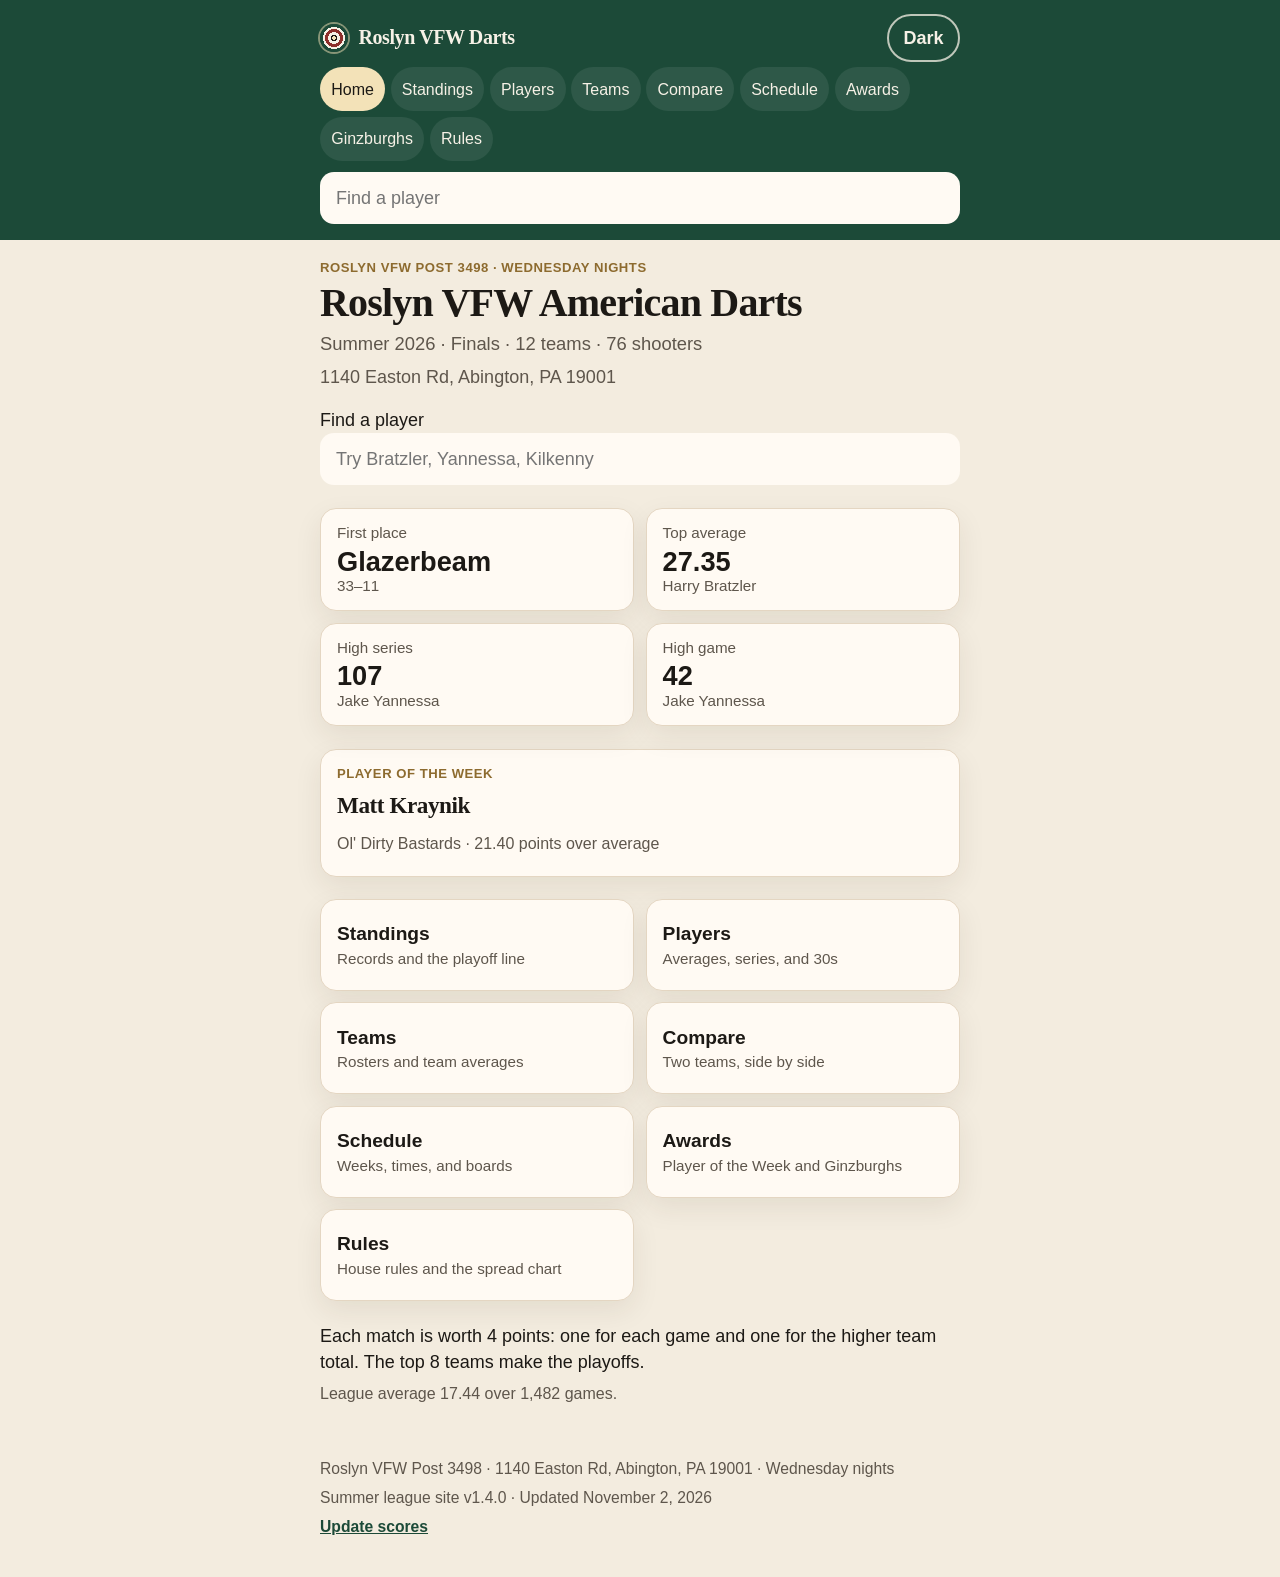
<file: index.html>
<!DOCTYPE html>
<html lang="en">
<head>
<meta charset="utf-8">
<meta name="viewport" content="width=device-width, initial-scale=1, viewport-fit=cover">
<meta name="theme-color" content="#1c4a38">
<script>
(function () {
  var theme = "light";
  try {
    var saved = localStorage.getItem("roslynDarts.theme");
    if (saved === "light" || saved === "dark") theme = saved;
    else if (window.matchMedia && matchMedia("(prefers-color-scheme: dark)").matches) theme = "dark";
  } catch (e) {}
  document.documentElement.setAttribute("data-theme", theme);
  var meta = document.querySelector('meta[name="theme-color"]');
  if (meta) meta.setAttribute("content", theme === "dark" ? "#10241c" : "#1c4a38");
})();
</script>
<meta name="description" content="Summer 2026 standings, averages, and schedule for Wednesday night darts at Roslyn VFW Post 3498.">
<title>Roslyn VFW Darts</title>
<link rel="icon" href="favicon.svg">
<link rel="stylesheet" href="css/site.css?v=1.4.0">
</head>
<body data-page="home">
<a class="skip" href="#content">Skip to content</a>
<header class="top">
  <div class="top-inner">
    <div class="brand-row">
    <a class="brand" href="index.html"><span class="mark" aria-hidden="true"></span><span>Roslyn VFW Darts</span></a>
    <button type="button" class="theme-toggle" aria-pressed="false" aria-label="Switch to dark mode"><span class="theme-label">Dark</span></button>
  </div>
    <nav class="nav" aria-label="Sections">
      <a href="index.html" data-nav="home">Home</a>
      <a href="standings.html" data-nav="standings">Standings</a>
      <a href="players.html" data-nav="players">Players</a>
      <a href="teams.html" data-nav="teams">Teams</a>
      <a href="compare.html" data-nav="compare">Compare</a>
      <a href="schedule.html" data-nav="schedule">Schedule</a>
      <a href="awards.html" data-nav="awards">Awards</a>
      <a href="ginzburghs.html" data-nav="ginzburghs">Ginzburghs</a>
      <a href="rules.html" data-nav="rules">Rules</a>
    </nav>
    <form class="finder" role="search">
      <label><span class="sr">Find a player</span><input type="search" placeholder="Find a player" autocomplete="off" autocapitalize="none" autocorrect="off" spellcheck="false" enterkeyhint="search"></label>
      <div class="finder-results" role="listbox" hidden></div>
    </form>
  </div>
</header>
<main id="content" class="wrap">
  <p>Loading the Summer 2026 scores…</p>
</main>
<footer class="foot">
  <p>Roslyn VFW Post 3498 · 1140 Easton Rd, Abington, PA 19001 · Wednesday nights</p>
  <p>Summer league site <span data-version></span> · <span data-updated>Updated from the workbook</span></p>
  <p><a href="update.html">Update scores</a></p>
</footer>
<noscript><p class="wrap">This site needs JavaScript so it can read the league file.</p></noscript>
<script src="js/config.js?v=1.4.0"></script>
<script src="js/names.js?v=1.4.0"></script>
<script src="js/app.js?v=1.4.0"></script>
</body>
</html>
</file>
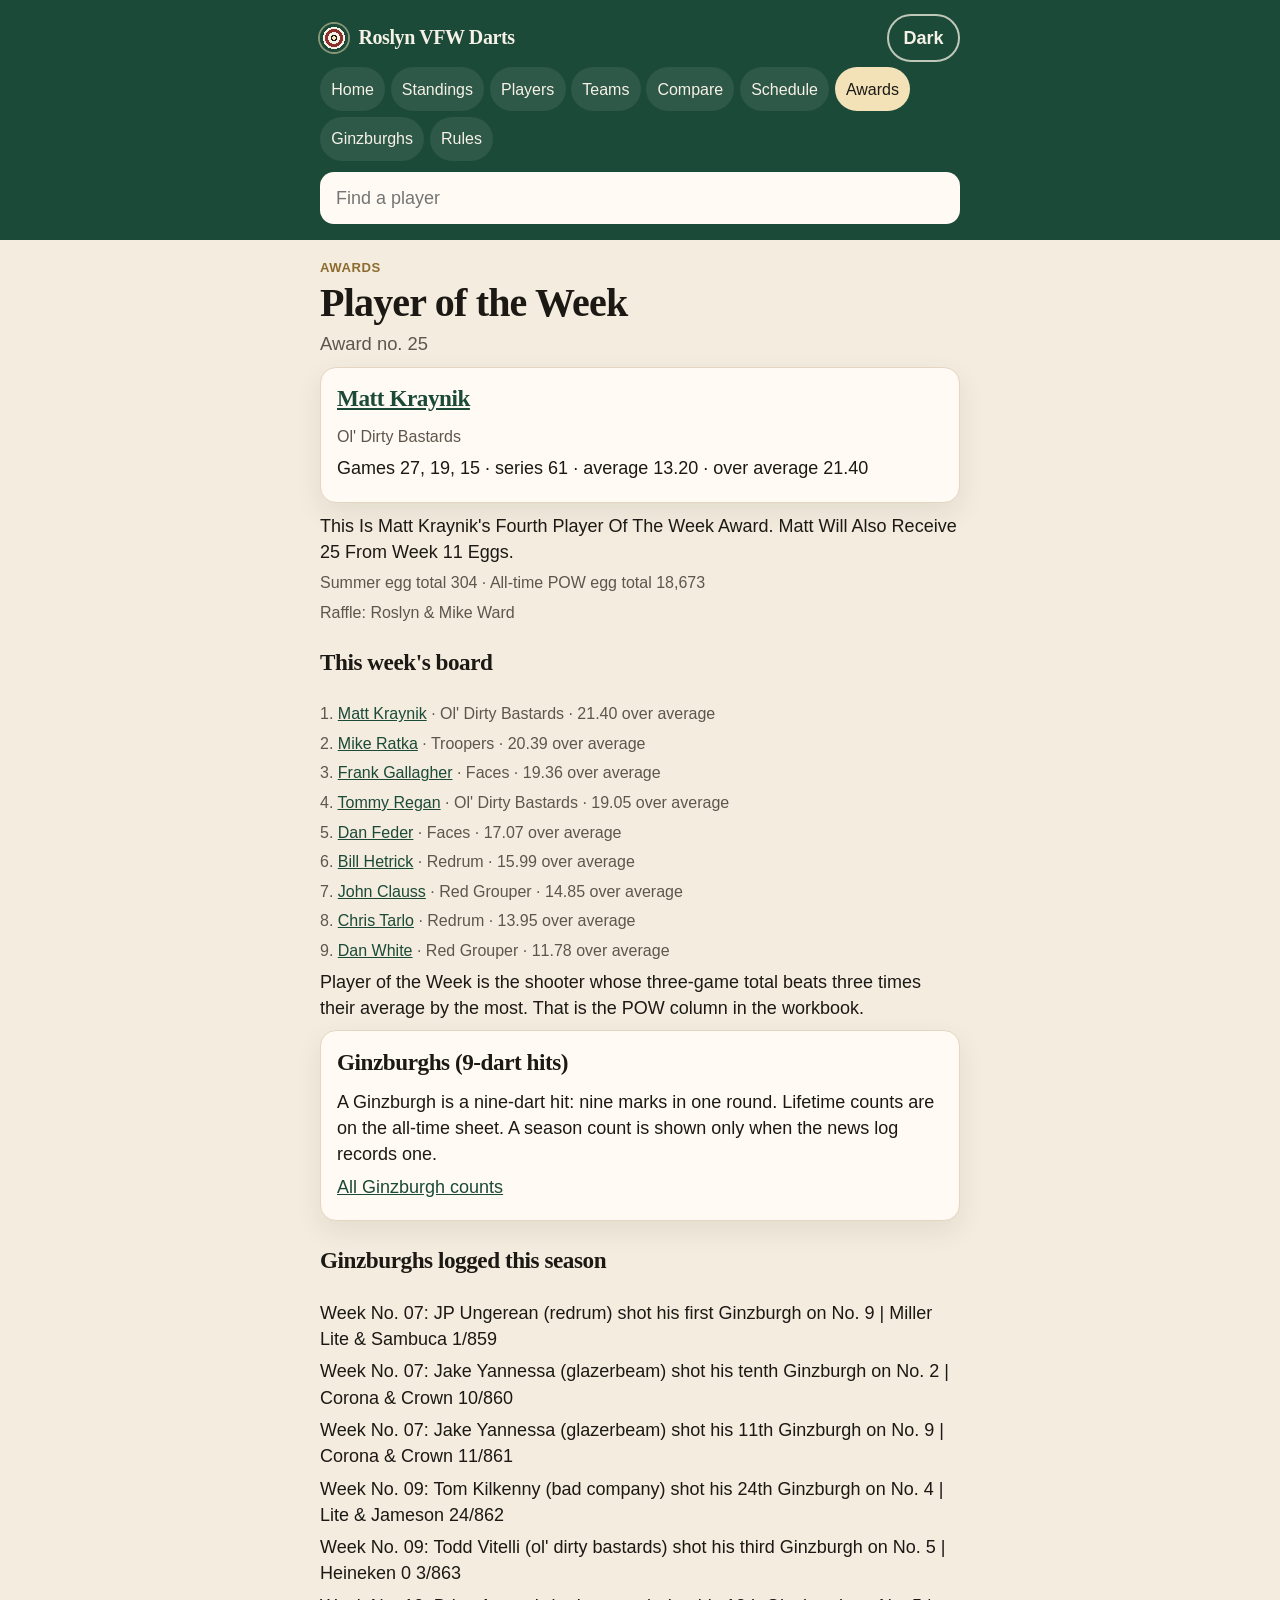
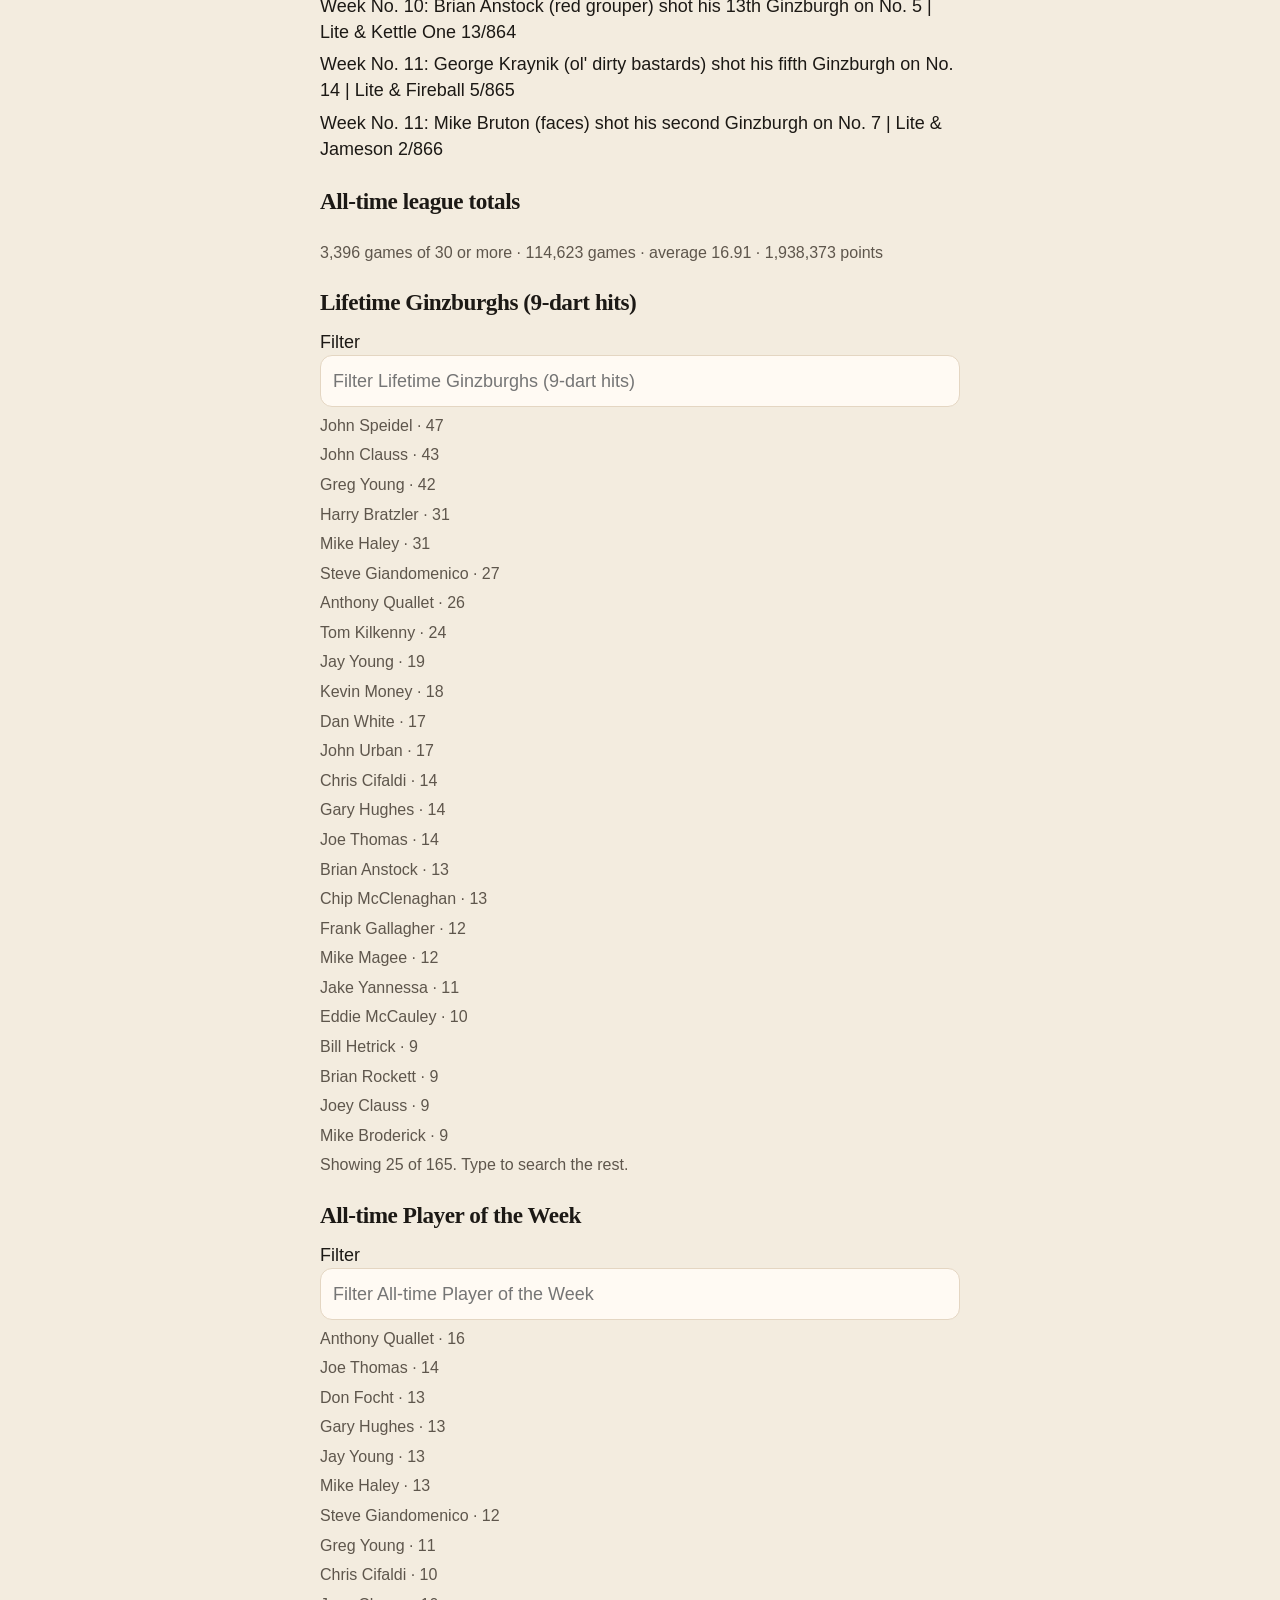
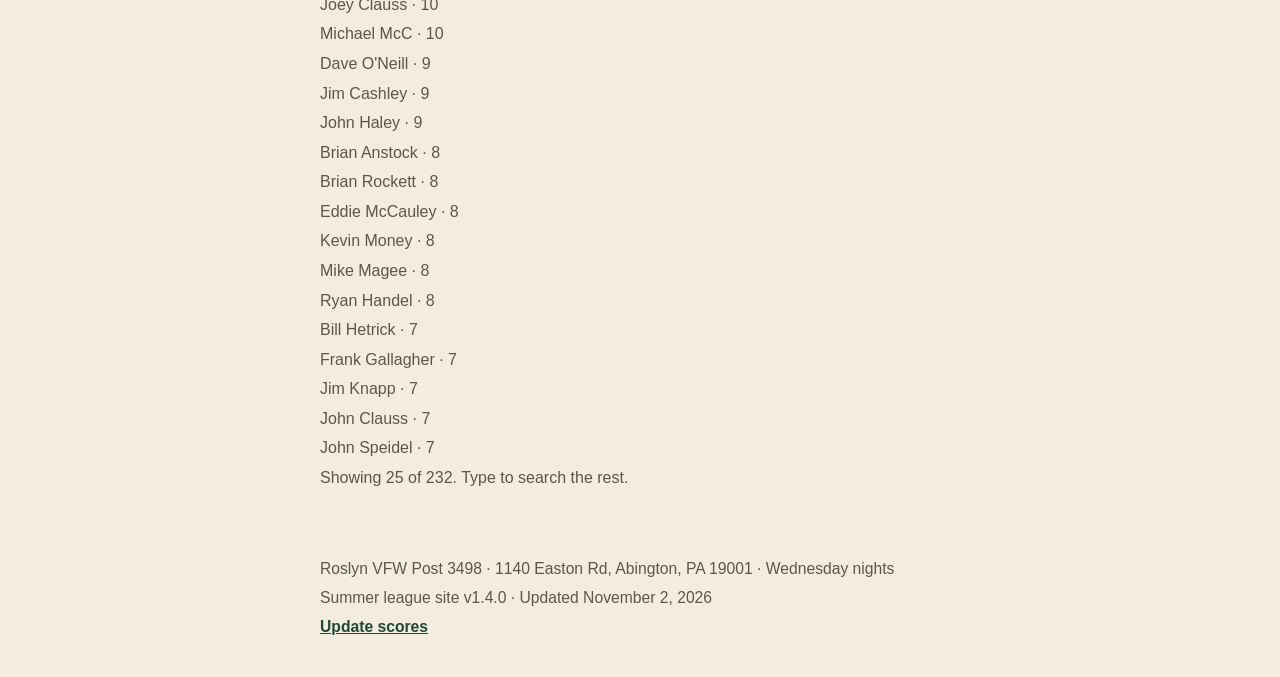
<file: awards.html>
<!DOCTYPE html>
<html lang="en">
<head>
<meta charset="utf-8">
<meta name="viewport" content="width=device-width, initial-scale=1, viewport-fit=cover">
<meta name="theme-color" content="#1c4a38">
<script>
(function () {
  var theme = "light";
  try {
    var saved = localStorage.getItem("roslynDarts.theme");
    if (saved === "light" || saved === "dark") theme = saved;
    else if (window.matchMedia && matchMedia("(prefers-color-scheme: dark)").matches) theme = "dark";
  } catch (e) {}
  document.documentElement.setAttribute("data-theme", theme);
  var meta = document.querySelector('meta[name="theme-color"]');
  if (meta) meta.setAttribute("content", theme === "dark" ? "#10241c" : "#1c4a38");
})();
</script>
<meta name="description" content="Summer 2026 standings, averages, and schedule for Wednesday night darts at Roslyn VFW Post 3498.">
<title>Awards · Roslyn VFW Darts</title>
<link rel="icon" href="favicon.svg">
<link rel="stylesheet" href="css/site.css?v=1.4.0">
</head>
<body data-page="awards">
<a class="skip" href="#content">Skip to content</a>
<header class="top">
  <div class="top-inner">
    <div class="brand-row">
    <a class="brand" href="index.html"><span class="mark" aria-hidden="true"></span><span>Roslyn VFW Darts</span></a>
    <button type="button" class="theme-toggle" aria-pressed="false" aria-label="Switch to dark mode"><span class="theme-label">Dark</span></button>
  </div>
    <nav class="nav" aria-label="Sections">
      <a href="index.html" data-nav="home">Home</a>
      <a href="standings.html" data-nav="standings">Standings</a>
      <a href="players.html" data-nav="players">Players</a>
      <a href="teams.html" data-nav="teams">Teams</a>
      <a href="compare.html" data-nav="compare">Compare</a>
      <a href="schedule.html" data-nav="schedule">Schedule</a>
      <a href="awards.html" data-nav="awards">Awards</a>
      <a href="ginzburghs.html" data-nav="ginzburghs">Ginzburghs</a>
      <a href="rules.html" data-nav="rules">Rules</a>
    </nav>
    <form class="finder" role="search">
      <label><span class="sr">Find a player</span><input type="search" placeholder="Find a player" autocomplete="off" autocapitalize="none" autocorrect="off" spellcheck="false" enterkeyhint="search"></label>
      <div class="finder-results" role="listbox" hidden></div>
    </form>
  </div>
</header>
<main id="content" class="wrap">
  <p>Loading the Summer 2026 scores…</p>
</main>
<footer class="foot">
  <p>Roslyn VFW Post 3498 · 1140 Easton Rd, Abington, PA 19001 · Wednesday nights</p>
  <p>Summer league site <span data-version></span> · <span data-updated>Updated from the workbook</span></p>
  <p><a href="update.html">Update scores</a></p>
</footer>
<noscript><p class="wrap">This site needs JavaScript so it can read the league file.</p></noscript>
<script src="js/config.js?v=1.4.0"></script>
<script src="js/names.js?v=1.4.0"></script>
<script src="js/app.js?v=1.4.0"></script>
</body>
</html>
</file>
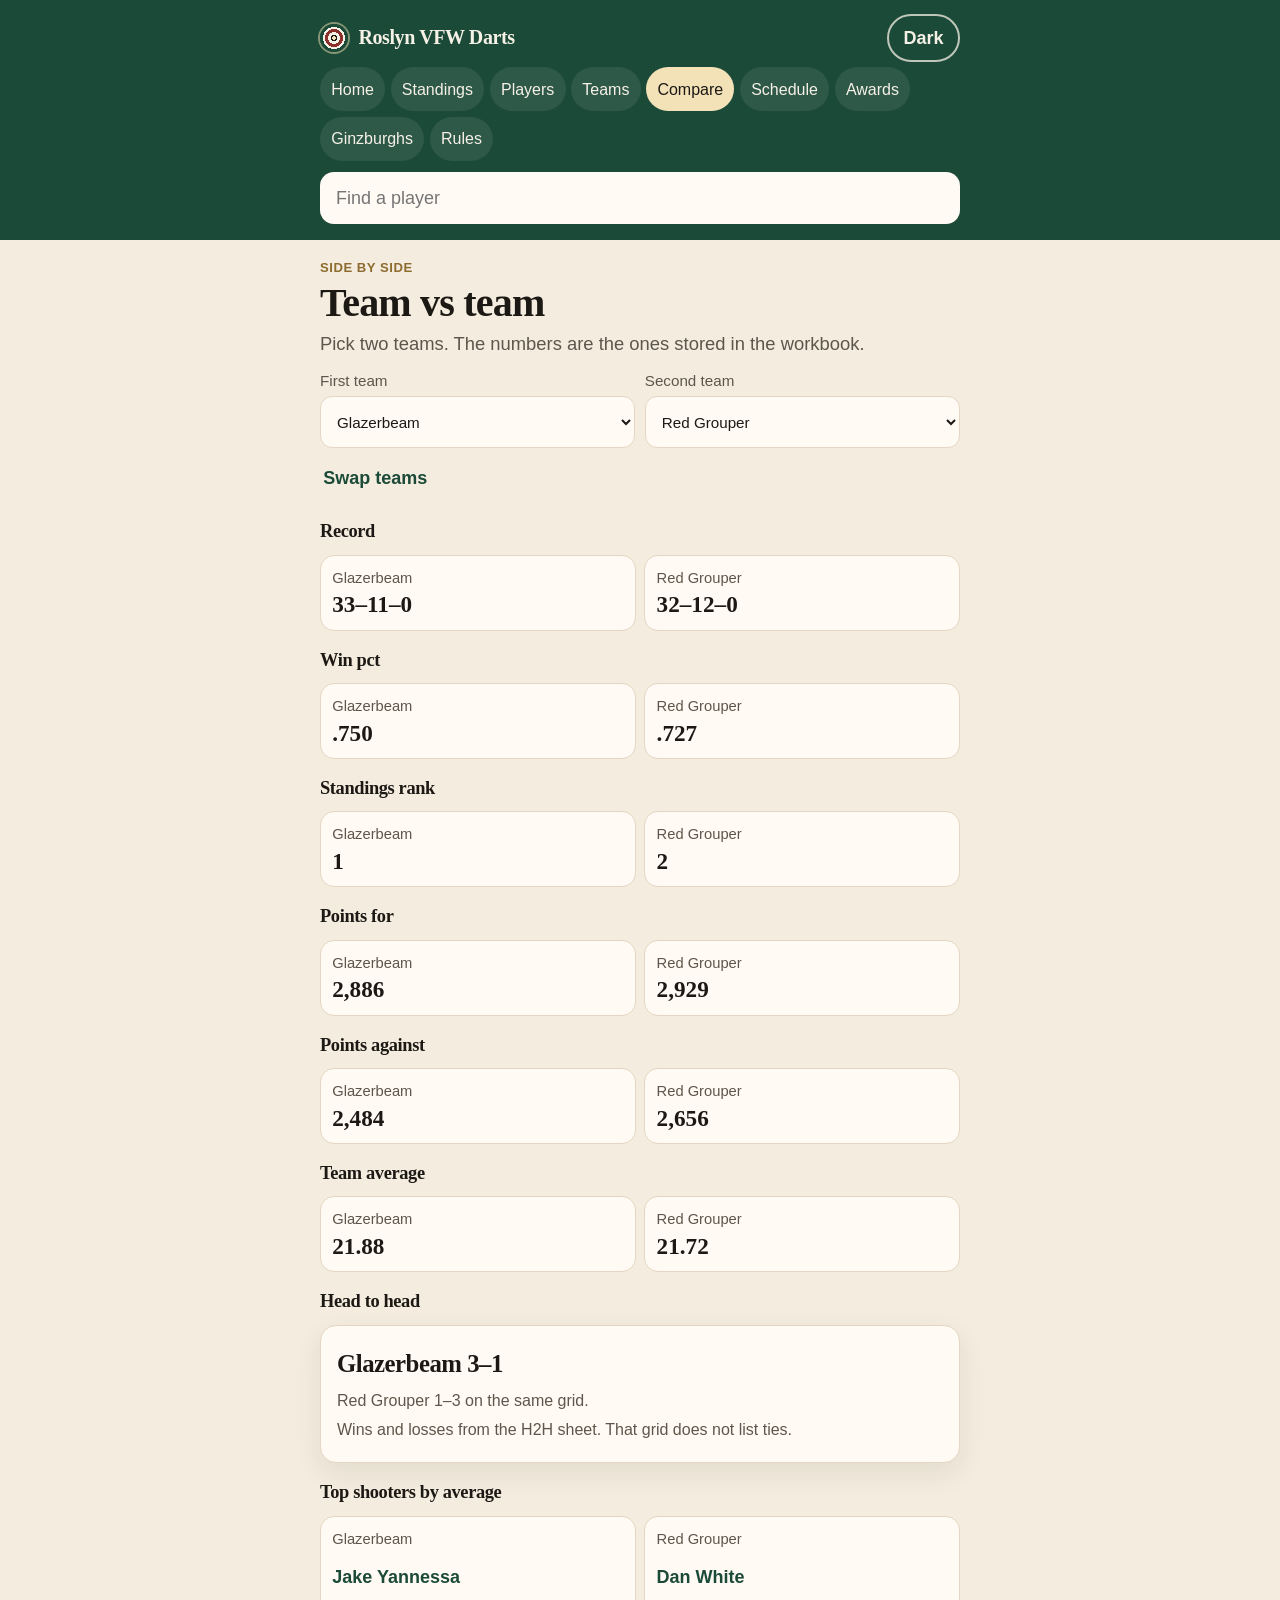
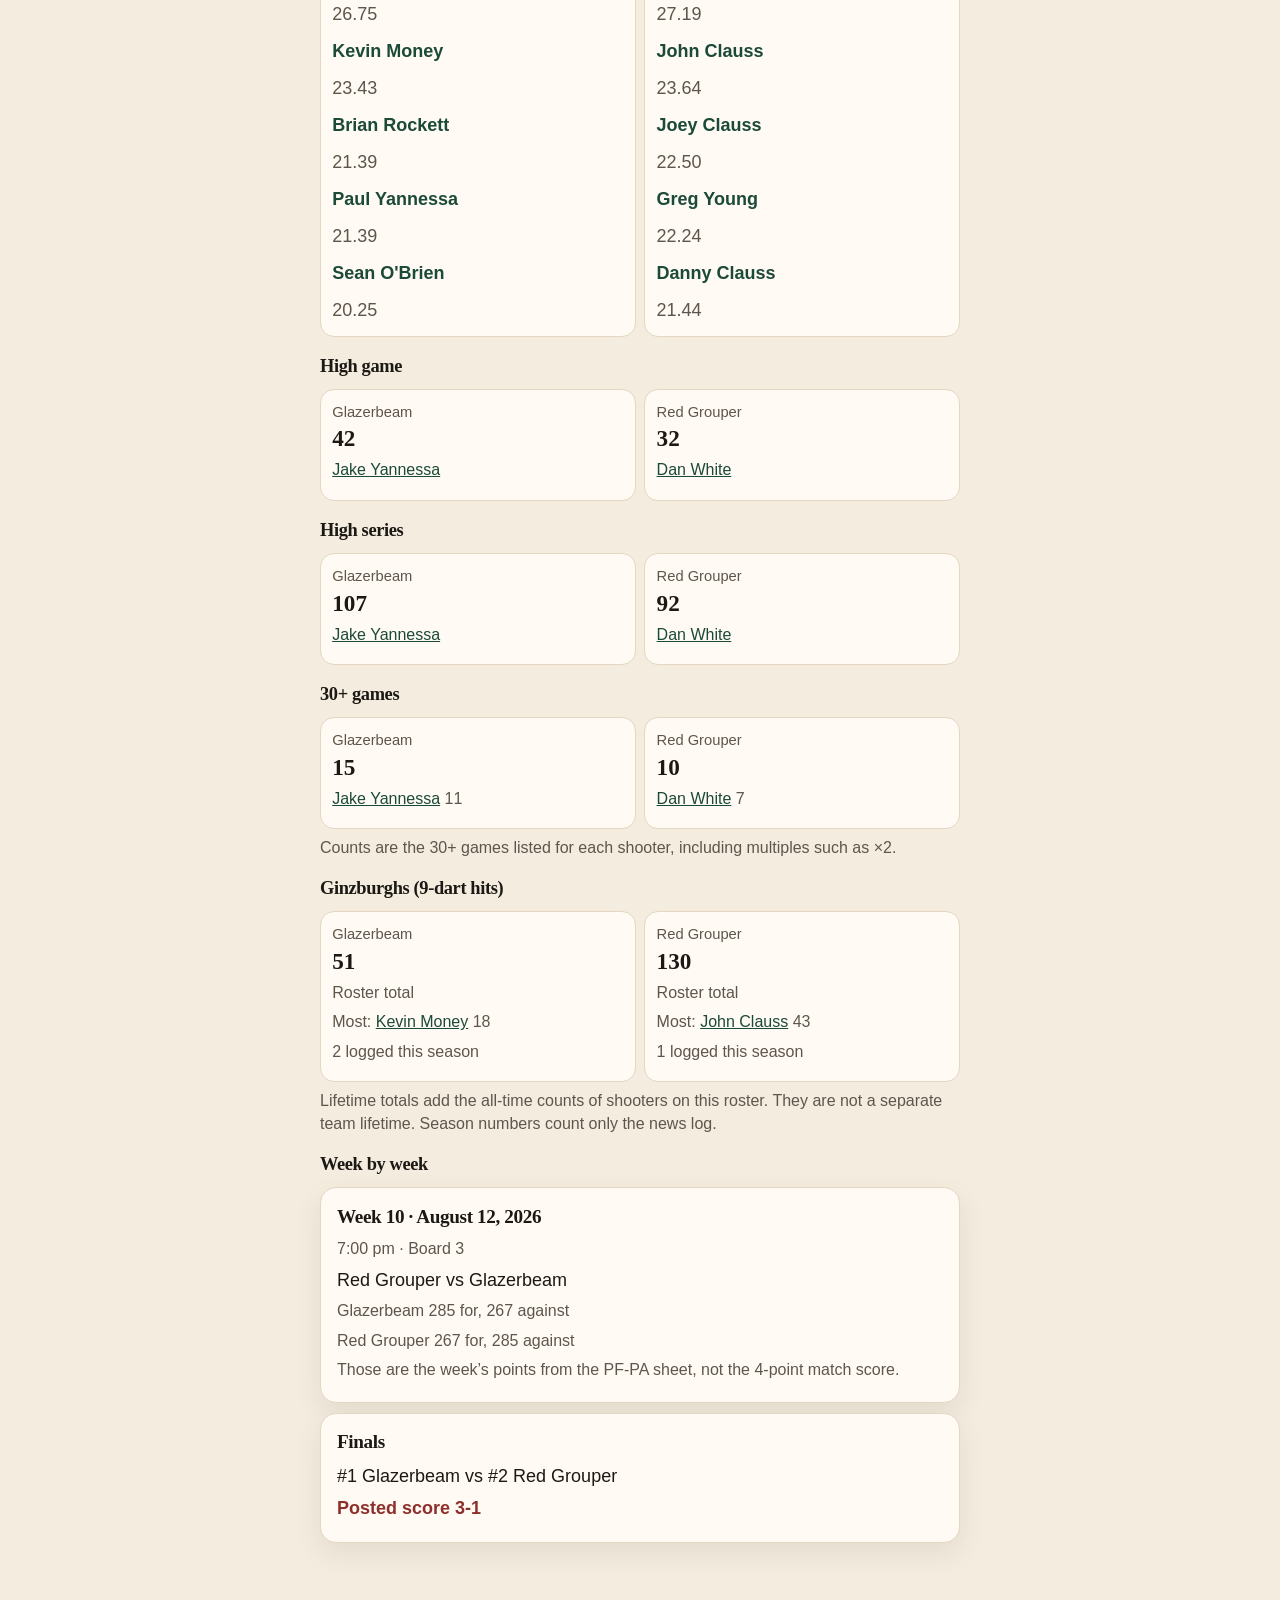
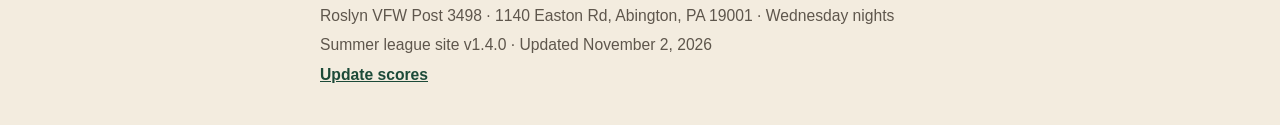
<file: compare.html>
<!DOCTYPE html>
<html lang="en">
<head>
<meta charset="utf-8">
<meta name="viewport" content="width=device-width, initial-scale=1, viewport-fit=cover">
<meta name="theme-color" content="#1c4a38">
<script>
(function () {
  var theme = "light";
  try {
    var saved = localStorage.getItem("roslynDarts.theme");
    if (saved === "light" || saved === "dark") theme = saved;
    else if (window.matchMedia && matchMedia("(prefers-color-scheme: dark)").matches) theme = "dark";
  } catch (e) {}
  document.documentElement.setAttribute("data-theme", theme);
  var meta = document.querySelector('meta[name="theme-color"]');
  if (meta) meta.setAttribute("content", theme === "dark" ? "#10241c" : "#1c4a38");
})();
</script>
<meta name="description" content="Summer 2026 standings, averages, and schedule for Wednesday night darts at Roslyn VFW Post 3498.">
<title>Compare teams · Roslyn VFW Darts</title>
<link rel="icon" href="favicon.svg">
<link rel="stylesheet" href="css/site.css?v=1.4.0">
</head>
<body data-page="compare">
<a class="skip" href="#content">Skip to content</a>
<header class="top">
  <div class="top-inner">
    <div class="brand-row">
    <a class="brand" href="index.html"><span class="mark" aria-hidden="true"></span><span>Roslyn VFW Darts</span></a>
    <button type="button" class="theme-toggle" aria-pressed="false" aria-label="Switch to dark mode"><span class="theme-label">Dark</span></button>
  </div>
    <nav class="nav" aria-label="Sections">
      <a href="index.html" data-nav="home">Home</a>
      <a href="standings.html" data-nav="standings">Standings</a>
      <a href="players.html" data-nav="players">Players</a>
      <a href="teams.html" data-nav="teams">Teams</a>
      <a href="compare.html" data-nav="compare">Compare</a>
      <a href="schedule.html" data-nav="schedule">Schedule</a>
      <a href="awards.html" data-nav="awards">Awards</a>
      <a href="ginzburghs.html" data-nav="ginzburghs">Ginzburghs</a>
      <a href="rules.html" data-nav="rules">Rules</a>
    </nav>
    <form class="finder" role="search">
      <label><span class="sr">Find a player</span><input type="search" placeholder="Find a player" autocomplete="off" autocapitalize="none" autocorrect="off" spellcheck="false" enterkeyhint="search"></label>
      <div class="finder-results" role="listbox" hidden></div>
    </form>
  </div>
</header>
<main id="content" class="wrap">
  <p>Loading the Summer 2026 scores…</p>
</main>
<footer class="foot">
  <p>Roslyn VFW Post 3498 · 1140 Easton Rd, Abington, PA 19001 · Wednesday nights</p>
  <p>Summer league site <span data-version></span> · <span data-updated>Updated from the workbook</span></p>
  <p><a href="update.html">Update scores</a></p>
</footer>
<noscript><p class="wrap">This site needs JavaScript so it can read the league file.</p></noscript>
<script src="js/config.js?v=1.4.0"></script>
<script src="js/names.js?v=1.4.0"></script>
<script src="js/app.js?v=1.4.0"></script>
</body>
</html>
</file>
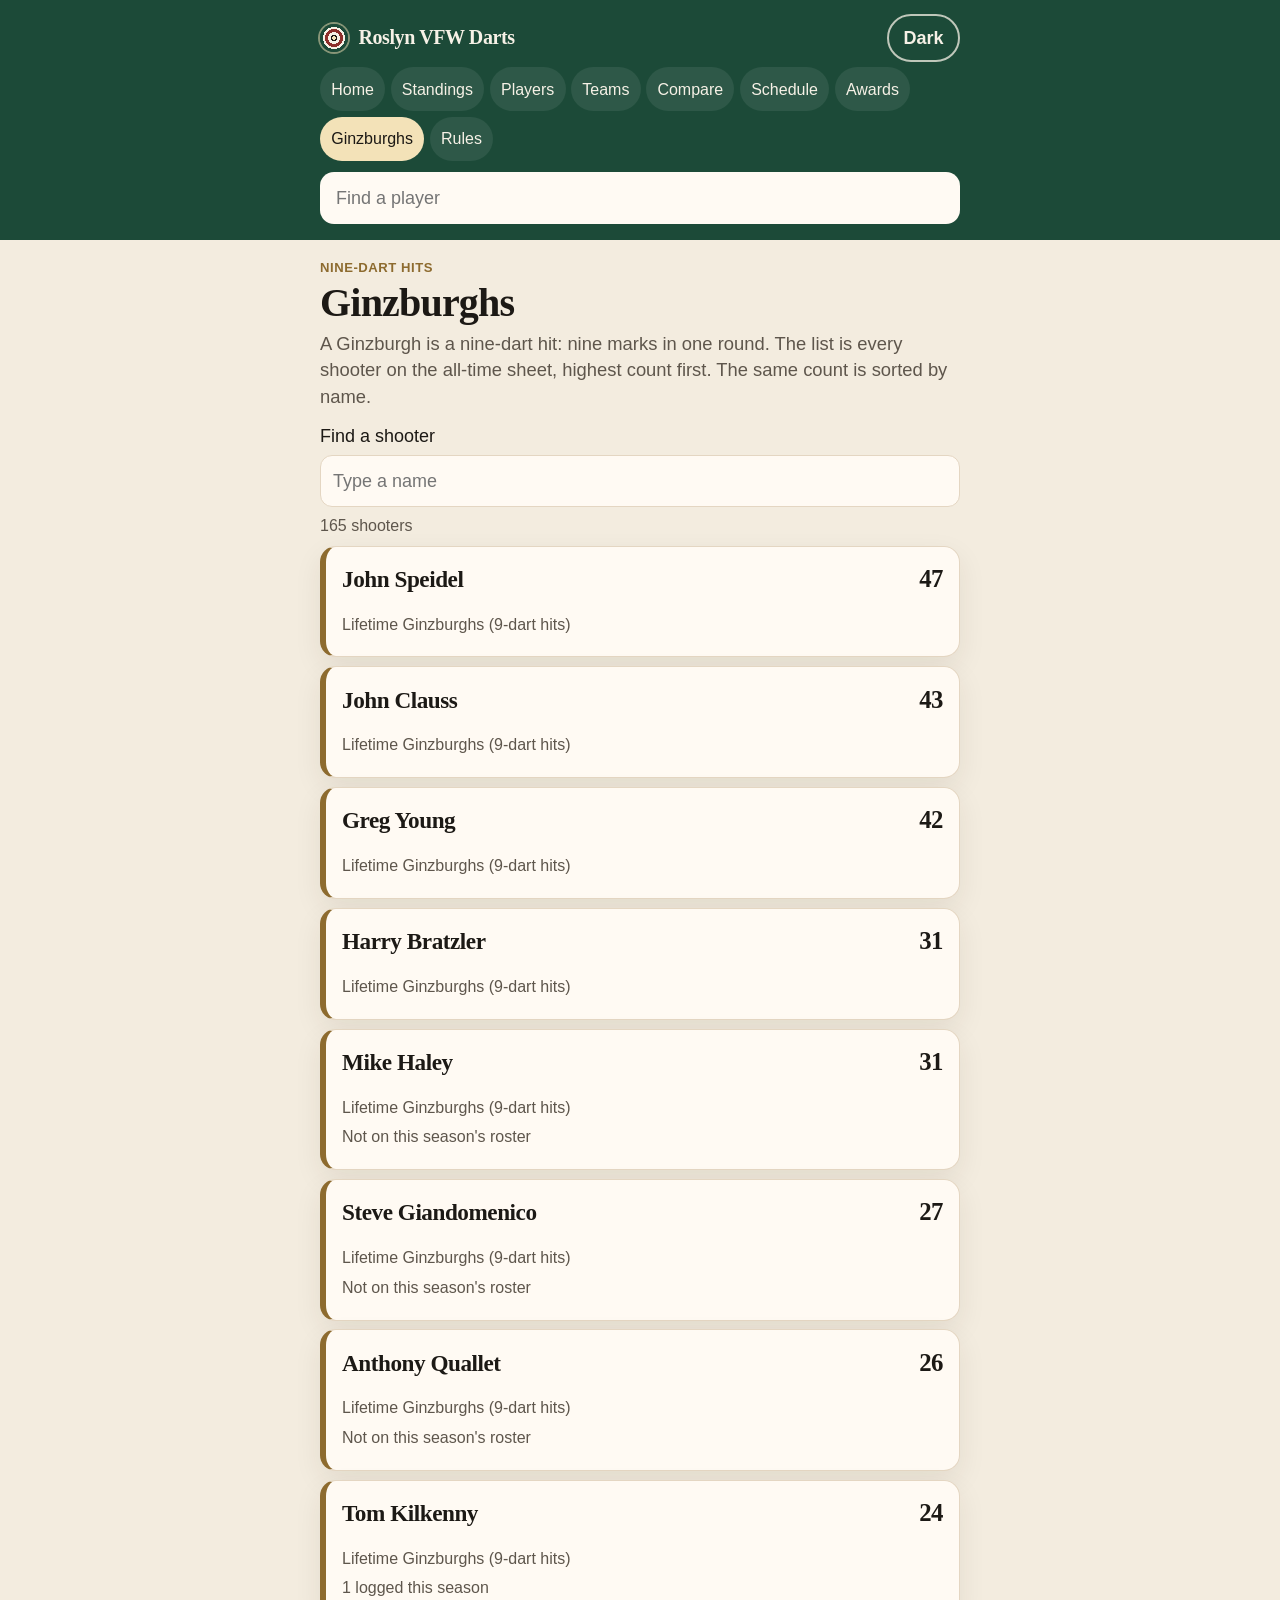
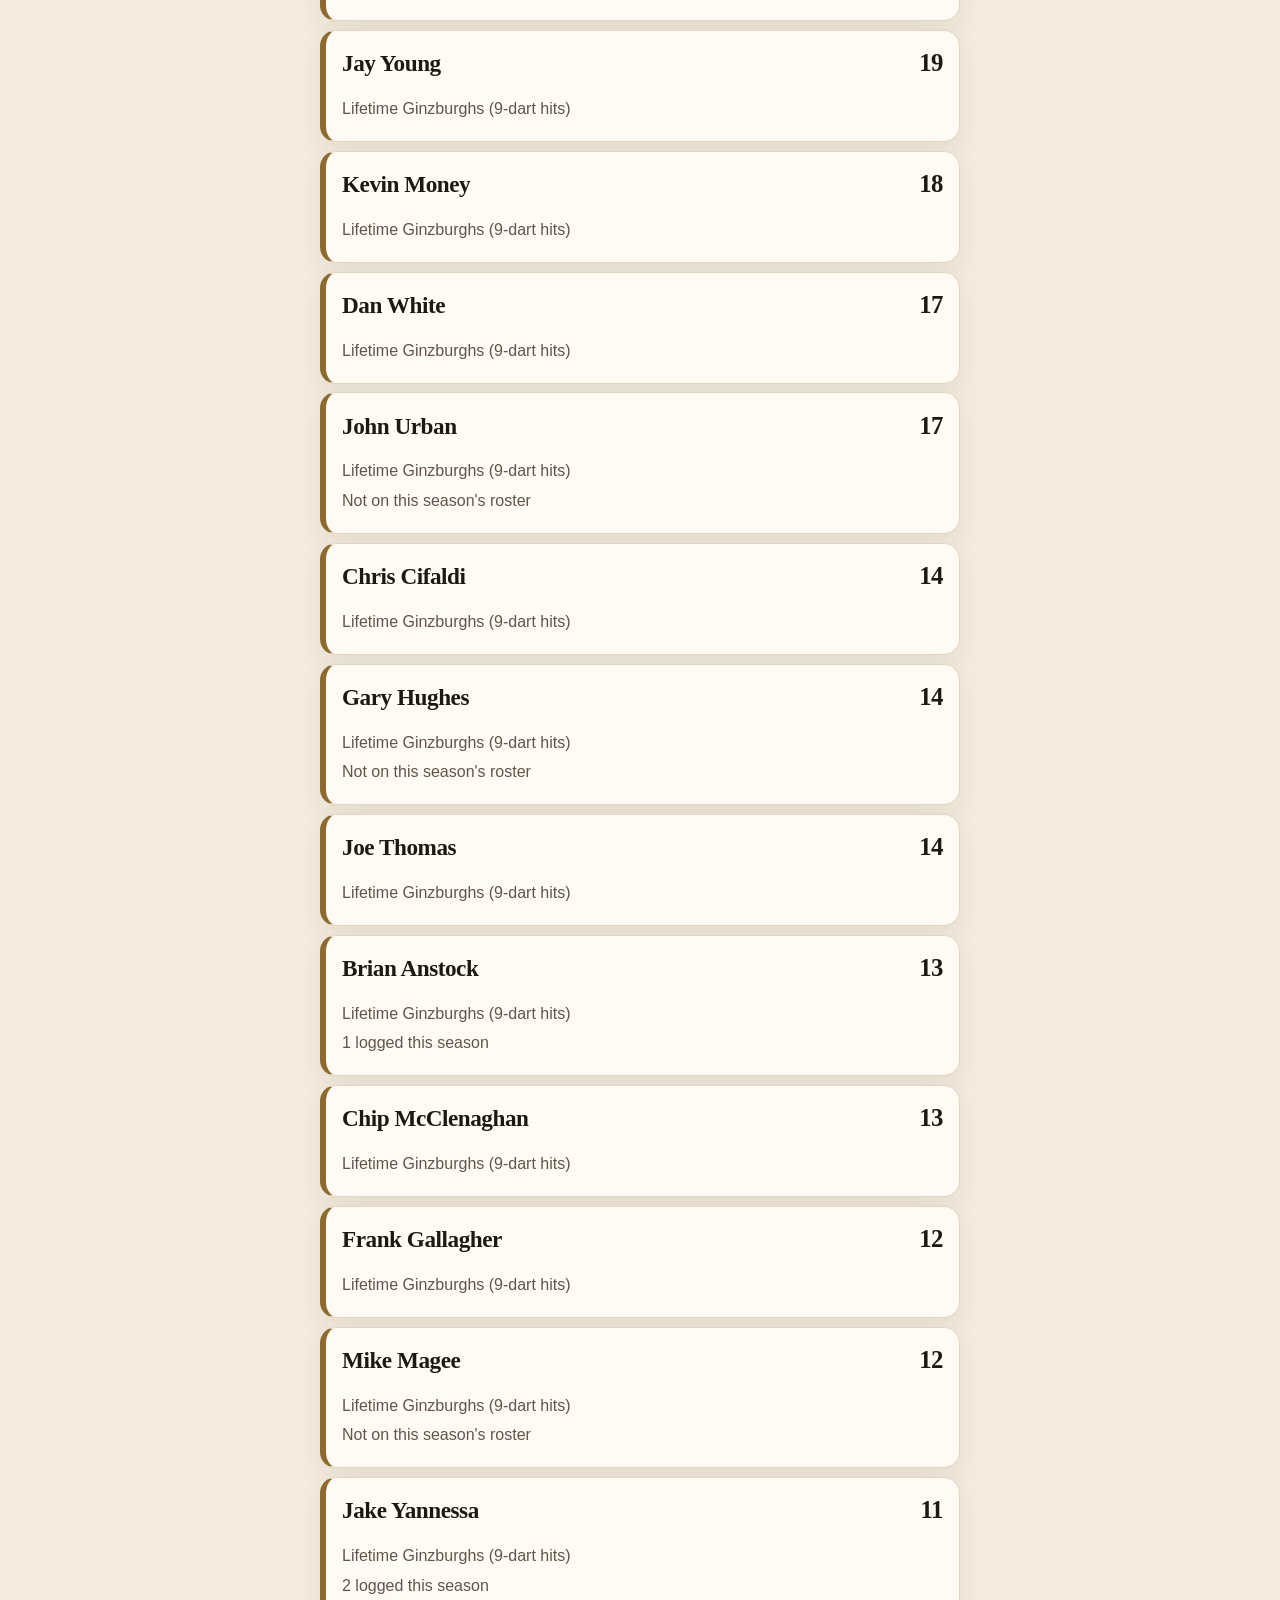
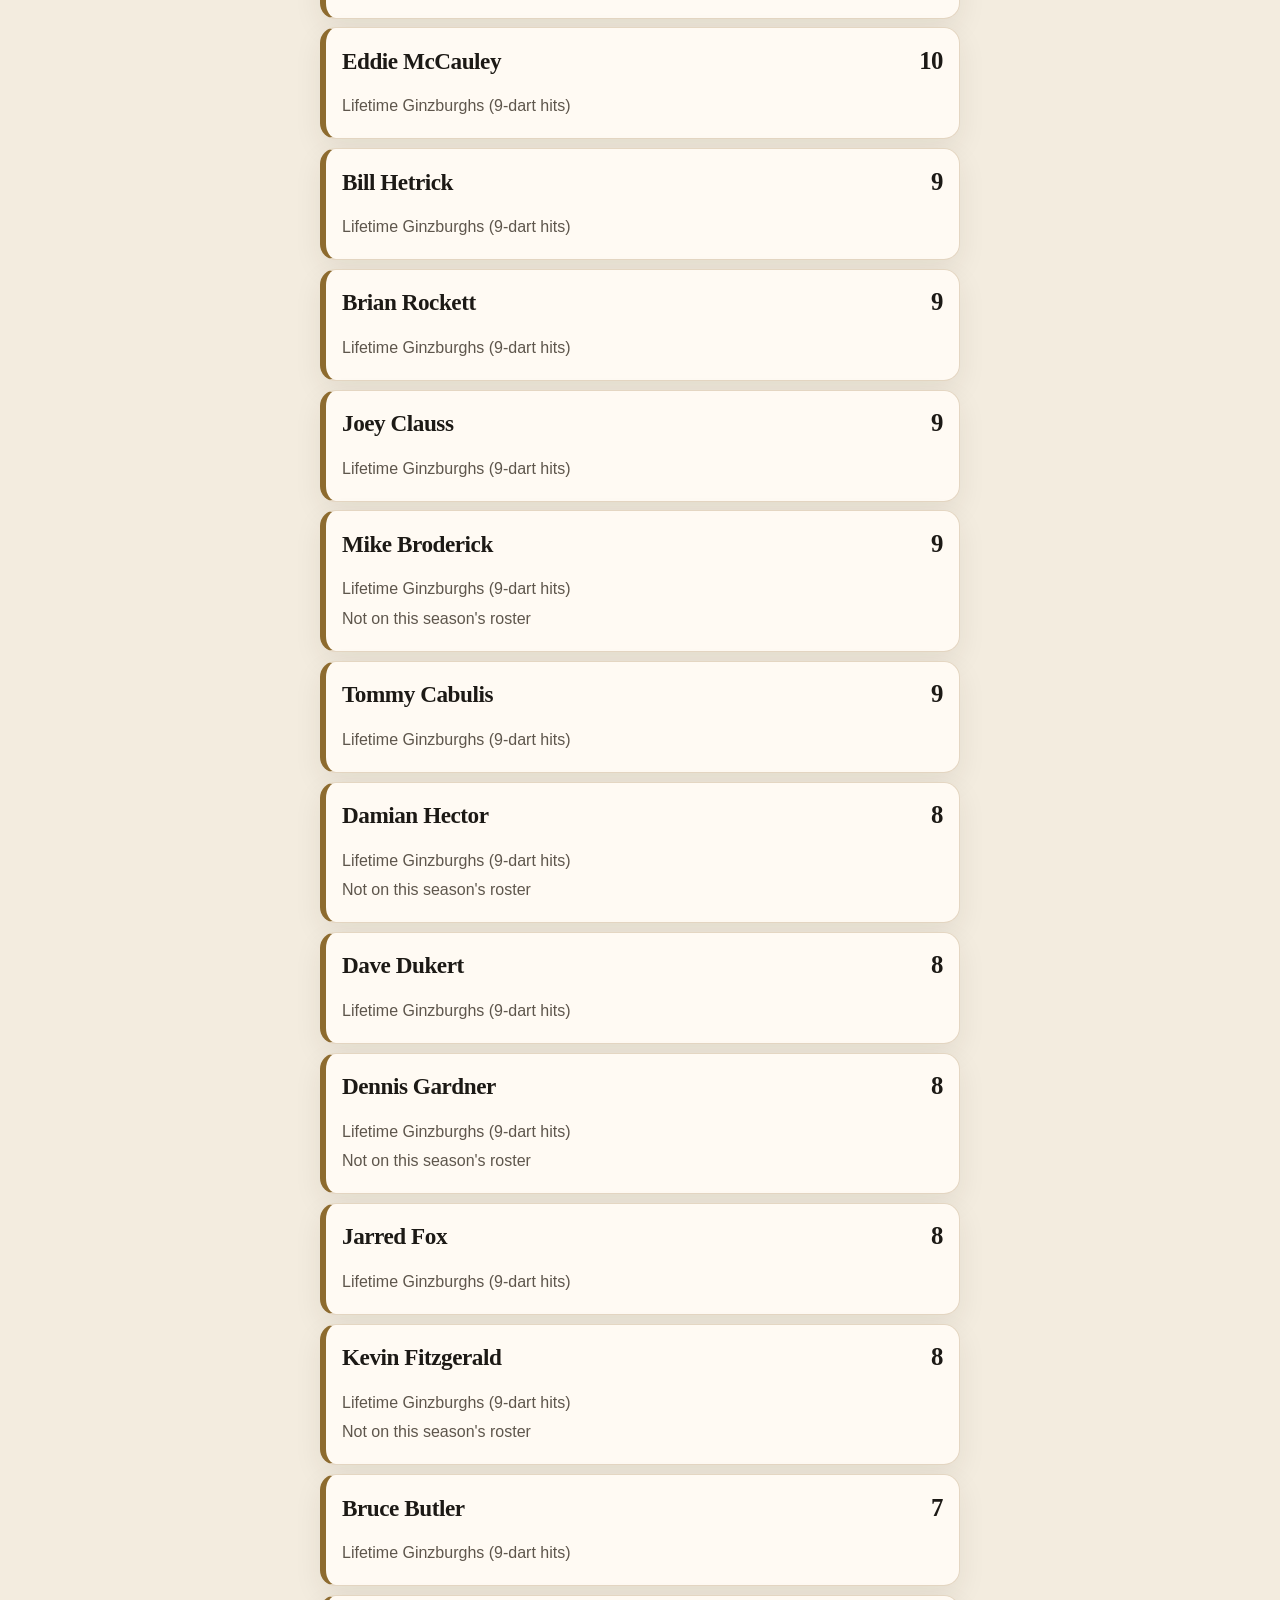
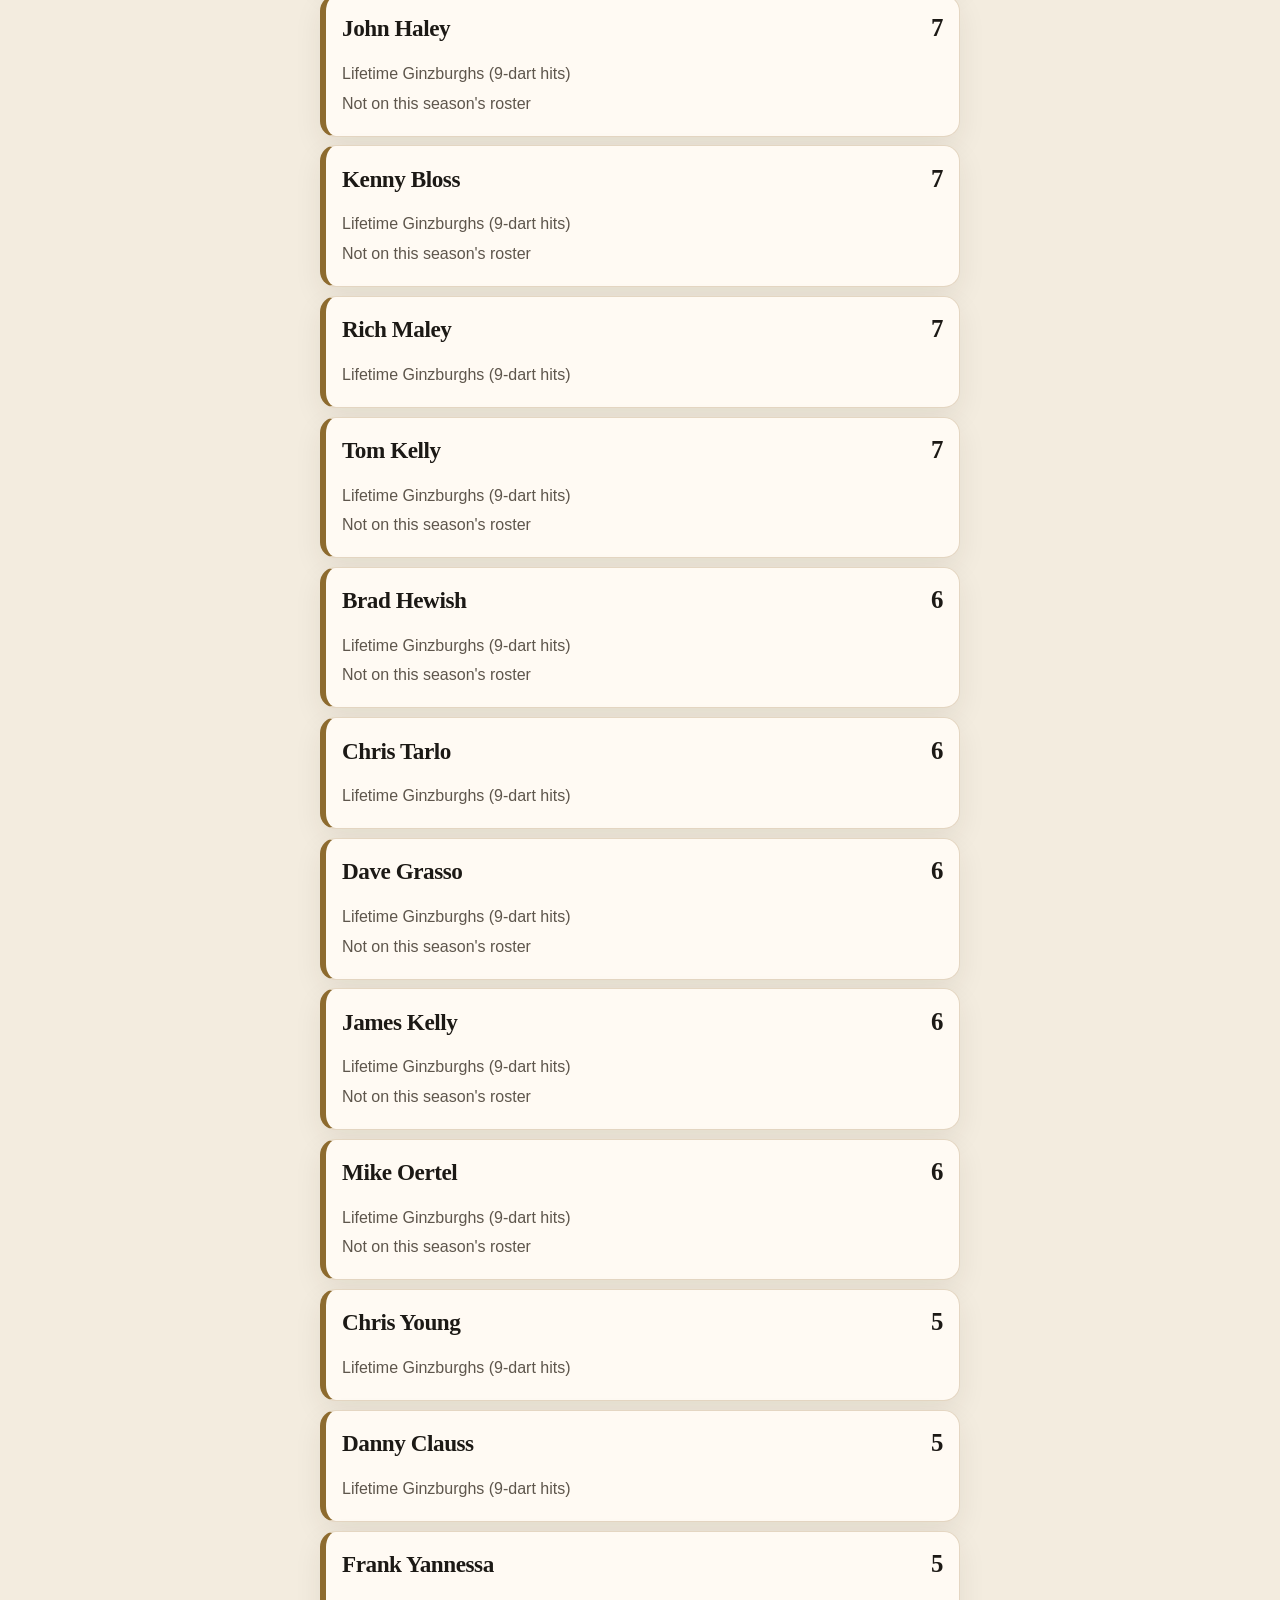
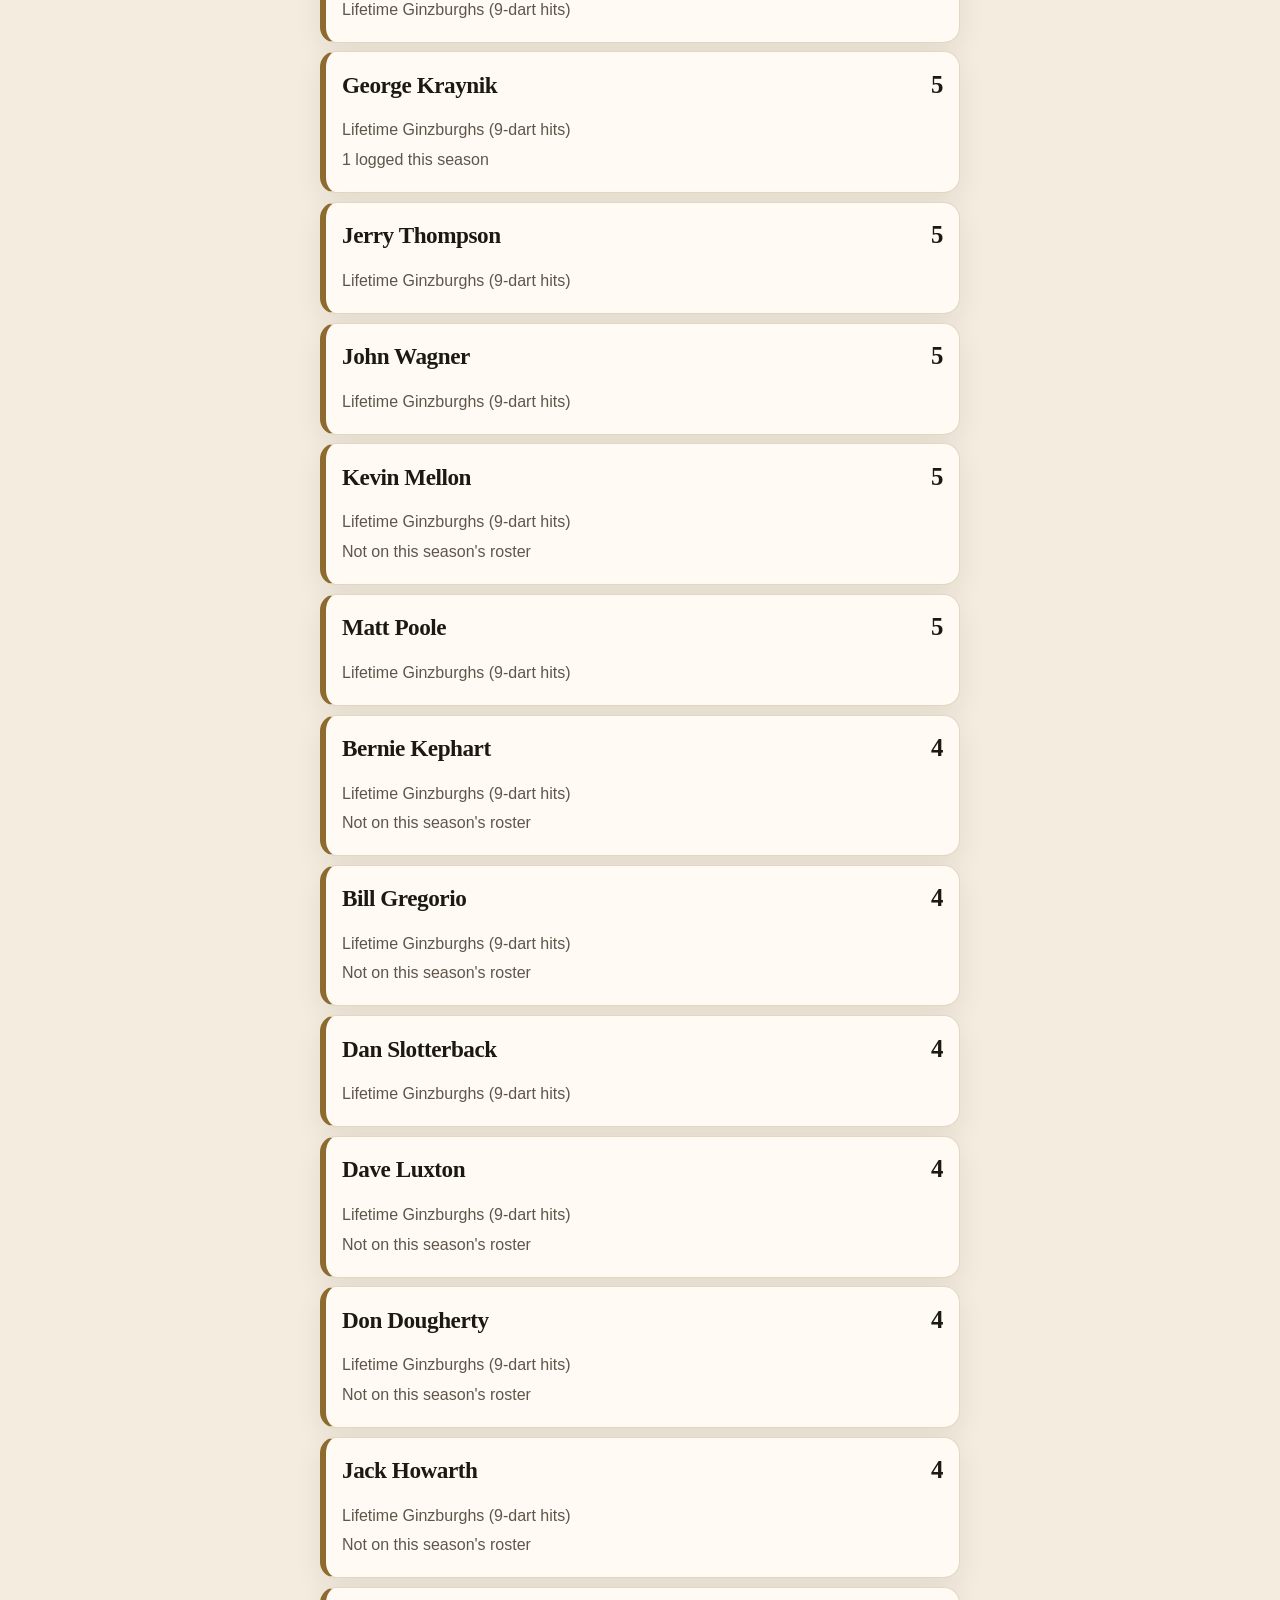
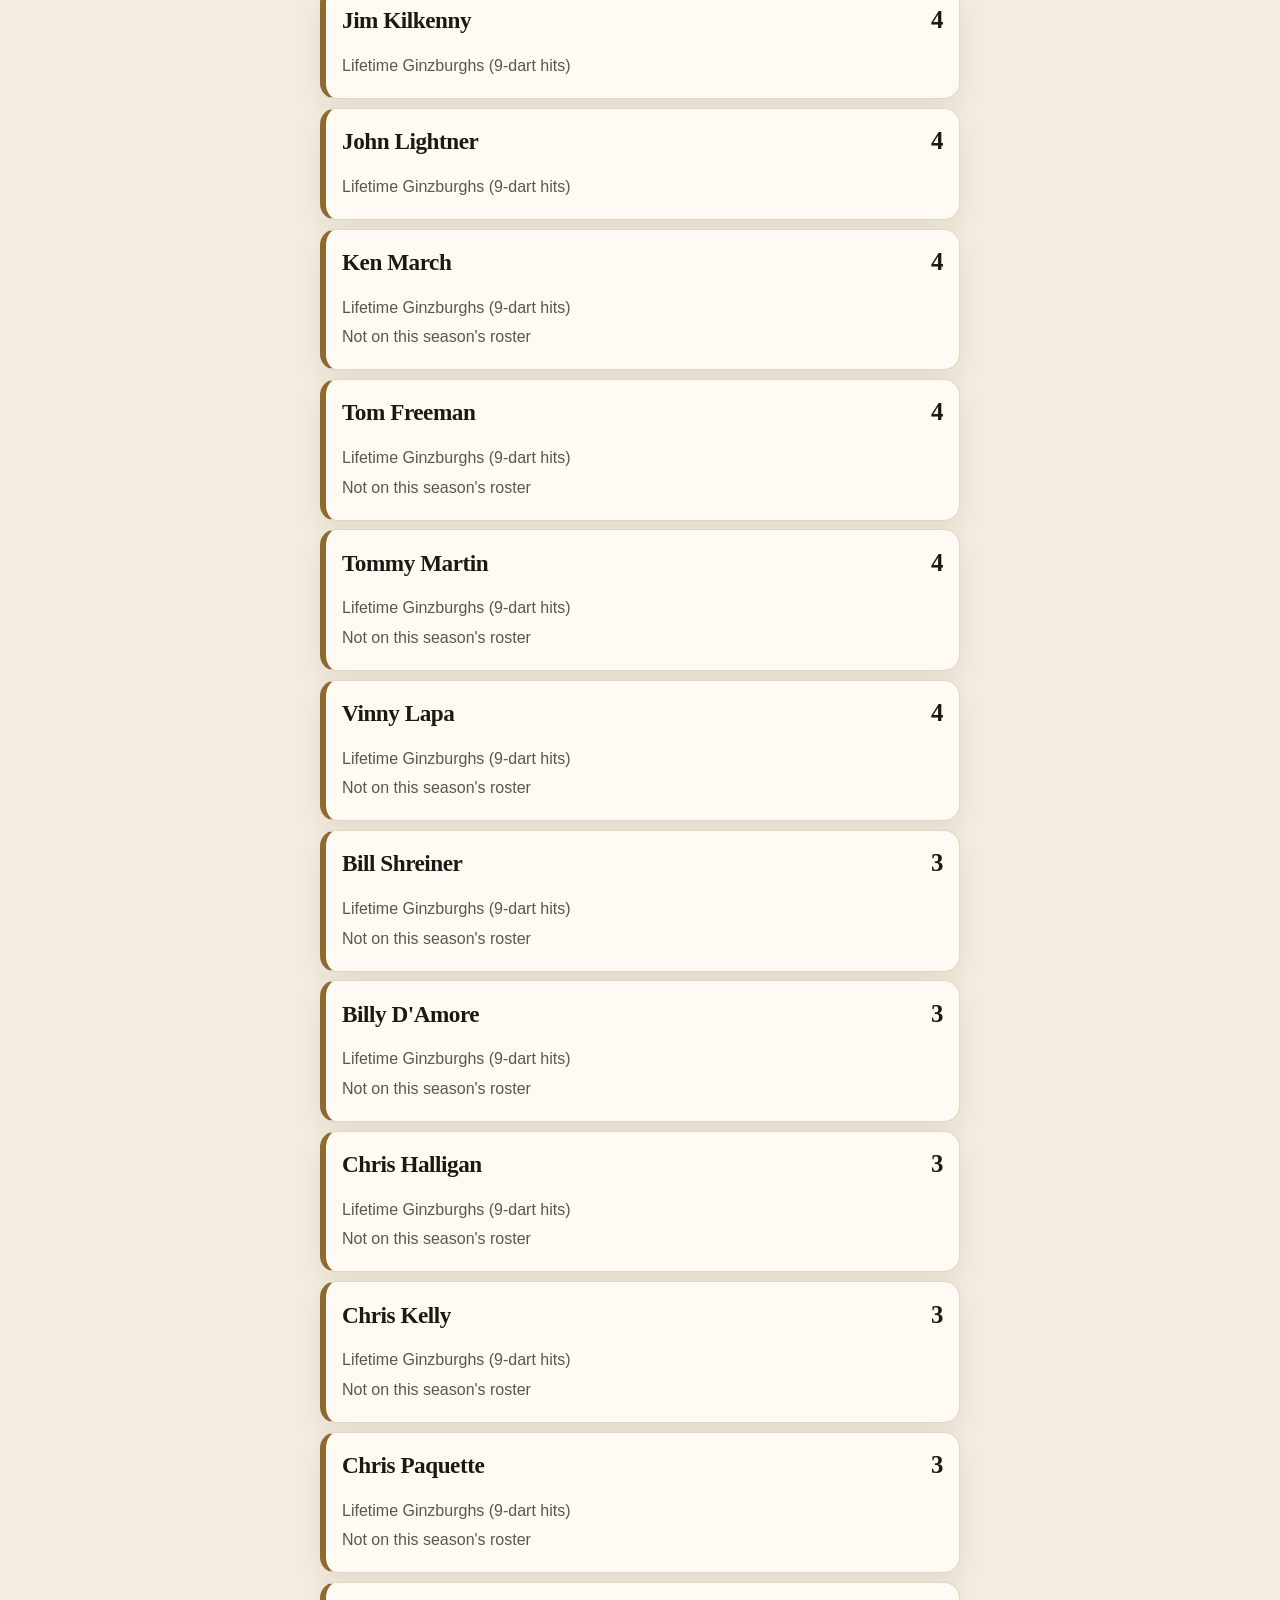
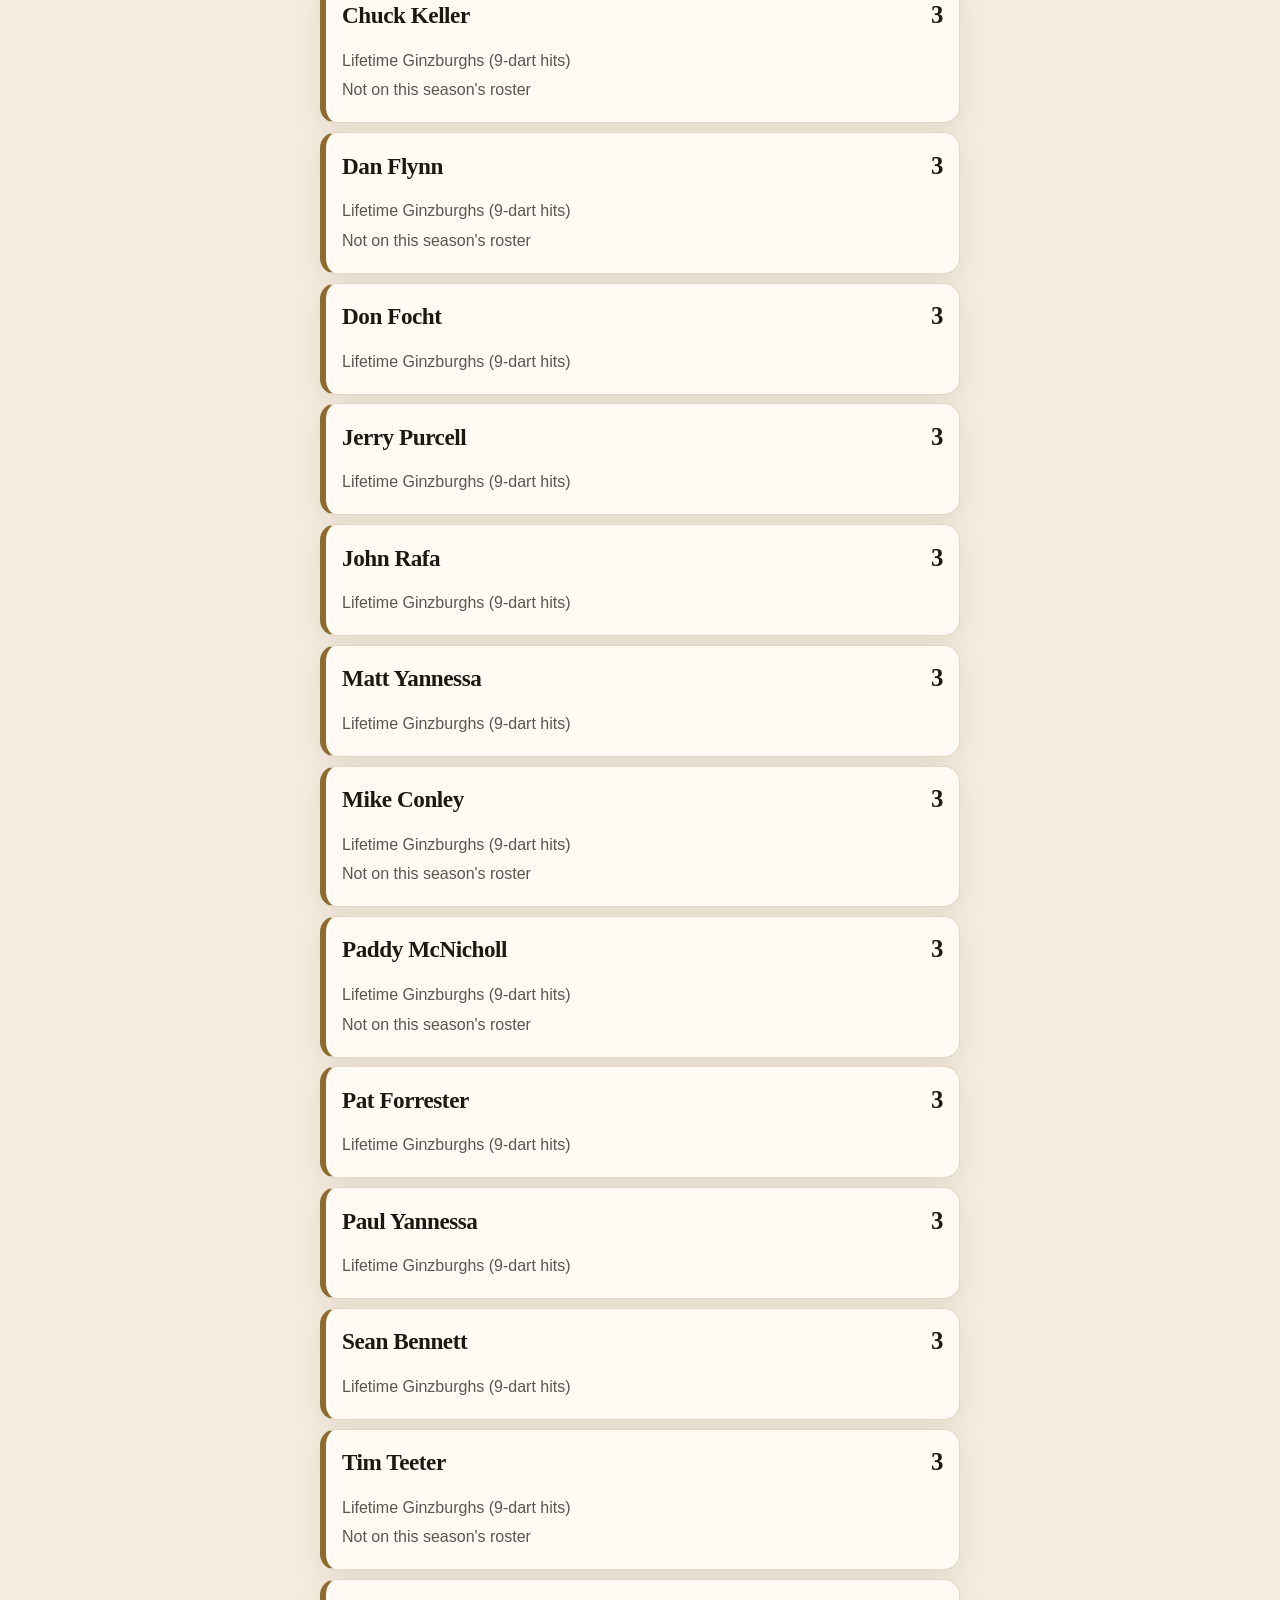
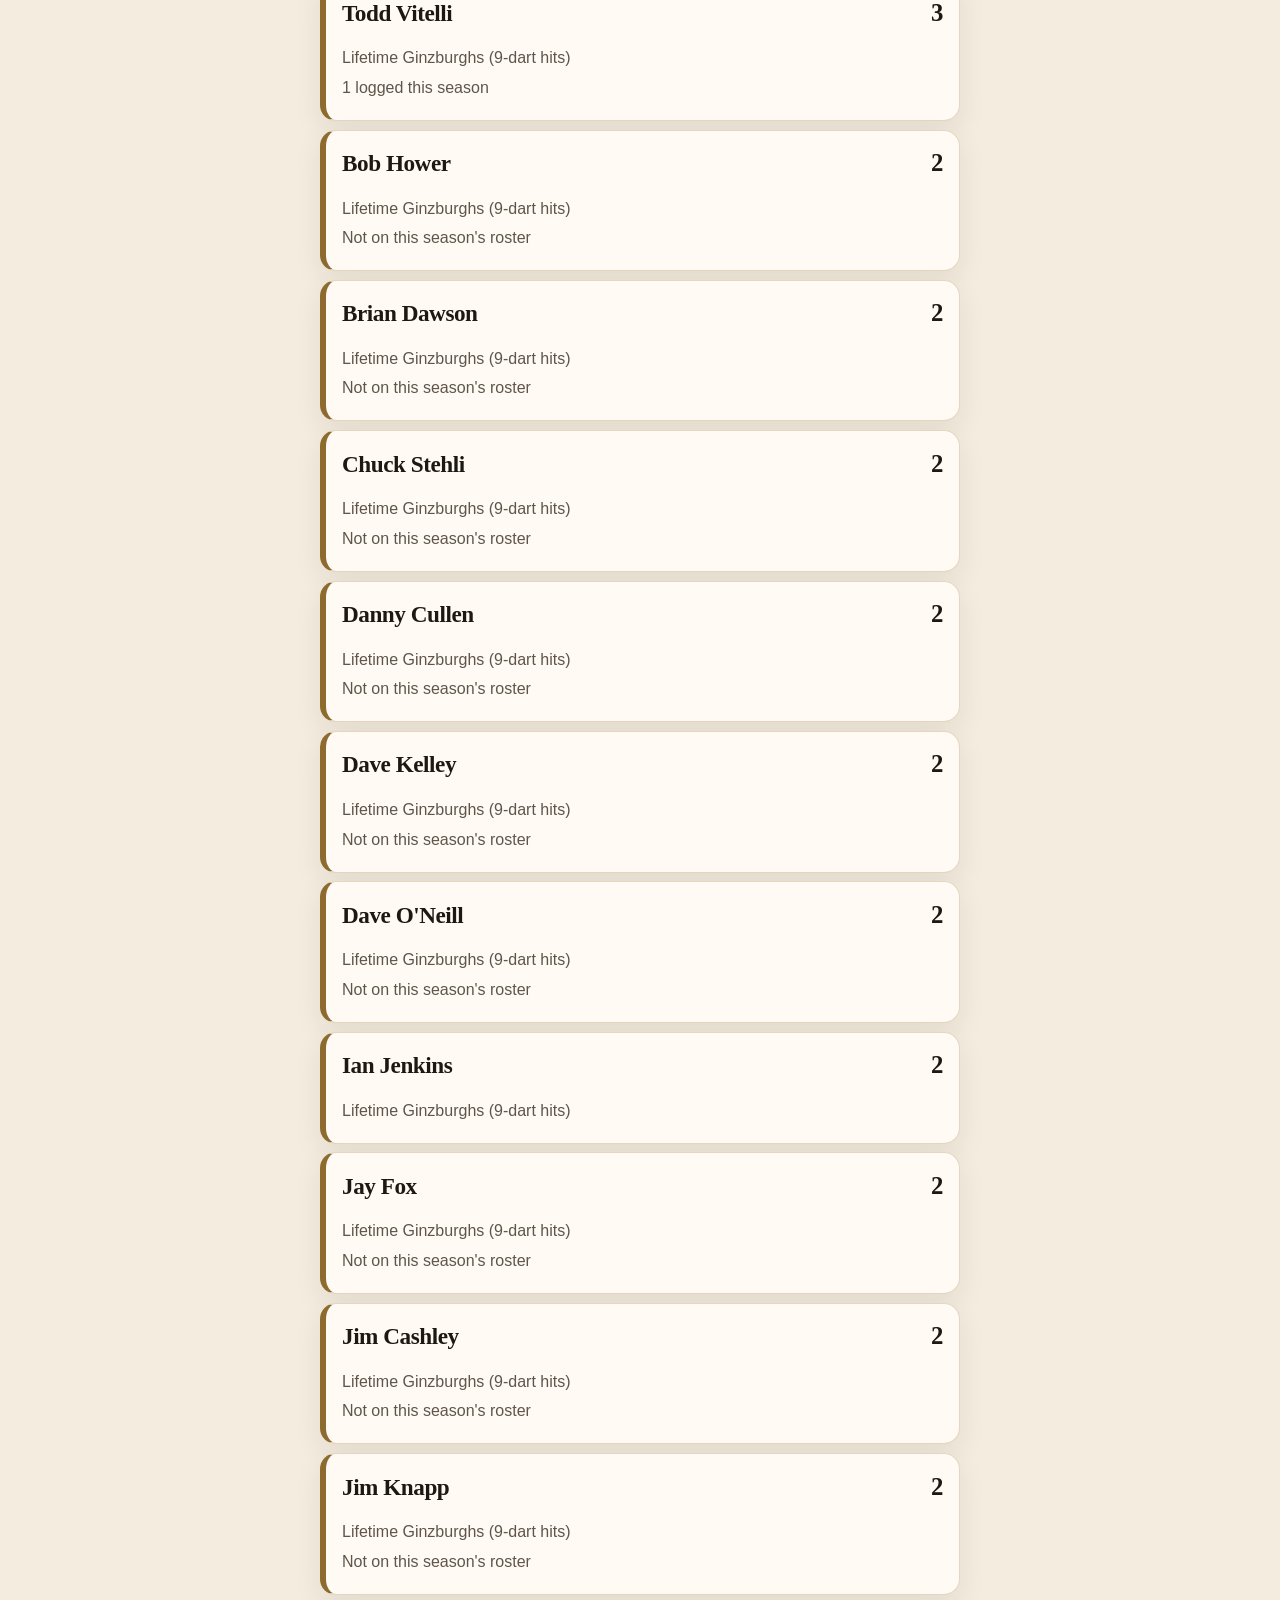
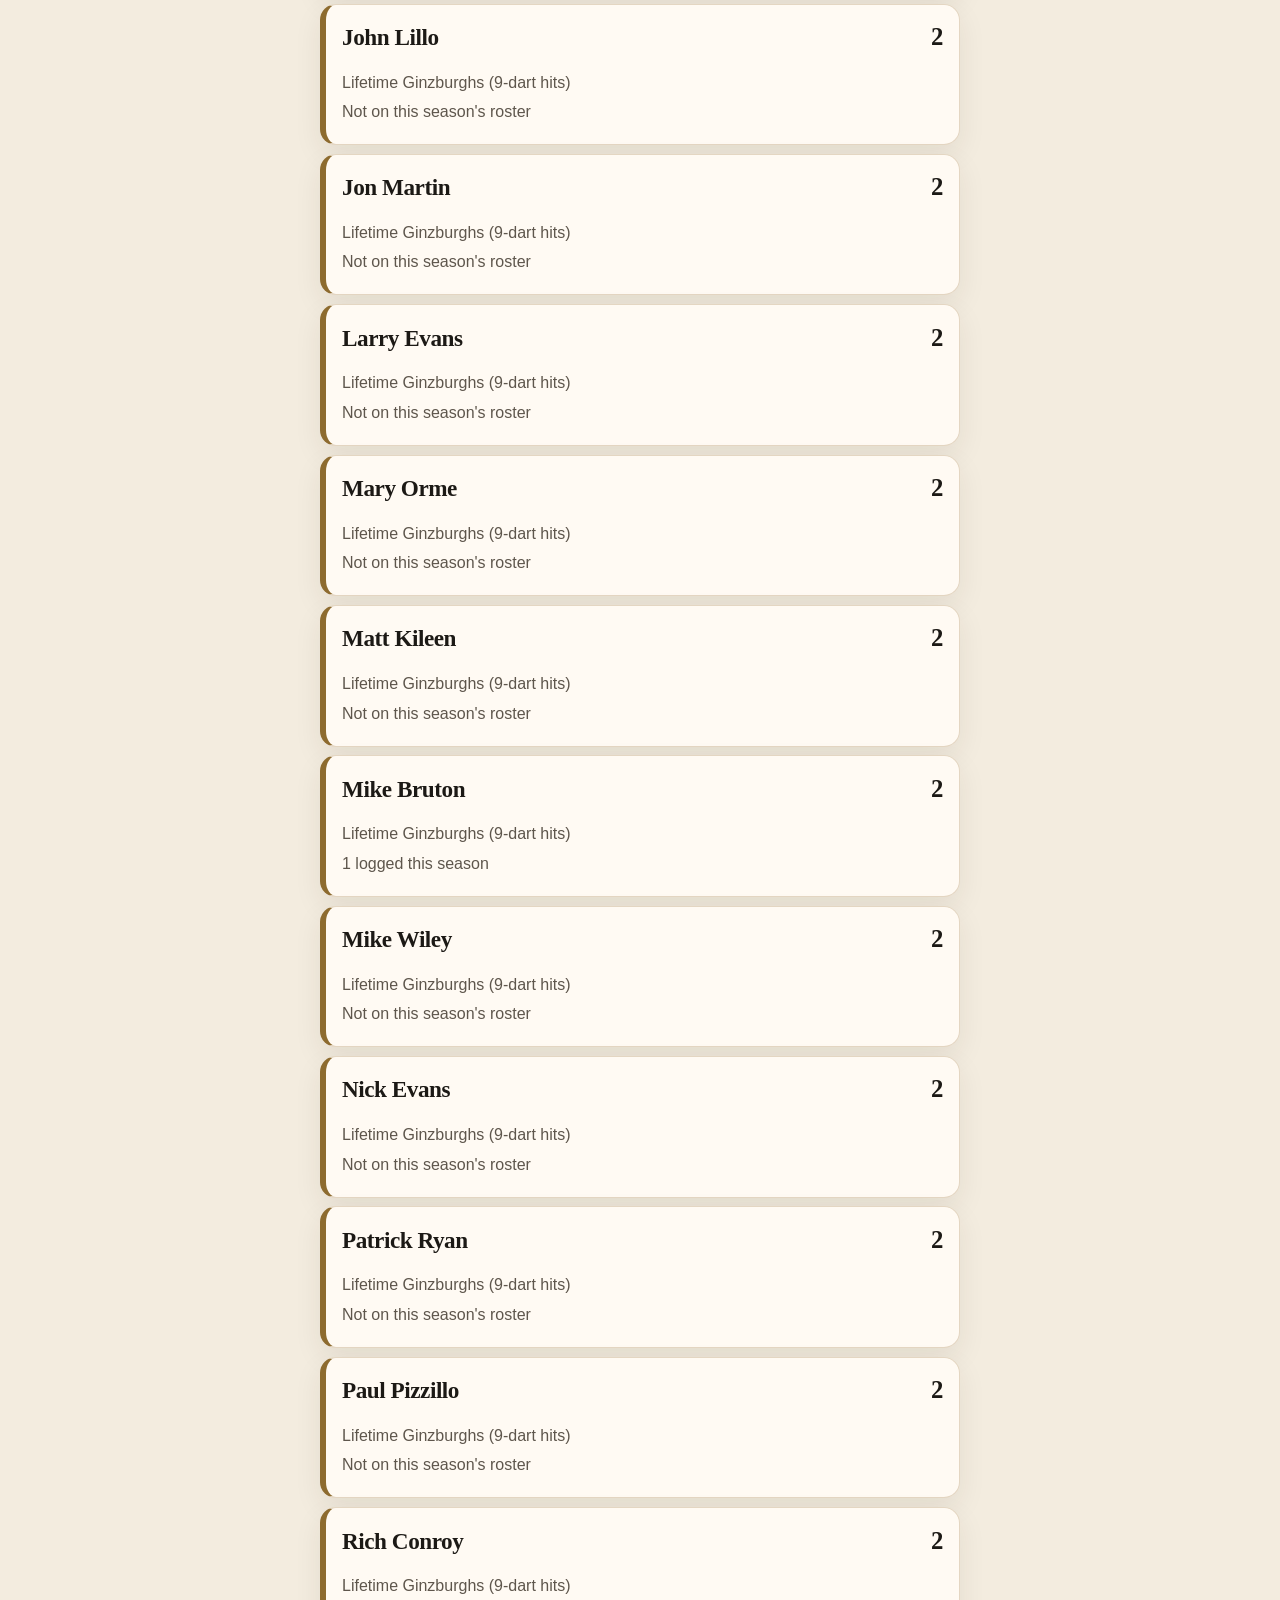
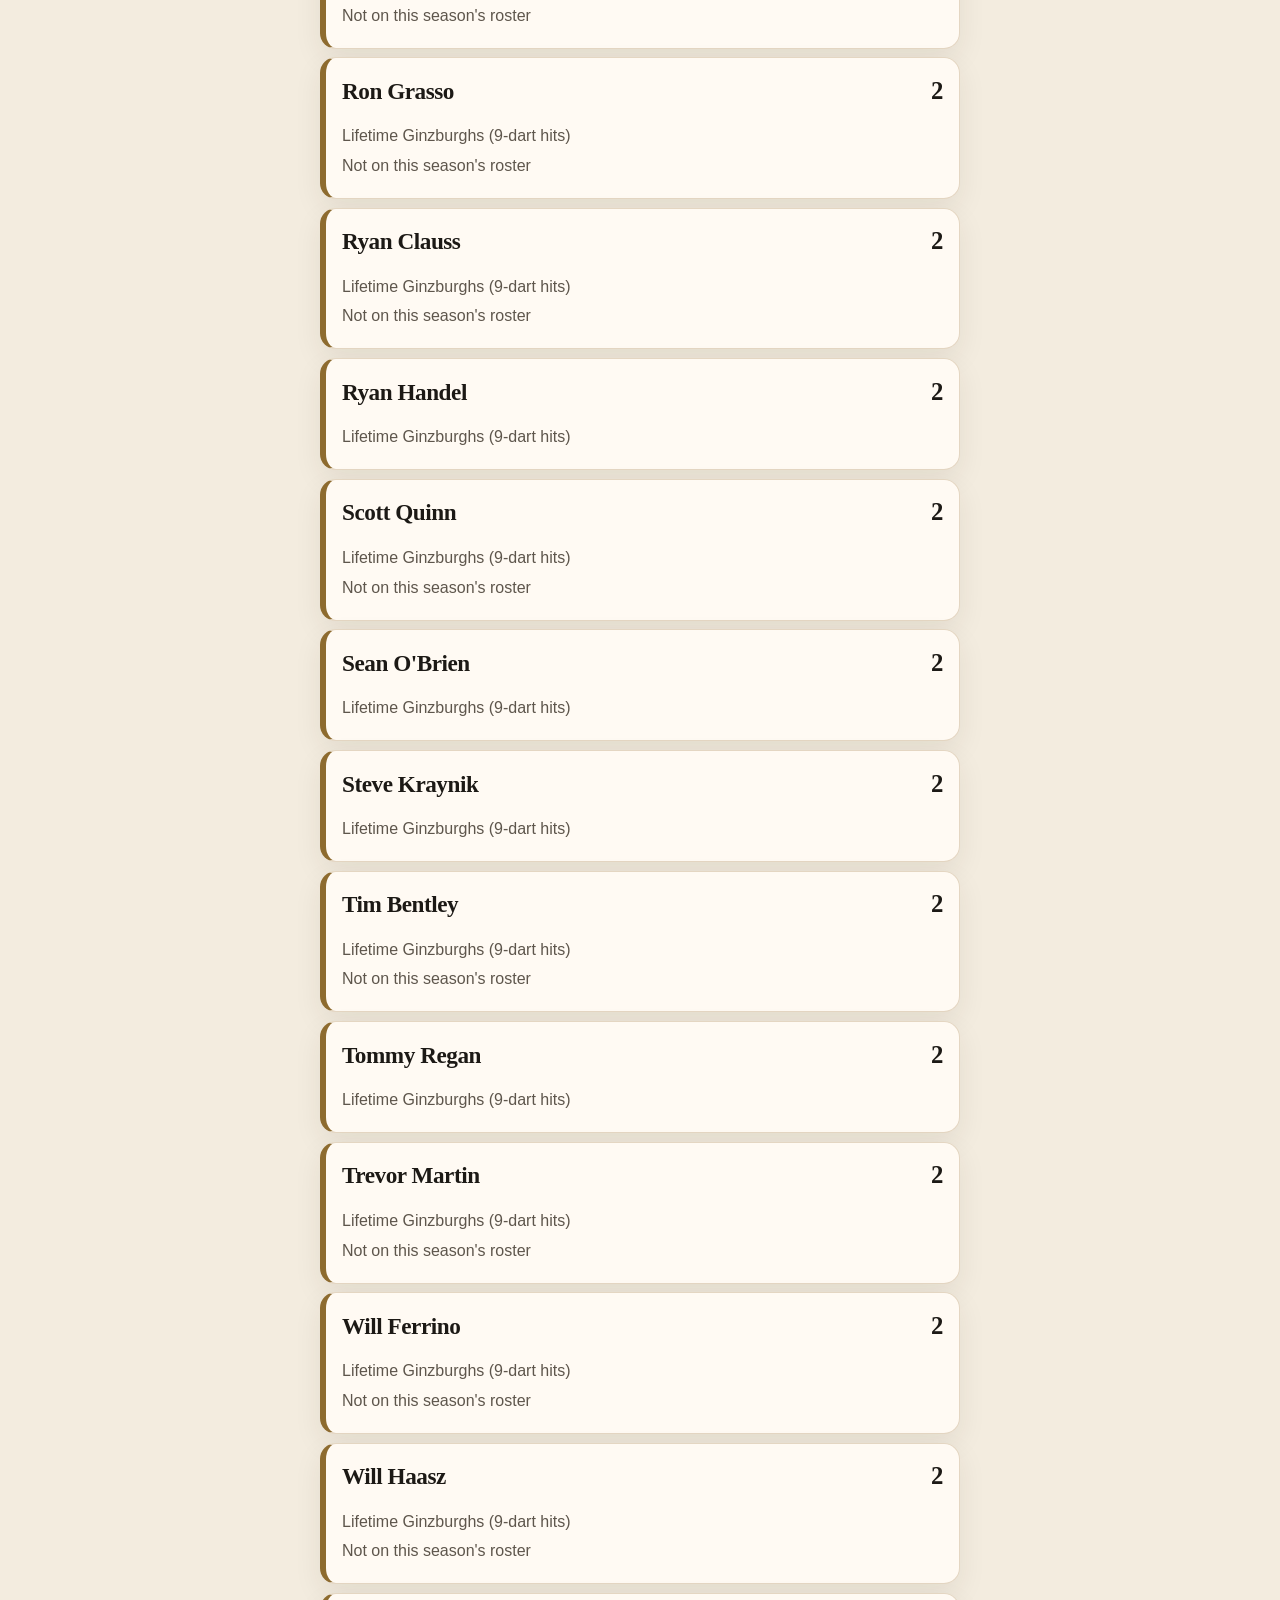
<file: ginzburghs.html>
<!DOCTYPE html>
<html lang="en">
<head>
<meta charset="utf-8">
<meta name="viewport" content="width=device-width, initial-scale=1, viewport-fit=cover">
<meta name="theme-color" content="#1c4a38">
<script>
(function () {
  var theme = "light";
  try {
    var saved = localStorage.getItem("roslynDarts.theme");
    if (saved === "light" || saved === "dark") theme = saved;
    else if (window.matchMedia && matchMedia("(prefers-color-scheme: dark)").matches) theme = "dark";
  } catch (e) {}
  document.documentElement.setAttribute("data-theme", theme);
  var meta = document.querySelector('meta[name="theme-color"]');
  if (meta) meta.setAttribute("content", theme === "dark" ? "#10241c" : "#1c4a38");
})();
</script>
<meta name="description" content="Summer 2026 standings, averages, and schedule for Wednesday night darts at Roslyn VFW Post 3498.">
<title>Ginzburghs · Roslyn VFW Darts</title>
<link rel="icon" href="favicon.svg">
<link rel="stylesheet" href="css/site.css?v=1.4.0">
</head>
<body data-page="ginzburghs">
<a class="skip" href="#content">Skip to content</a>
<header class="top">
  <div class="top-inner">
    <div class="brand-row">
    <a class="brand" href="index.html"><span class="mark" aria-hidden="true"></span><span>Roslyn VFW Darts</span></a>
    <button type="button" class="theme-toggle" aria-pressed="false" aria-label="Switch to dark mode"><span class="theme-label">Dark</span></button>
  </div>
    <nav class="nav" aria-label="Sections">
      <a href="index.html" data-nav="home">Home</a>
      <a href="standings.html" data-nav="standings">Standings</a>
      <a href="players.html" data-nav="players">Players</a>
      <a href="teams.html" data-nav="teams">Teams</a>
      <a href="compare.html" data-nav="compare">Compare</a>
      <a href="schedule.html" data-nav="schedule">Schedule</a>
      <a href="awards.html" data-nav="awards">Awards</a>
      <a href="ginzburghs.html" data-nav="ginzburghs">Ginzburghs</a>
      <a href="rules.html" data-nav="rules">Rules</a>
    </nav>
    <form class="finder" role="search">
      <label><span class="sr">Find a player</span><input type="search" placeholder="Find a player" autocomplete="off" autocapitalize="none" autocorrect="off" spellcheck="false" enterkeyhint="search"></label>
      <div class="finder-results" role="listbox" hidden></div>
    </form>
  </div>
</header>
<main id="content" class="wrap">
  <p>Loading the Summer 2026 scores…</p>
</main>
<footer class="foot">
  <p>Roslyn VFW Post 3498 · 1140 Easton Rd, Abington, PA 19001 · Wednesday nights</p>
  <p>Summer league site <span data-version></span> · <span data-updated>Updated from the workbook</span></p>
  <p><a href="update.html">Update scores</a></p>
</footer>
<noscript><p class="wrap">This site needs JavaScript so it can read the league file.</p></noscript>
<script src="js/config.js?v=1.4.0"></script>
<script src="js/names.js?v=1.4.0"></script>
<script src="js/app.js?v=1.4.0"></script>
</body>
</html>
</file>
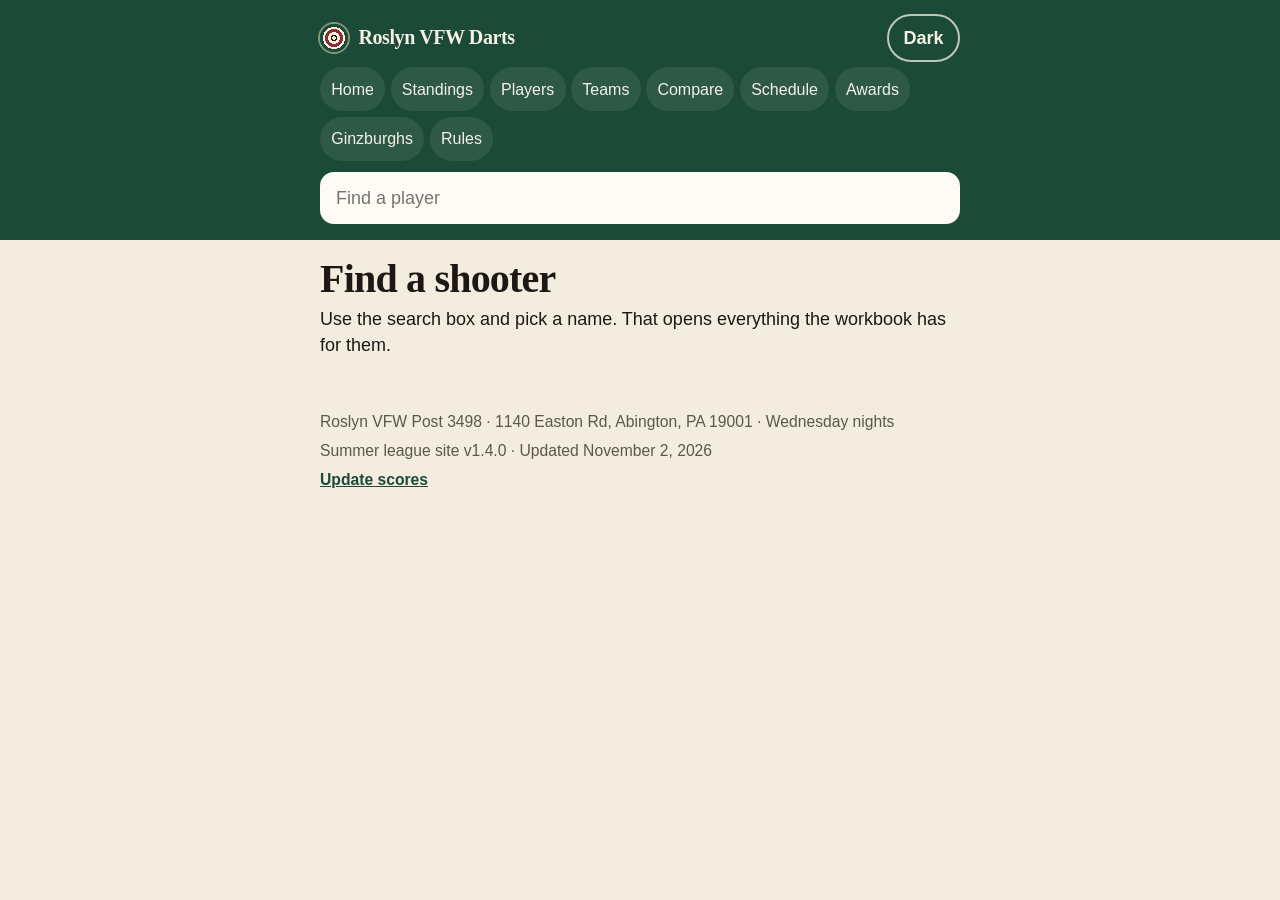
<file: player.html>
<!DOCTYPE html>
<html lang="en">
<head>
<meta charset="utf-8">
<meta name="viewport" content="width=device-width, initial-scale=1, viewport-fit=cover">
<meta name="theme-color" content="#1c4a38">
<script>
(function () {
  var theme = "light";
  try {
    var saved = localStorage.getItem("roslynDarts.theme");
    if (saved === "light" || saved === "dark") theme = saved;
    else if (window.matchMedia && matchMedia("(prefers-color-scheme: dark)").matches) theme = "dark";
  } catch (e) {}
  document.documentElement.setAttribute("data-theme", theme);
  var meta = document.querySelector('meta[name="theme-color"]');
  if (meta) meta.setAttribute("content", theme === "dark" ? "#10241c" : "#1c4a38");
})();
</script>
<meta name="description" content="Summer 2026 standings, averages, and schedule for Wednesday night darts at Roslyn VFW Post 3498.">
<title>Player · Roslyn VFW Darts</title>
<link rel="icon" href="favicon.svg">
<link rel="stylesheet" href="css/site.css?v=1.4.0">
</head>
<body data-page="player">
<a class="skip" href="#content">Skip to content</a>
<header class="top">
  <div class="top-inner">
    <div class="brand-row">
    <a class="brand" href="index.html"><span class="mark" aria-hidden="true"></span><span>Roslyn VFW Darts</span></a>
    <button type="button" class="theme-toggle" aria-pressed="false" aria-label="Switch to dark mode"><span class="theme-label">Dark</span></button>
  </div>
    <nav class="nav" aria-label="Sections">
      <a href="index.html" data-nav="home">Home</a>
      <a href="standings.html" data-nav="standings">Standings</a>
      <a href="players.html" data-nav="players">Players</a>
      <a href="teams.html" data-nav="teams">Teams</a>
      <a href="compare.html" data-nav="compare">Compare</a>
      <a href="schedule.html" data-nav="schedule">Schedule</a>
      <a href="awards.html" data-nav="awards">Awards</a>
      <a href="ginzburghs.html" data-nav="ginzburghs">Ginzburghs</a>
      <a href="rules.html" data-nav="rules">Rules</a>
    </nav>
    <form class="finder" role="search">
      <label><span class="sr">Find a player</span><input type="search" placeholder="Find a player" autocomplete="off" autocapitalize="none" autocorrect="off" spellcheck="false" enterkeyhint="search"></label>
      <div class="finder-results" role="listbox" hidden></div>
    </form>
  </div>
</header>
<main id="content" class="wrap">
  <p>Loading the Summer 2026 scores…</p>
</main>
<footer class="foot">
  <p>Roslyn VFW Post 3498 · 1140 Easton Rd, Abington, PA 19001 · Wednesday nights</p>
  <p>Summer league site <span data-version></span> · <span data-updated>Updated from the workbook</span></p>
  <p><a href="update.html">Update scores</a></p>
</footer>
<noscript><p class="wrap">This site needs JavaScript so it can read the league file.</p></noscript>
<script src="js/config.js?v=1.4.0"></script>
<script src="js/names.js?v=1.4.0"></script>
<script src="js/app.js?v=1.4.0"></script>
</body>
</html>
</file>
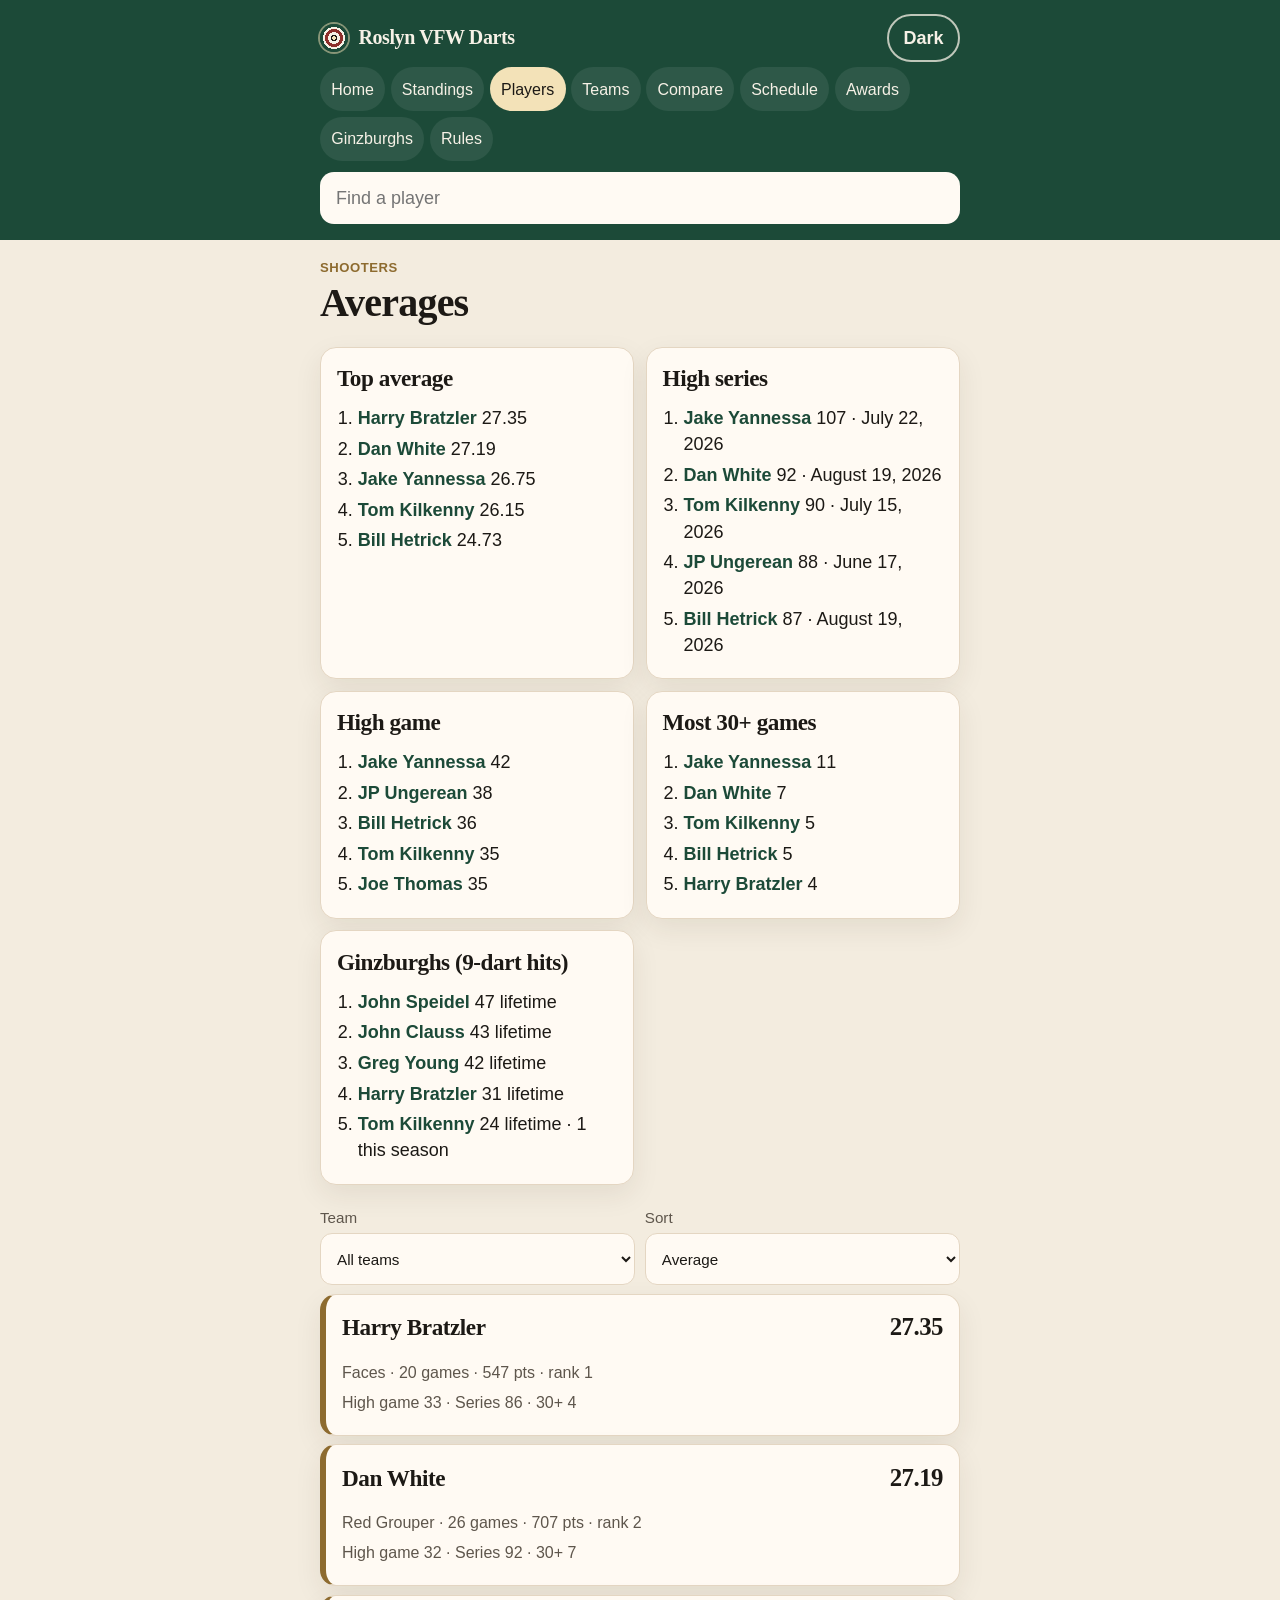
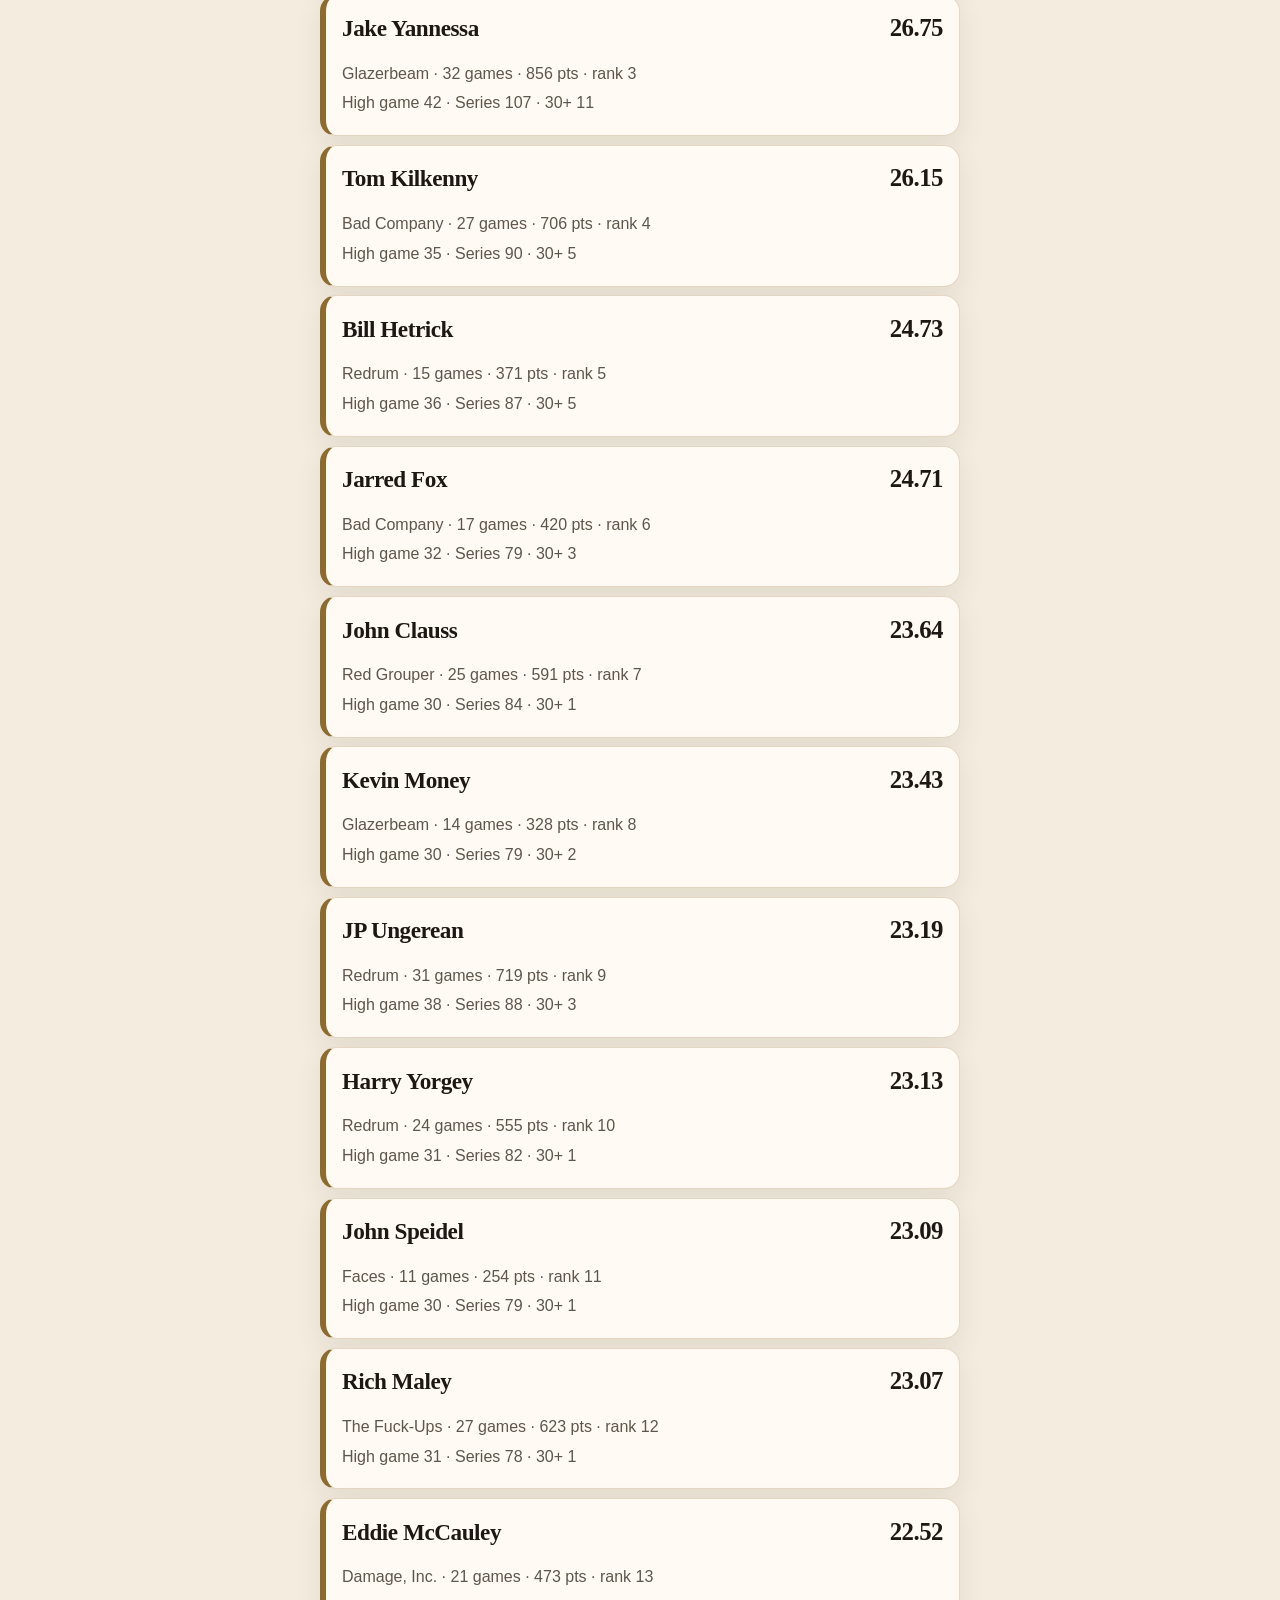
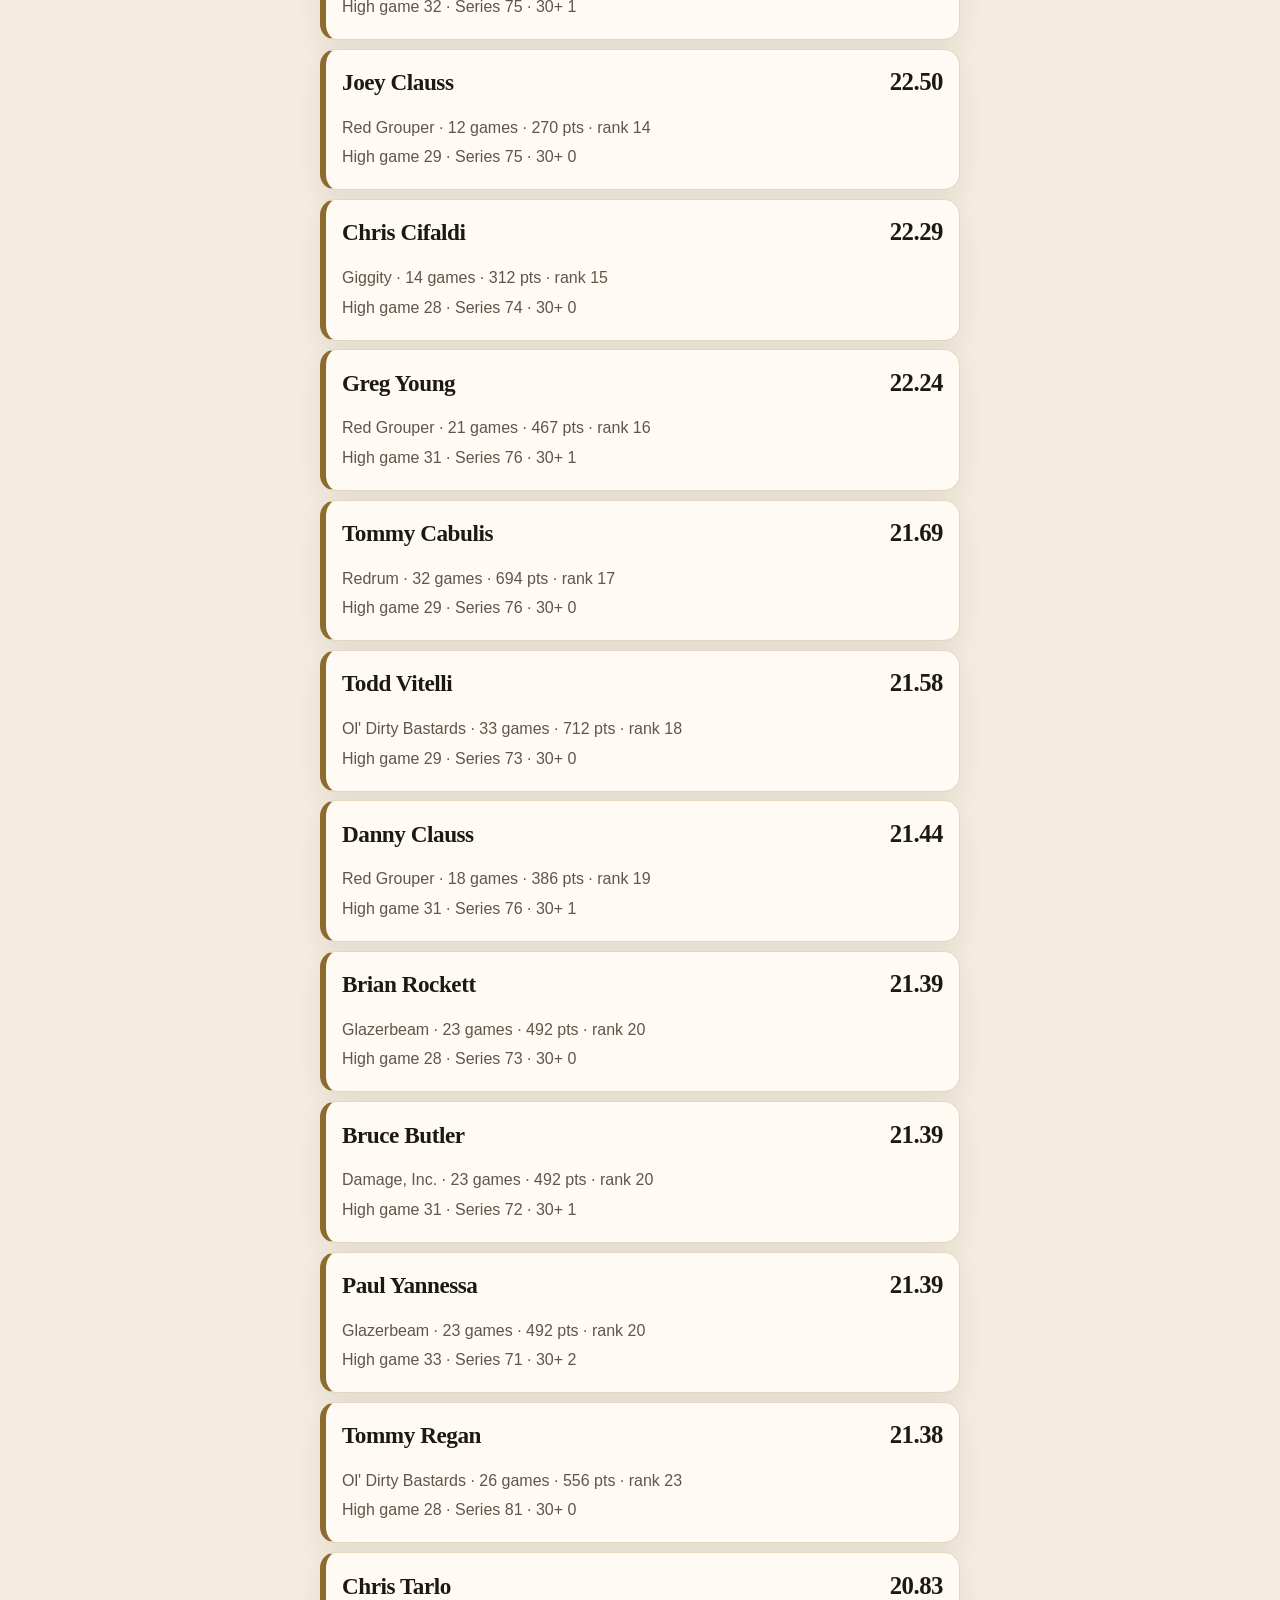
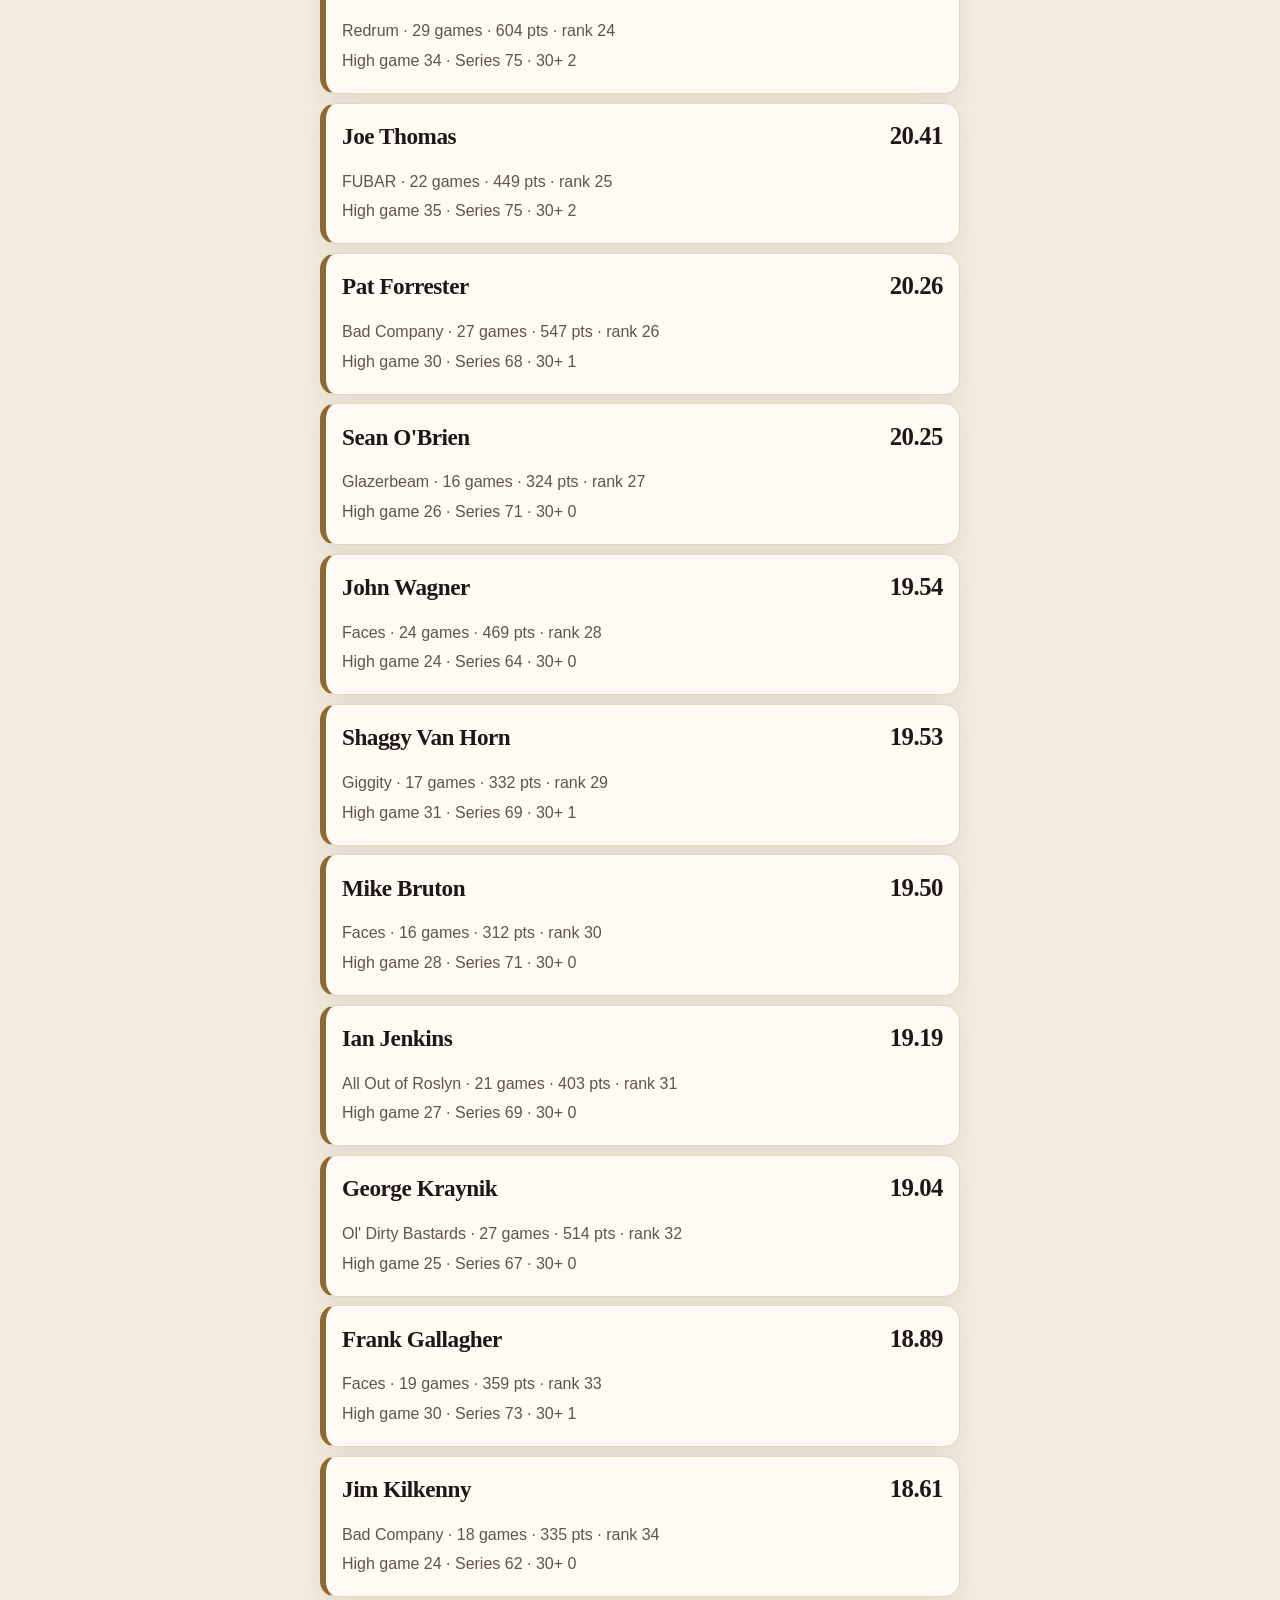
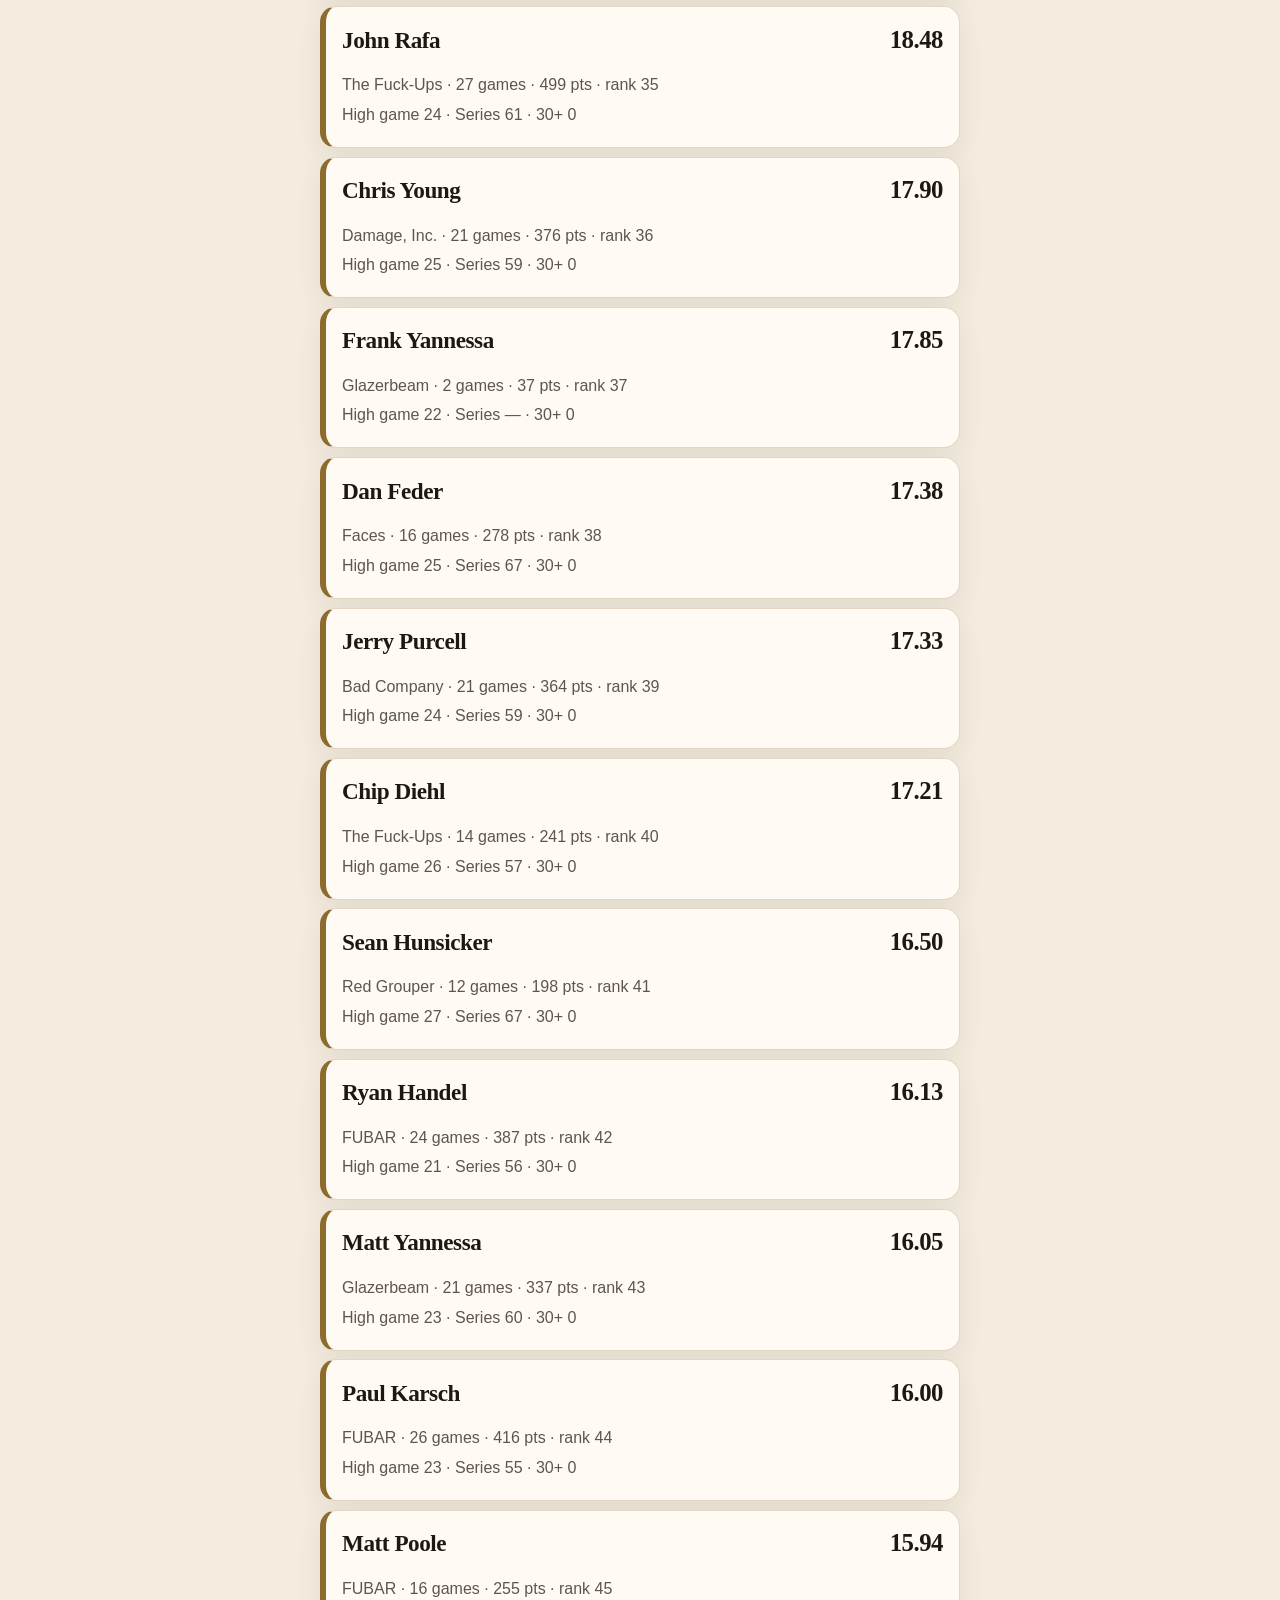
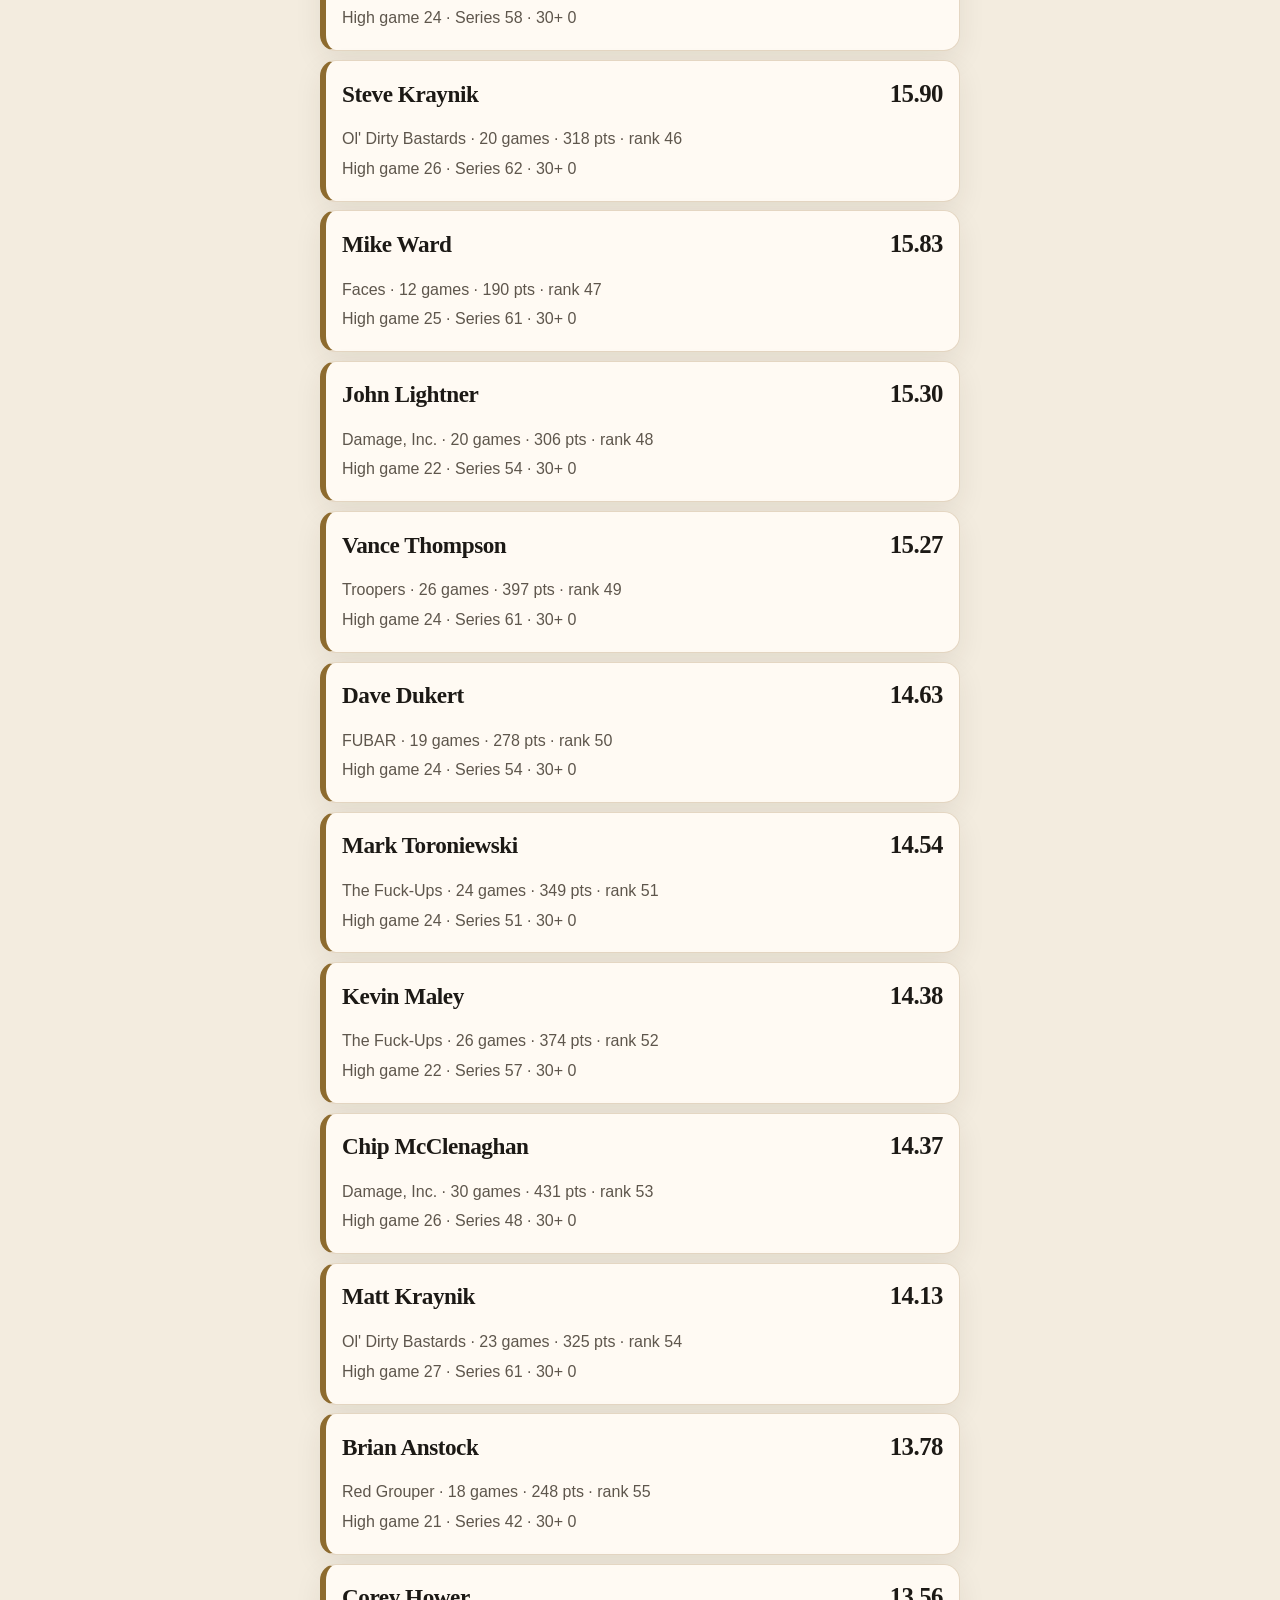
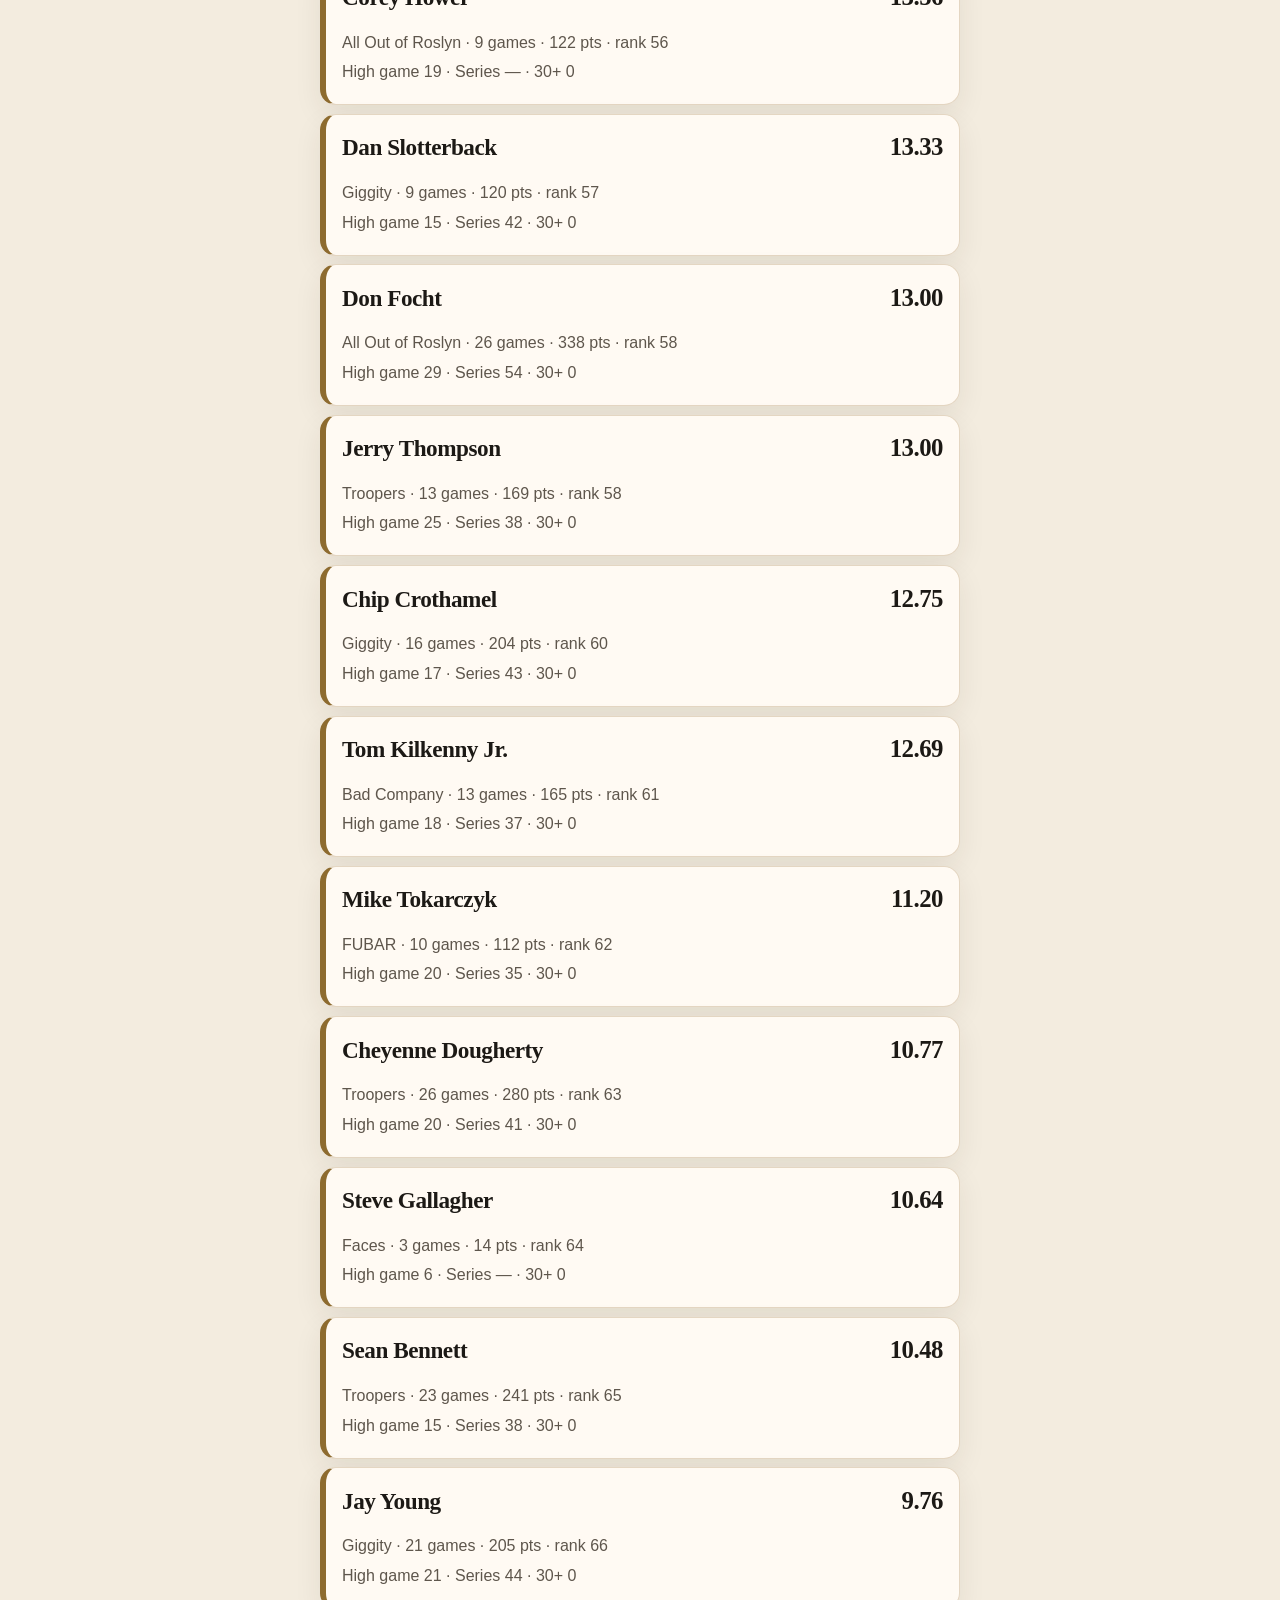
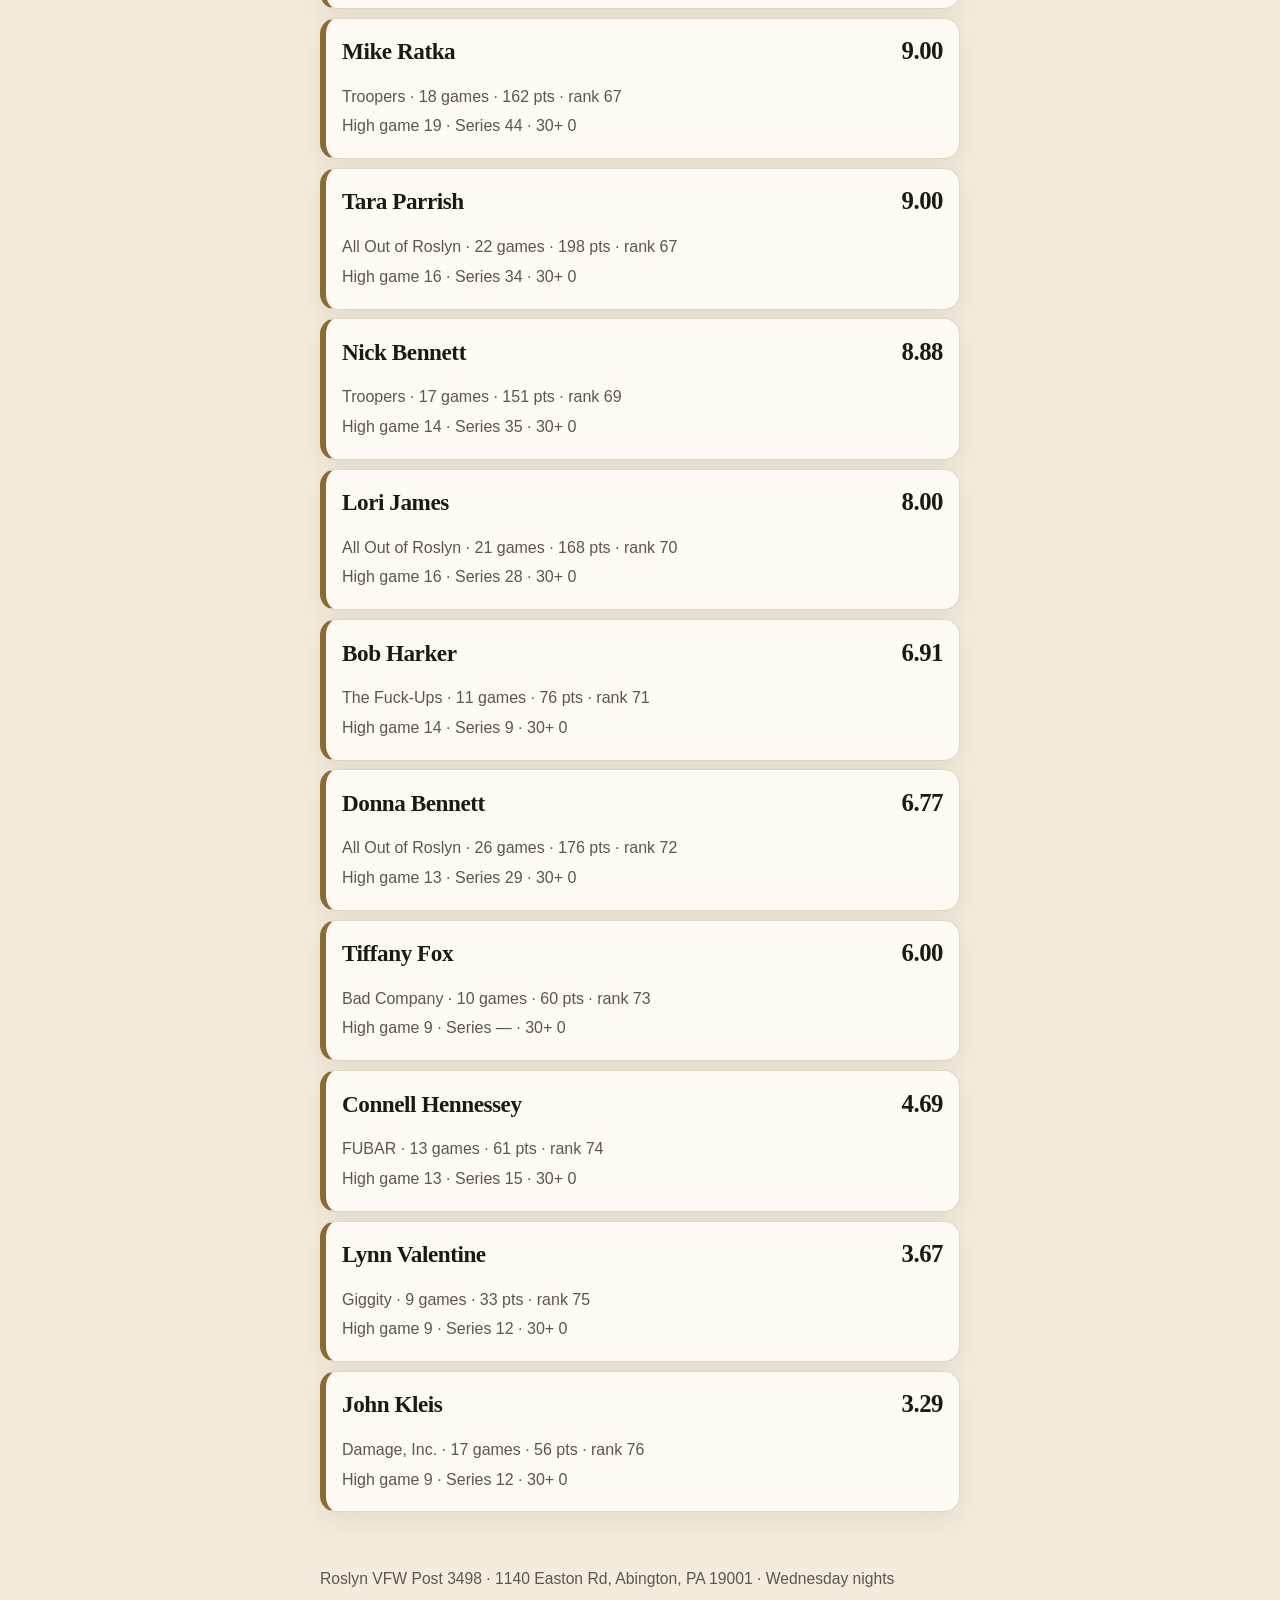
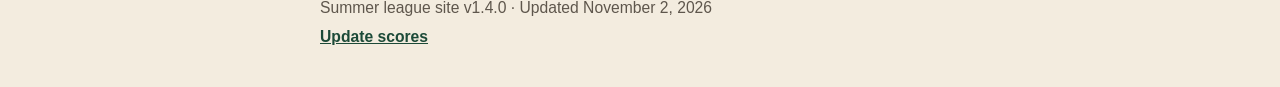
<file: players.html>
<!DOCTYPE html>
<html lang="en">
<head>
<meta charset="utf-8">
<meta name="viewport" content="width=device-width, initial-scale=1, viewport-fit=cover">
<meta name="theme-color" content="#1c4a38">
<script>
(function () {
  var theme = "light";
  try {
    var saved = localStorage.getItem("roslynDarts.theme");
    if (saved === "light" || saved === "dark") theme = saved;
    else if (window.matchMedia && matchMedia("(prefers-color-scheme: dark)").matches) theme = "dark";
  } catch (e) {}
  document.documentElement.setAttribute("data-theme", theme);
  var meta = document.querySelector('meta[name="theme-color"]');
  if (meta) meta.setAttribute("content", theme === "dark" ? "#10241c" : "#1c4a38");
})();
</script>
<meta name="description" content="Summer 2026 standings, averages, and schedule for Wednesday night darts at Roslyn VFW Post 3498.">
<title>Players · Roslyn VFW Darts</title>
<link rel="icon" href="favicon.svg">
<link rel="stylesheet" href="css/site.css?v=1.4.0">
</head>
<body data-page="players">
<a class="skip" href="#content">Skip to content</a>
<header class="top">
  <div class="top-inner">
    <div class="brand-row">
    <a class="brand" href="index.html"><span class="mark" aria-hidden="true"></span><span>Roslyn VFW Darts</span></a>
    <button type="button" class="theme-toggle" aria-pressed="false" aria-label="Switch to dark mode"><span class="theme-label">Dark</span></button>
  </div>
    <nav class="nav" aria-label="Sections">
      <a href="index.html" data-nav="home">Home</a>
      <a href="standings.html" data-nav="standings">Standings</a>
      <a href="players.html" data-nav="players">Players</a>
      <a href="teams.html" data-nav="teams">Teams</a>
      <a href="compare.html" data-nav="compare">Compare</a>
      <a href="schedule.html" data-nav="schedule">Schedule</a>
      <a href="awards.html" data-nav="awards">Awards</a>
      <a href="ginzburghs.html" data-nav="ginzburghs">Ginzburghs</a>
      <a href="rules.html" data-nav="rules">Rules</a>
    </nav>
    <form class="finder" role="search">
      <label><span class="sr">Find a player</span><input type="search" placeholder="Find a player" autocomplete="off" autocapitalize="none" autocorrect="off" spellcheck="false" enterkeyhint="search"></label>
      <div class="finder-results" role="listbox" hidden></div>
    </form>
  </div>
</header>
<main id="content" class="wrap">
  <p>Loading the Summer 2026 scores…</p>
</main>
<footer class="foot">
  <p>Roslyn VFW Post 3498 · 1140 Easton Rd, Abington, PA 19001 · Wednesday nights</p>
  <p>Summer league site <span data-version></span> · <span data-updated>Updated from the workbook</span></p>
  <p><a href="update.html">Update scores</a></p>
</footer>
<noscript><p class="wrap">This site needs JavaScript so it can read the league file.</p></noscript>
<script src="js/config.js?v=1.4.0"></script>
<script src="js/names.js?v=1.4.0"></script>
<script src="js/app.js?v=1.4.0"></script>
</body>
</html>
</file>
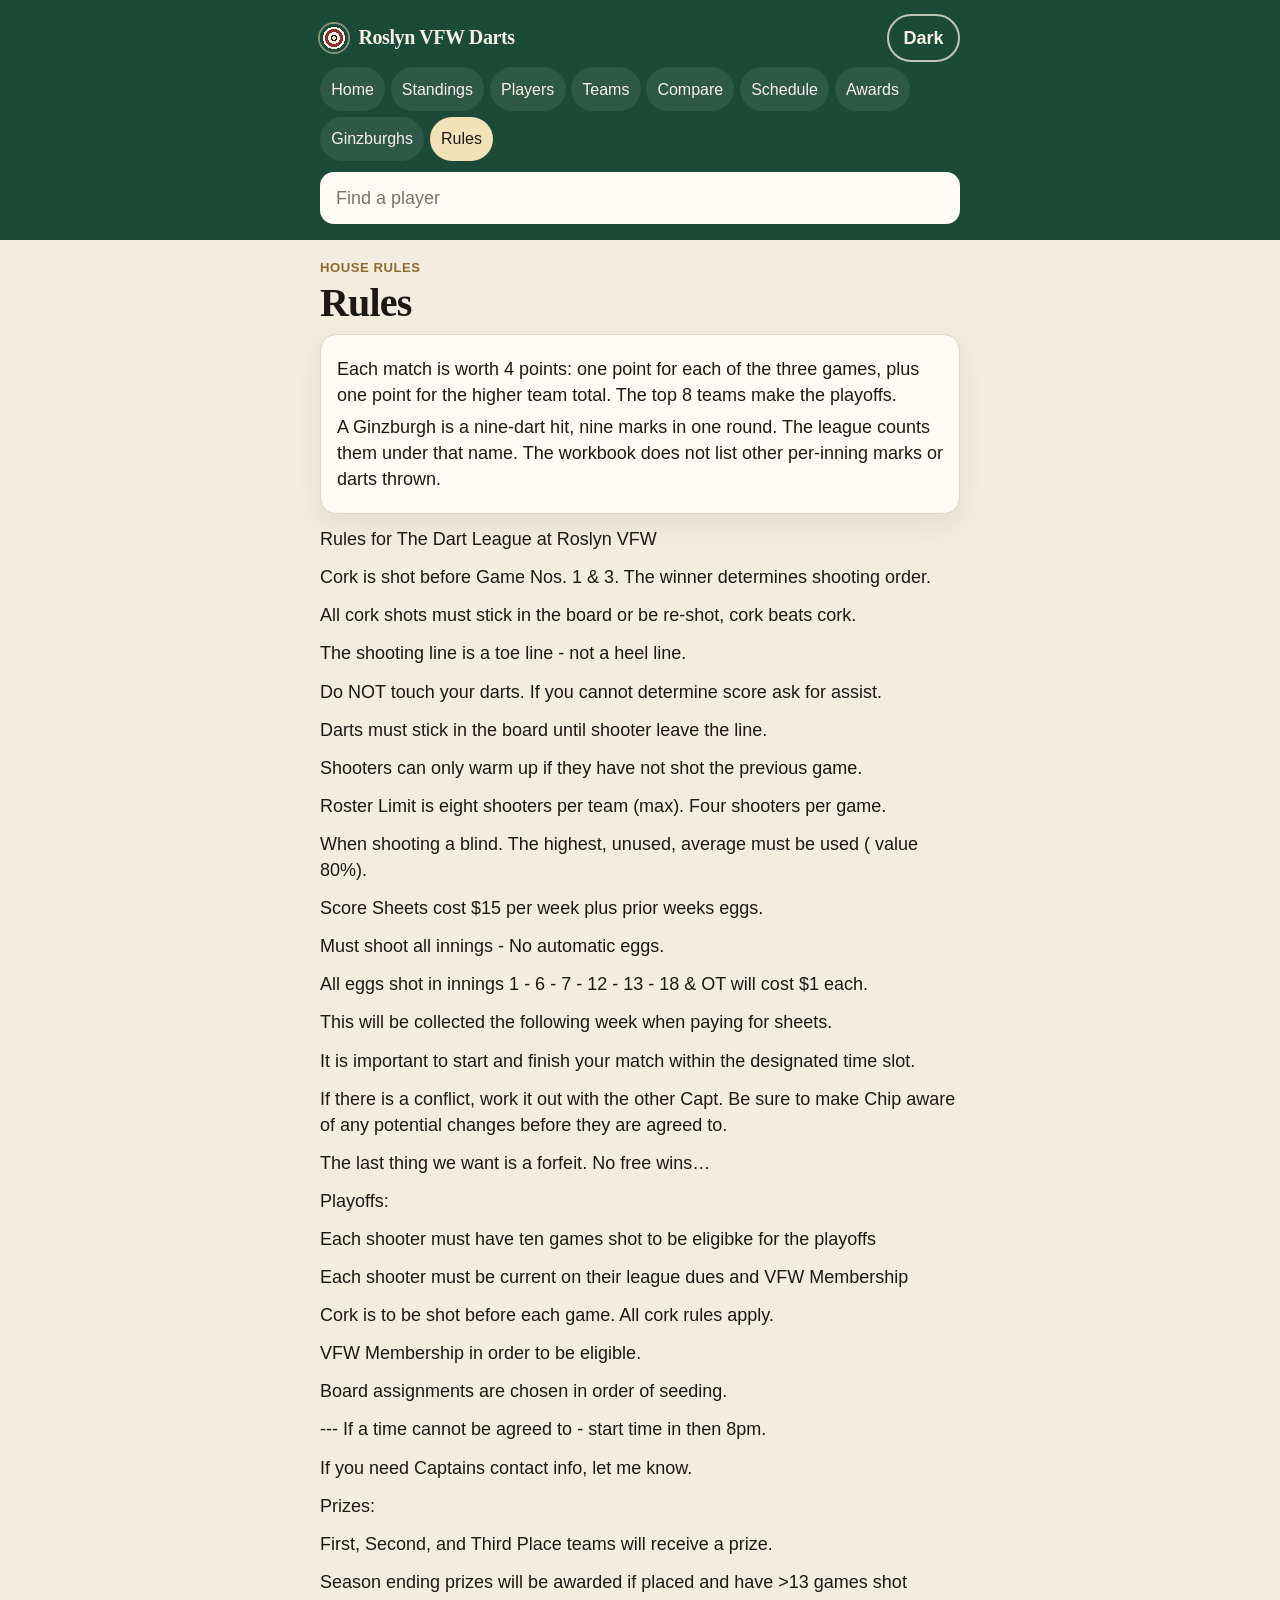
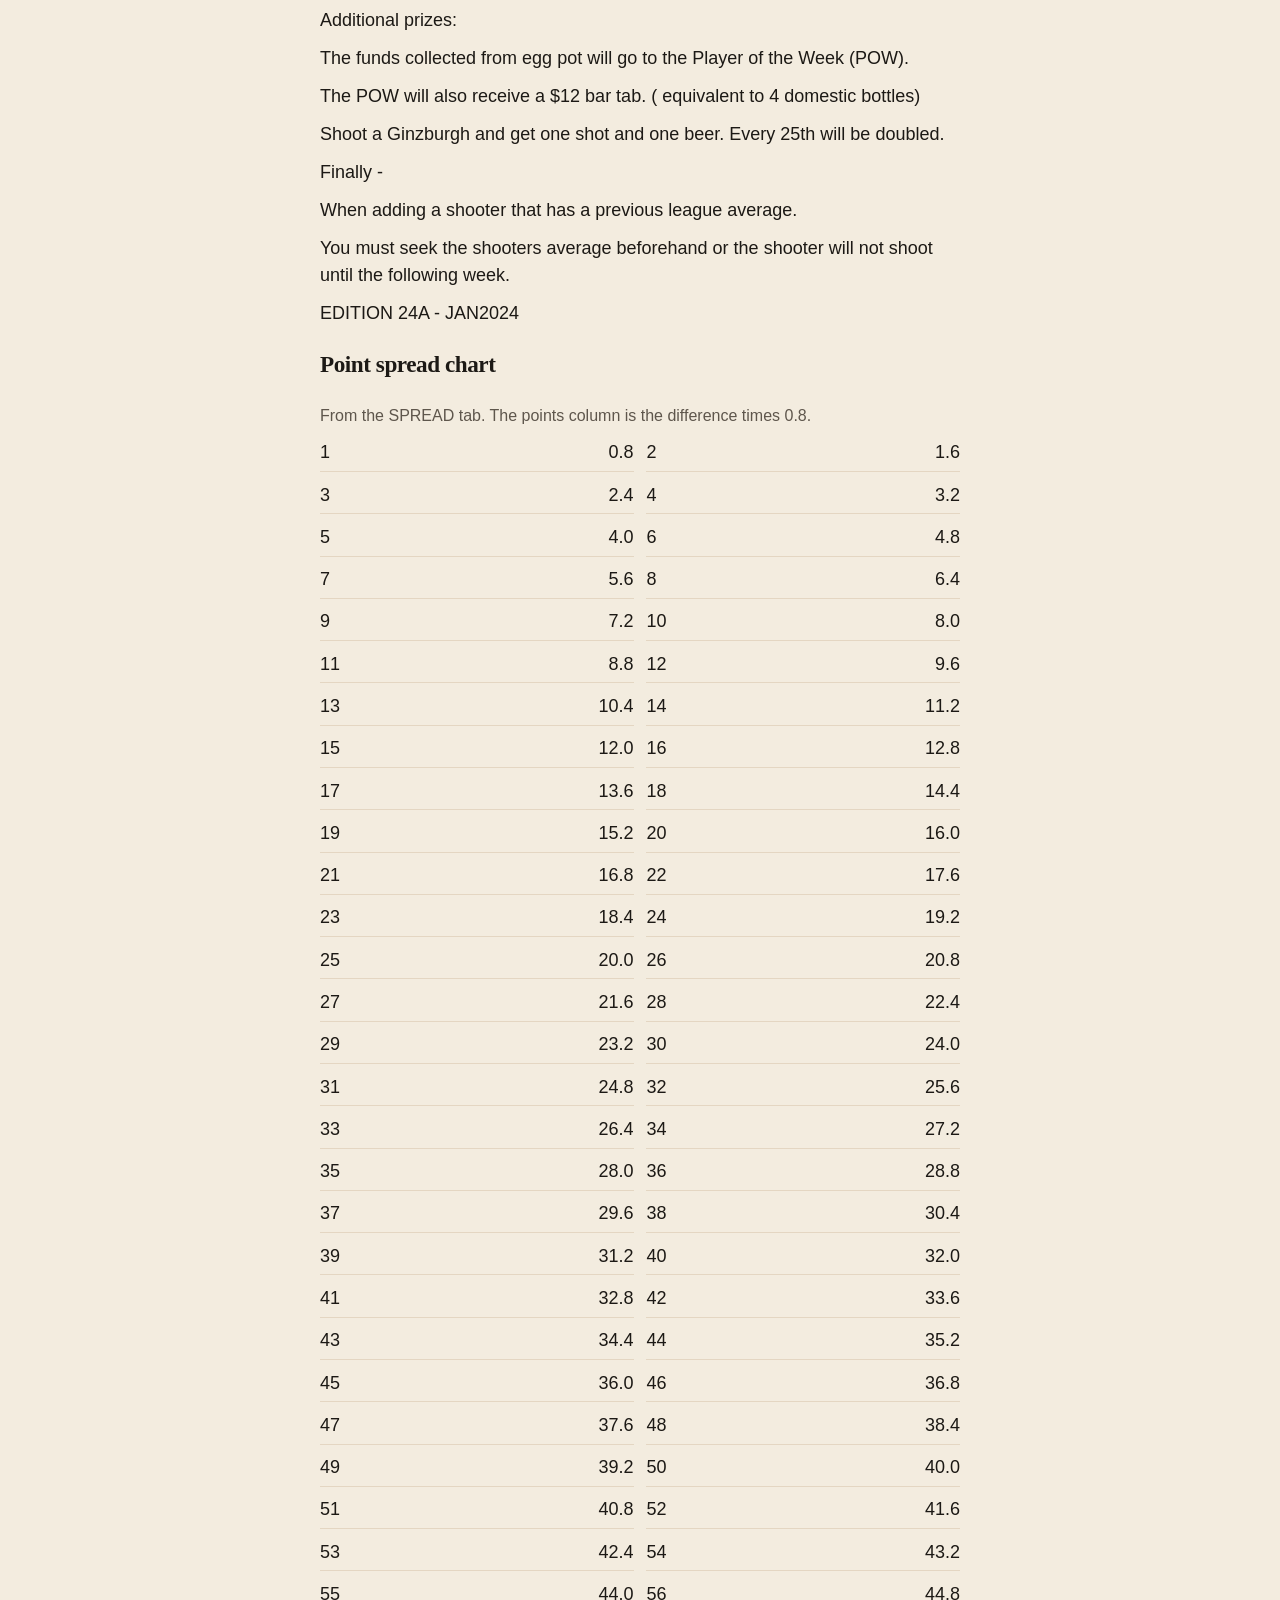
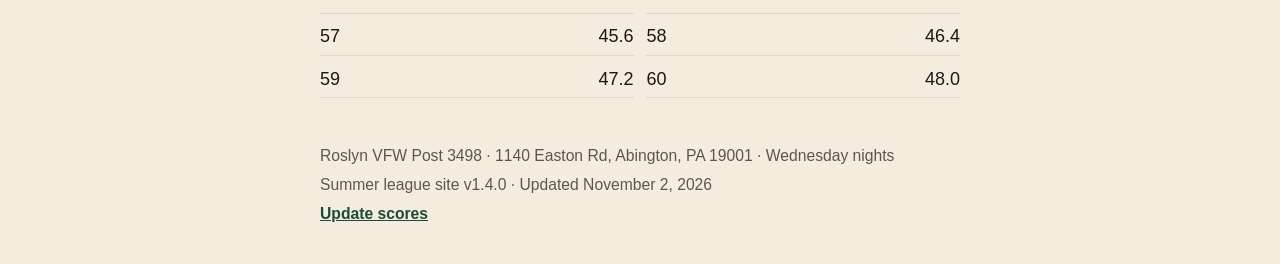
<file: rules.html>
<!DOCTYPE html>
<html lang="en">
<head>
<meta charset="utf-8">
<meta name="viewport" content="width=device-width, initial-scale=1, viewport-fit=cover">
<meta name="theme-color" content="#1c4a38">
<script>
(function () {
  var theme = "light";
  try {
    var saved = localStorage.getItem("roslynDarts.theme");
    if (saved === "light" || saved === "dark") theme = saved;
    else if (window.matchMedia && matchMedia("(prefers-color-scheme: dark)").matches) theme = "dark";
  } catch (e) {}
  document.documentElement.setAttribute("data-theme", theme);
  var meta = document.querySelector('meta[name="theme-color"]');
  if (meta) meta.setAttribute("content", theme === "dark" ? "#10241c" : "#1c4a38");
})();
</script>
<meta name="description" content="Summer 2026 standings, averages, and schedule for Wednesday night darts at Roslyn VFW Post 3498.">
<title>Rules · Roslyn VFW Darts</title>
<link rel="icon" href="favicon.svg">
<link rel="stylesheet" href="css/site.css?v=1.4.0">
</head>
<body data-page="rules">
<a class="skip" href="#content">Skip to content</a>
<header class="top">
  <div class="top-inner">
    <div class="brand-row">
    <a class="brand" href="index.html"><span class="mark" aria-hidden="true"></span><span>Roslyn VFW Darts</span></a>
    <button type="button" class="theme-toggle" aria-pressed="false" aria-label="Switch to dark mode"><span class="theme-label">Dark</span></button>
  </div>
    <nav class="nav" aria-label="Sections">
      <a href="index.html" data-nav="home">Home</a>
      <a href="standings.html" data-nav="standings">Standings</a>
      <a href="players.html" data-nav="players">Players</a>
      <a href="teams.html" data-nav="teams">Teams</a>
      <a href="compare.html" data-nav="compare">Compare</a>
      <a href="schedule.html" data-nav="schedule">Schedule</a>
      <a href="awards.html" data-nav="awards">Awards</a>
      <a href="ginzburghs.html" data-nav="ginzburghs">Ginzburghs</a>
      <a href="rules.html" data-nav="rules">Rules</a>
    </nav>
    <form class="finder" role="search">
      <label><span class="sr">Find a player</span><input type="search" placeholder="Find a player" autocomplete="off" autocapitalize="none" autocorrect="off" spellcheck="false" enterkeyhint="search"></label>
      <div class="finder-results" role="listbox" hidden></div>
    </form>
  </div>
</header>
<main id="content" class="wrap">
  <p>Loading the Summer 2026 scores…</p>
</main>
<footer class="foot">
  <p>Roslyn VFW Post 3498 · 1140 Easton Rd, Abington, PA 19001 · Wednesday nights</p>
  <p>Summer league site <span data-version></span> · <span data-updated>Updated from the workbook</span></p>
  <p><a href="update.html">Update scores</a></p>
</footer>
<noscript><p class="wrap">This site needs JavaScript so it can read the league file.</p></noscript>
<script src="js/config.js?v=1.4.0"></script>
<script src="js/names.js?v=1.4.0"></script>
<script src="js/app.js?v=1.4.0"></script>
</body>
</html>
</file>
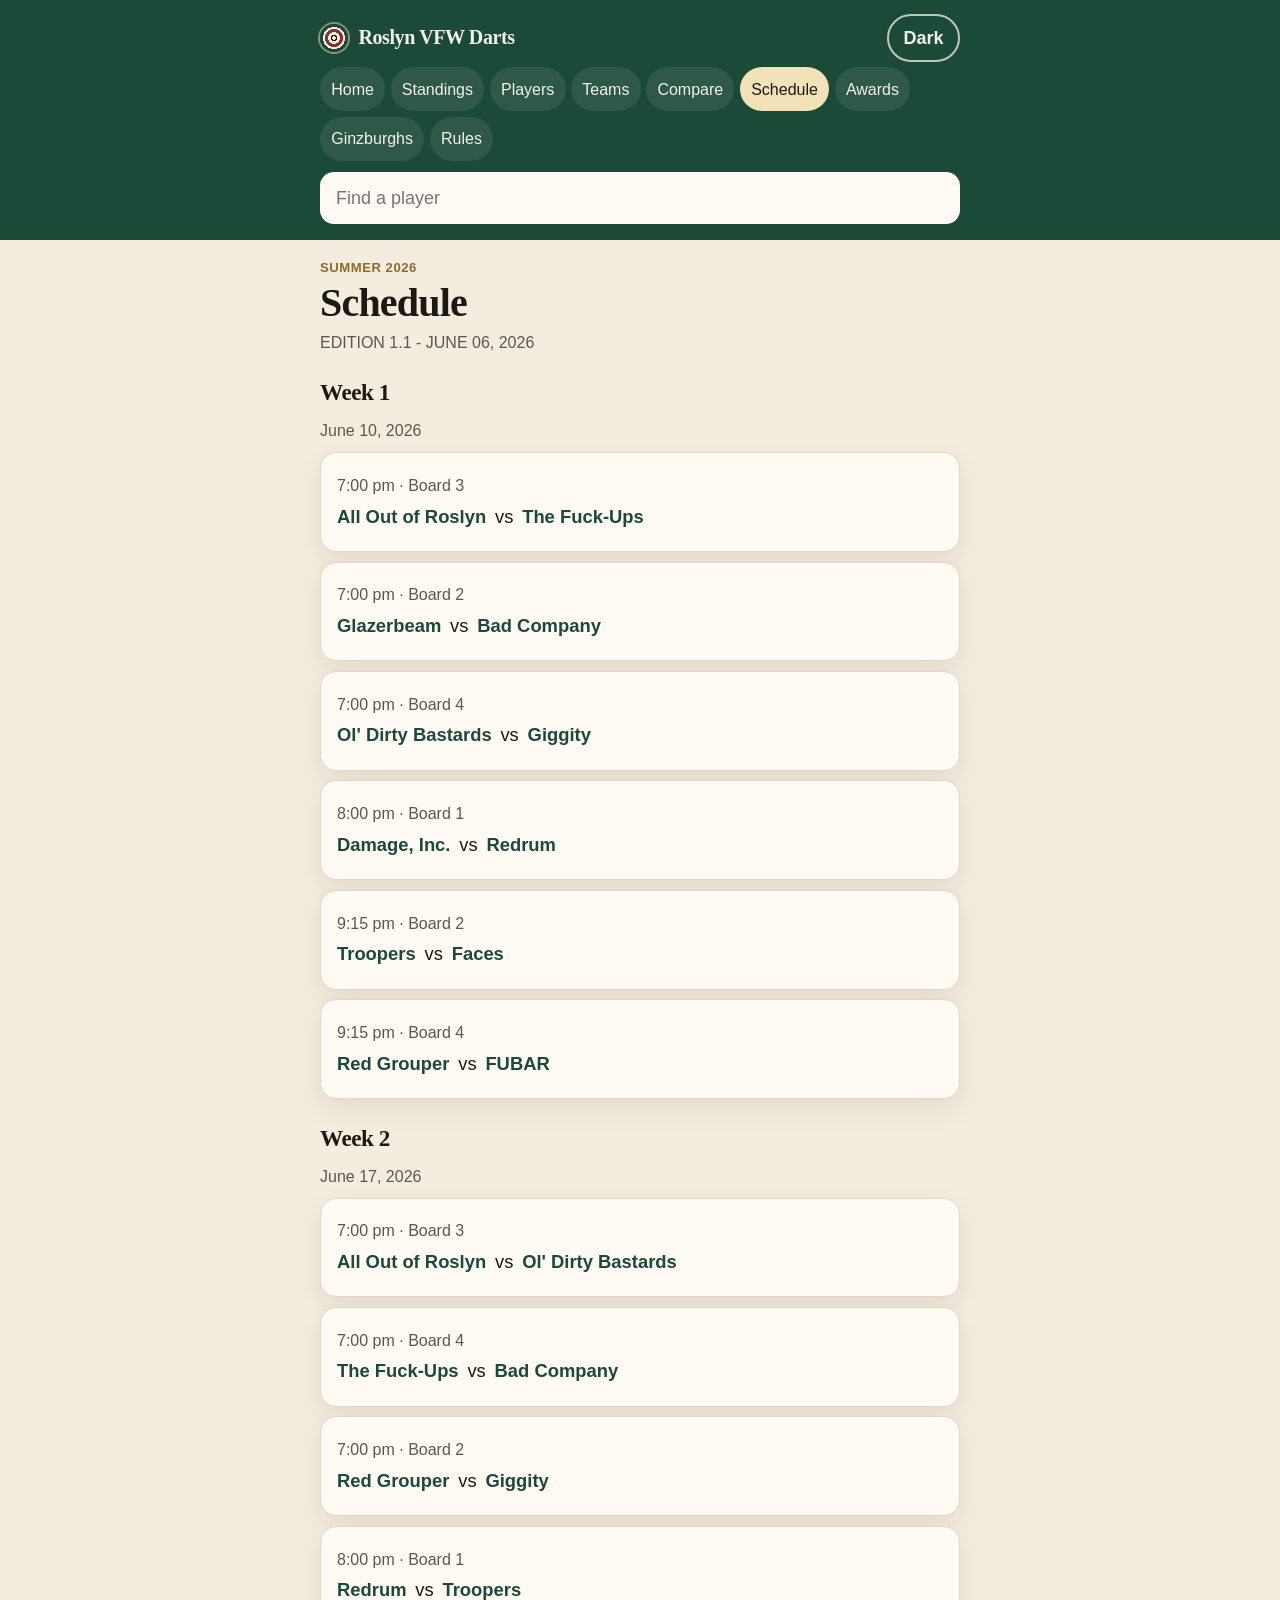
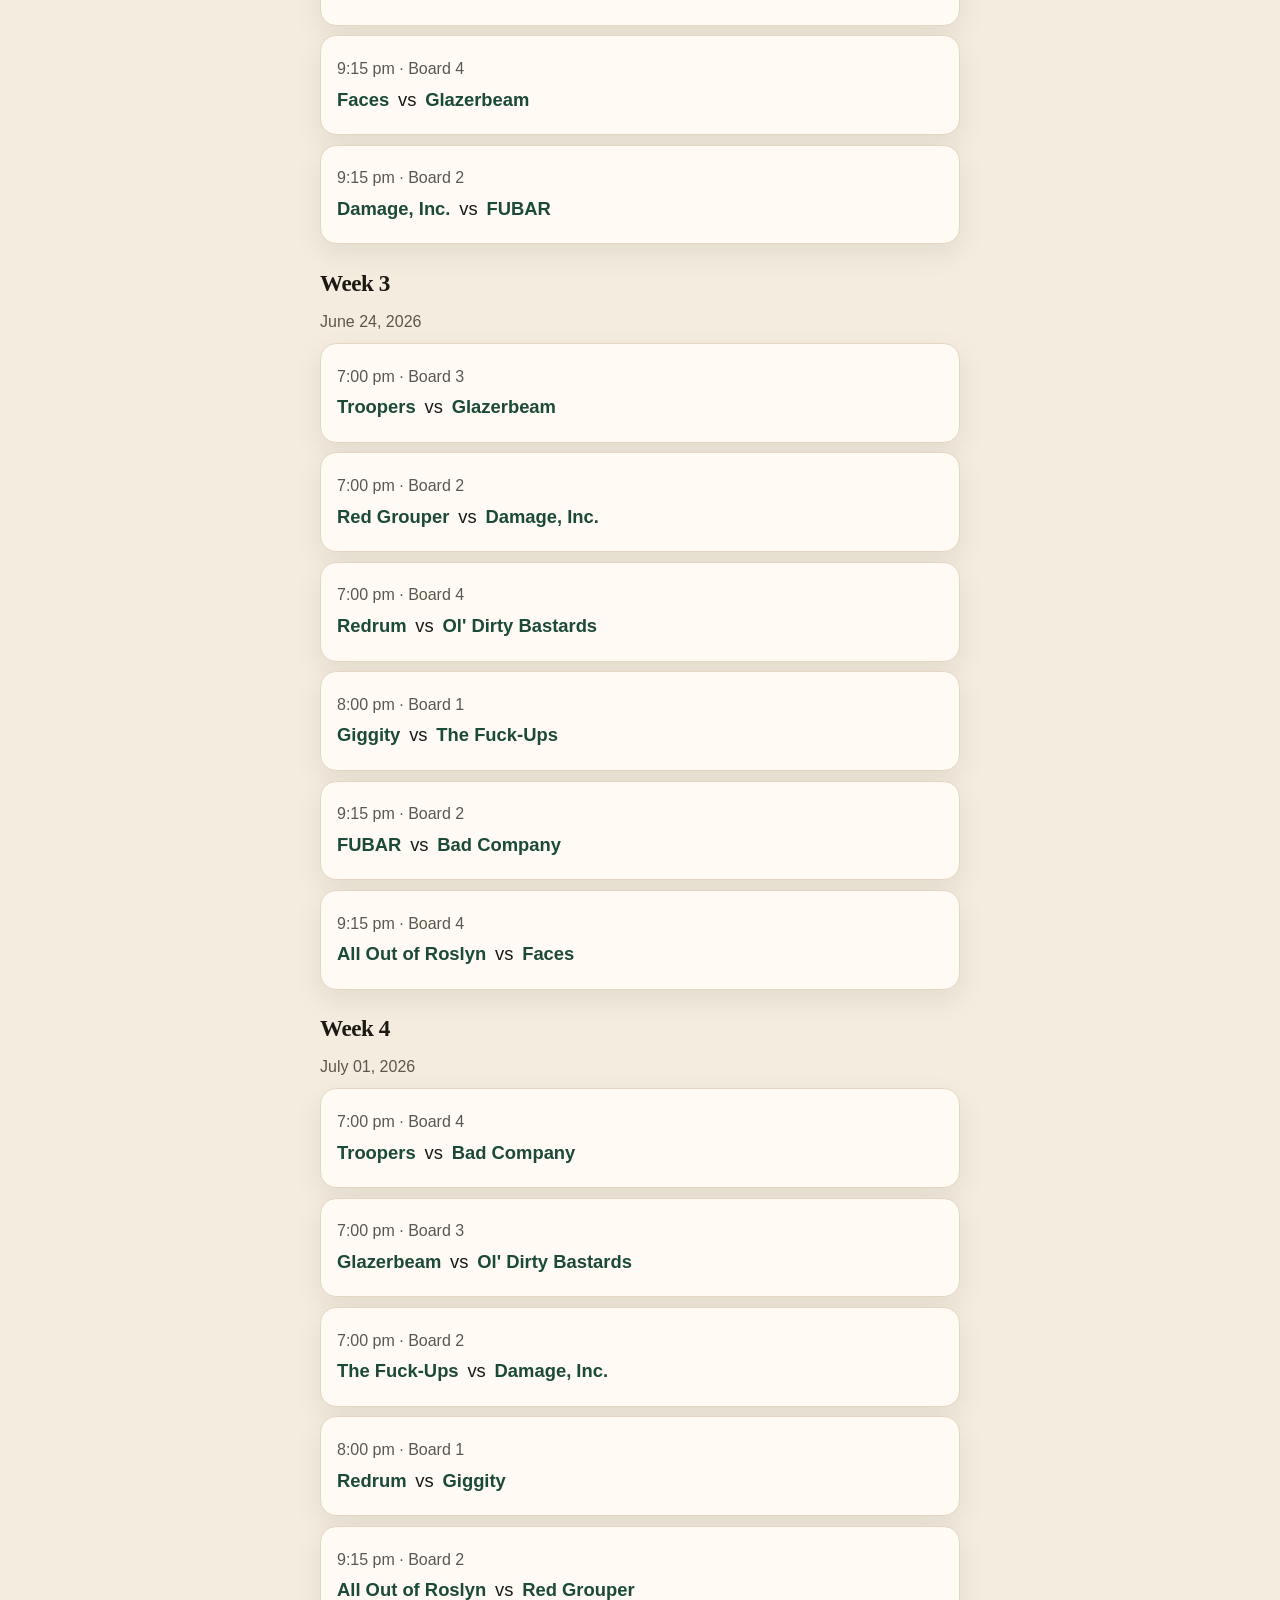
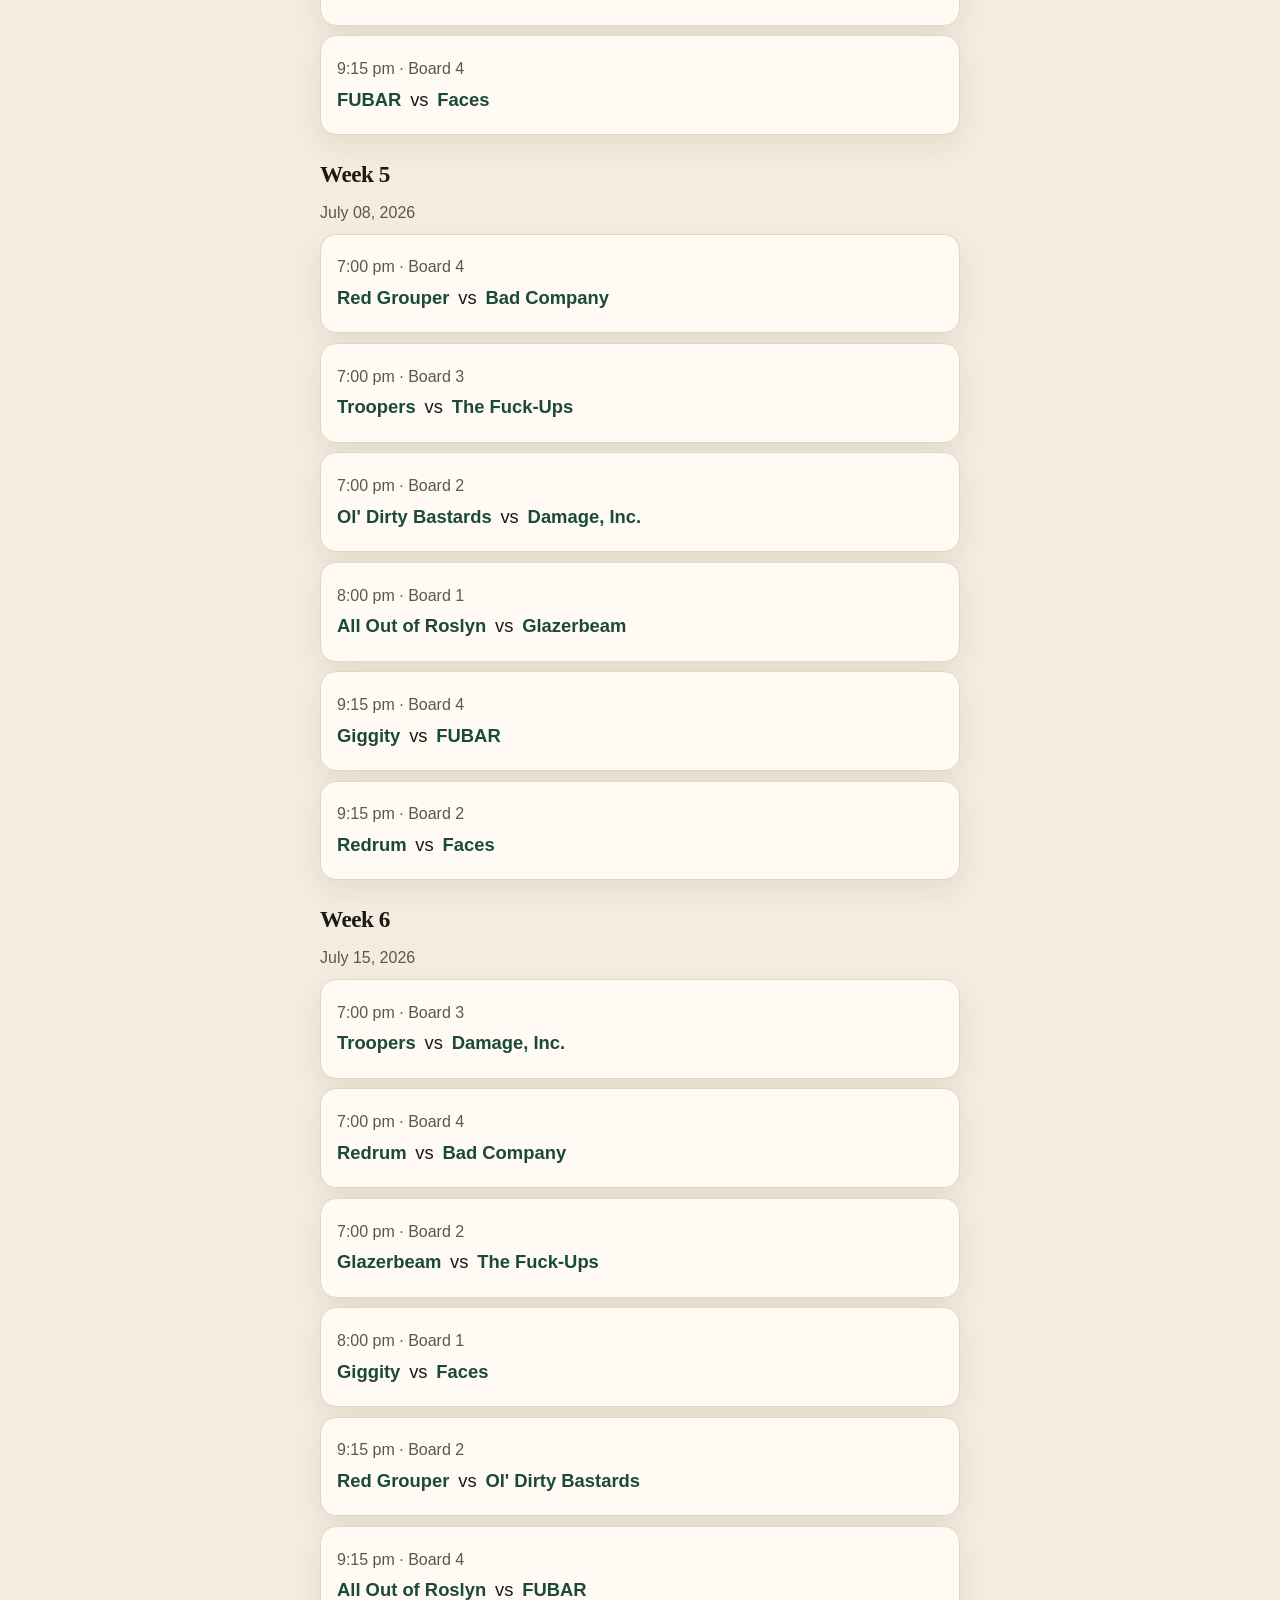
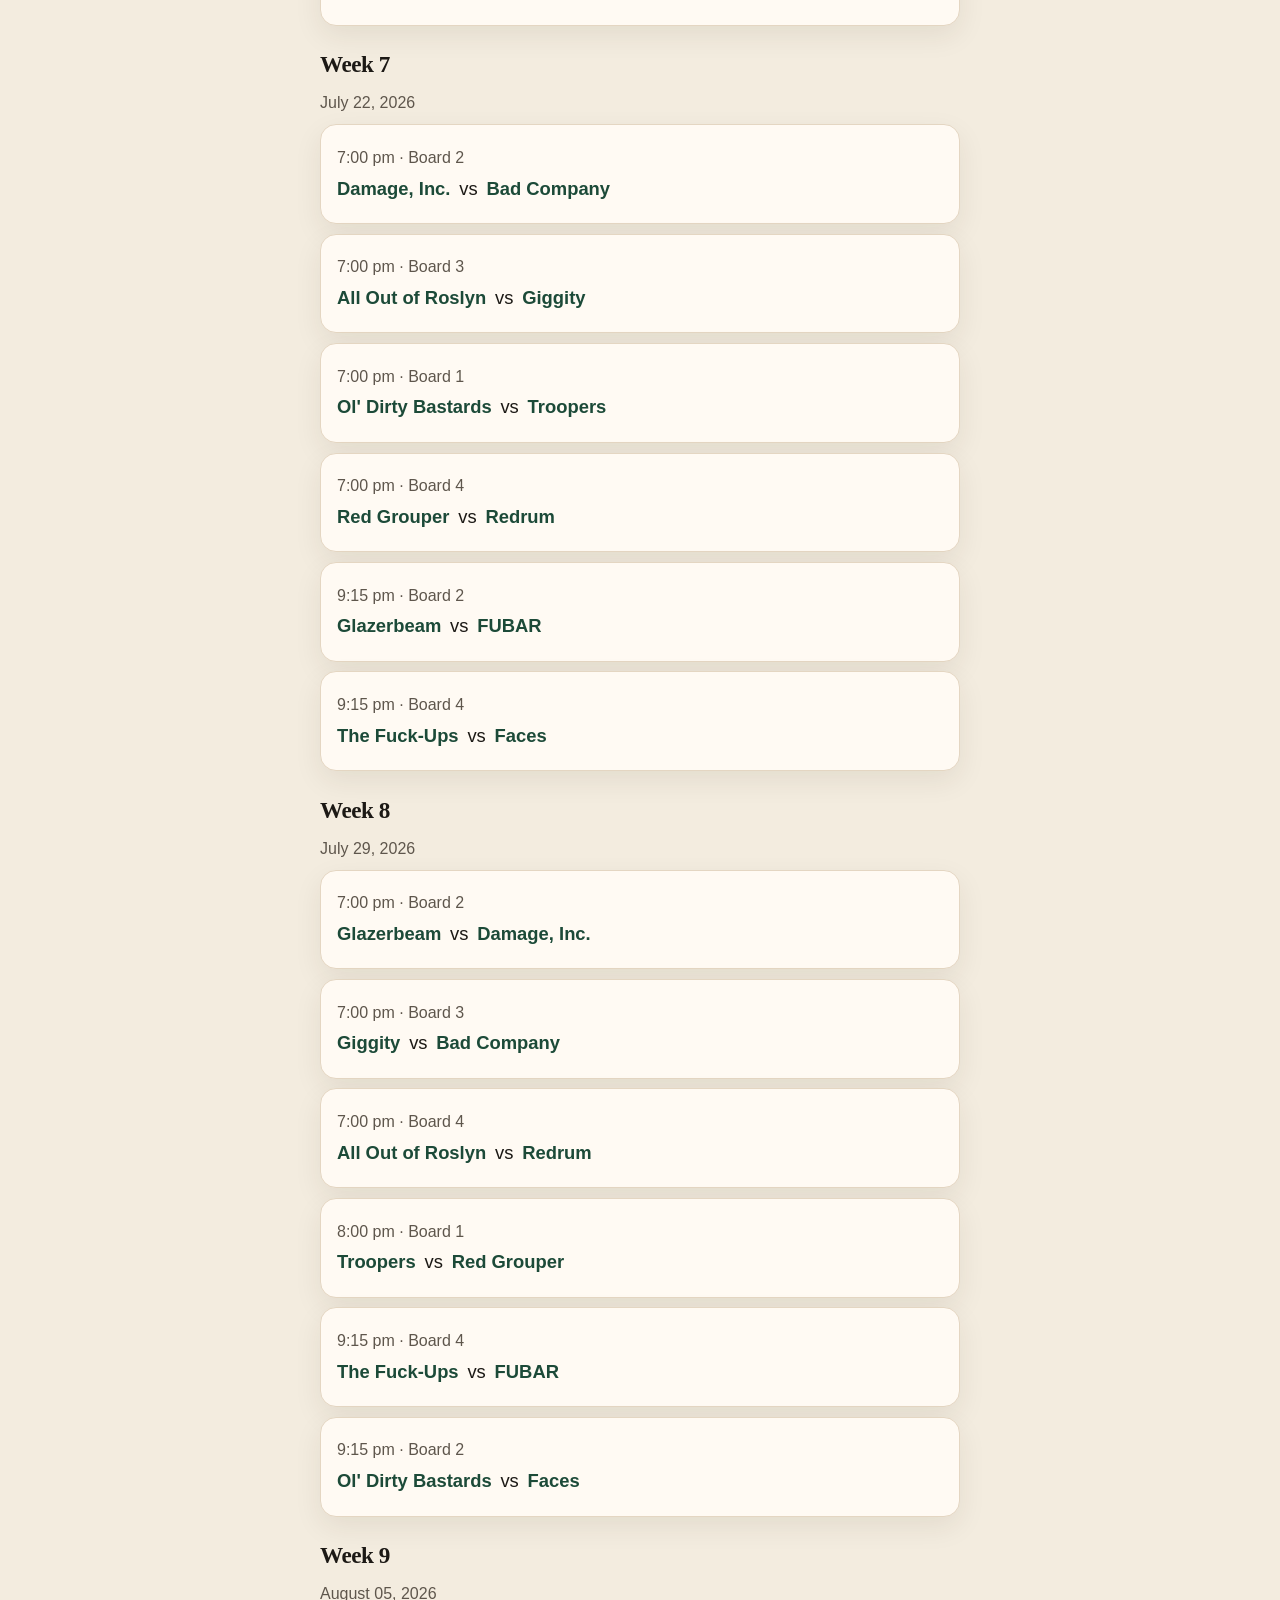
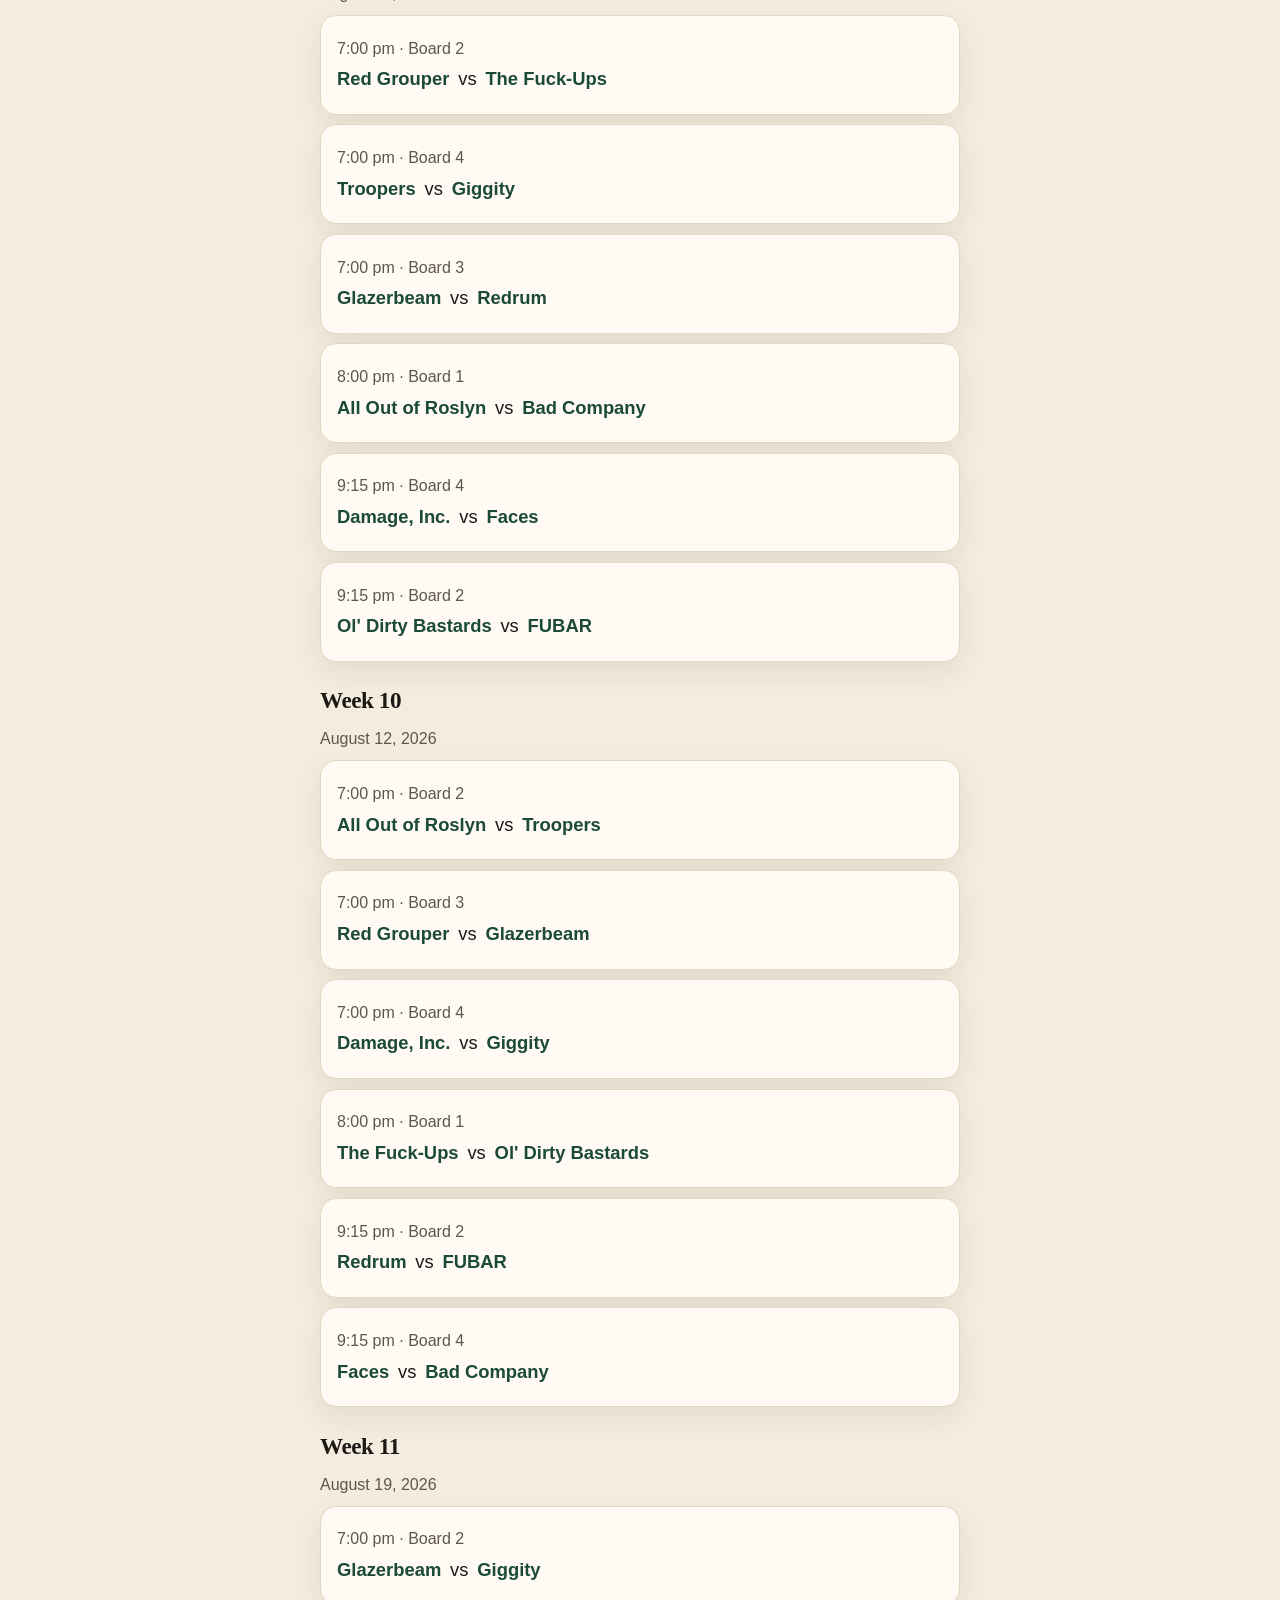
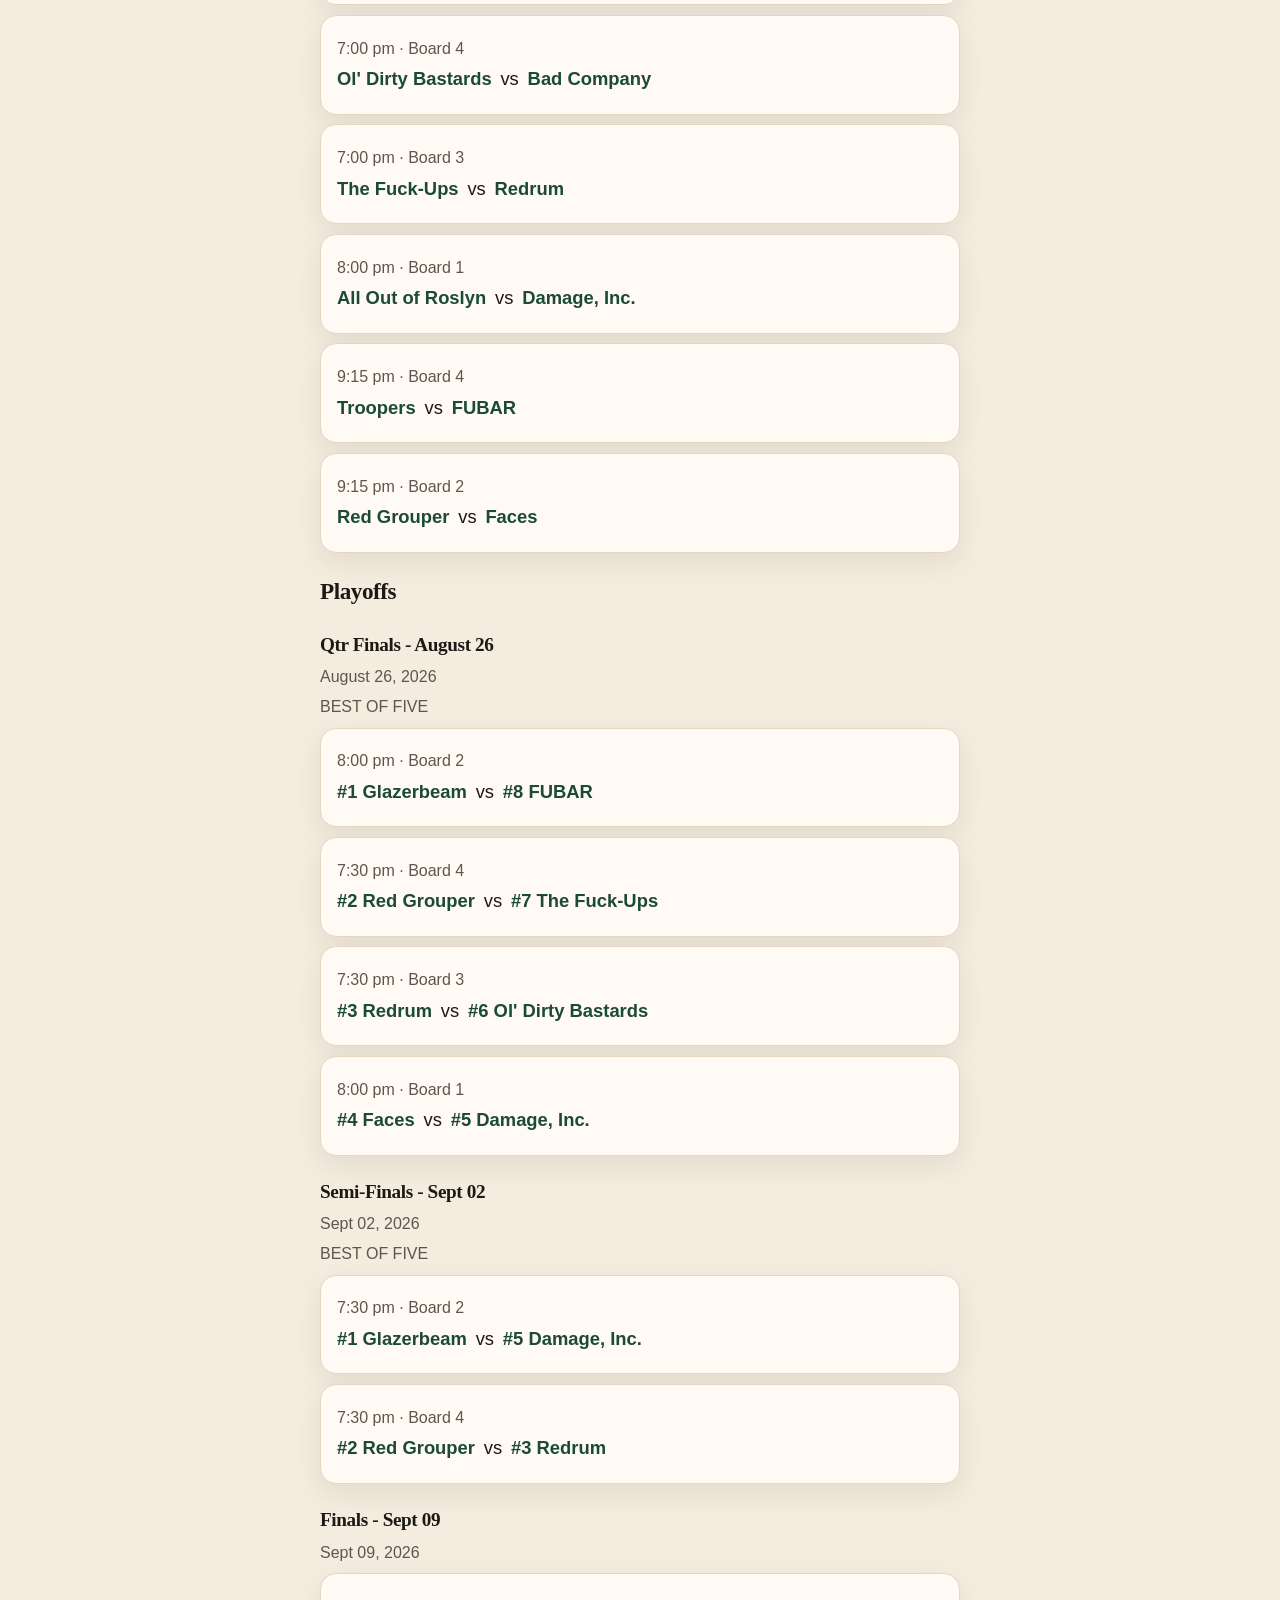
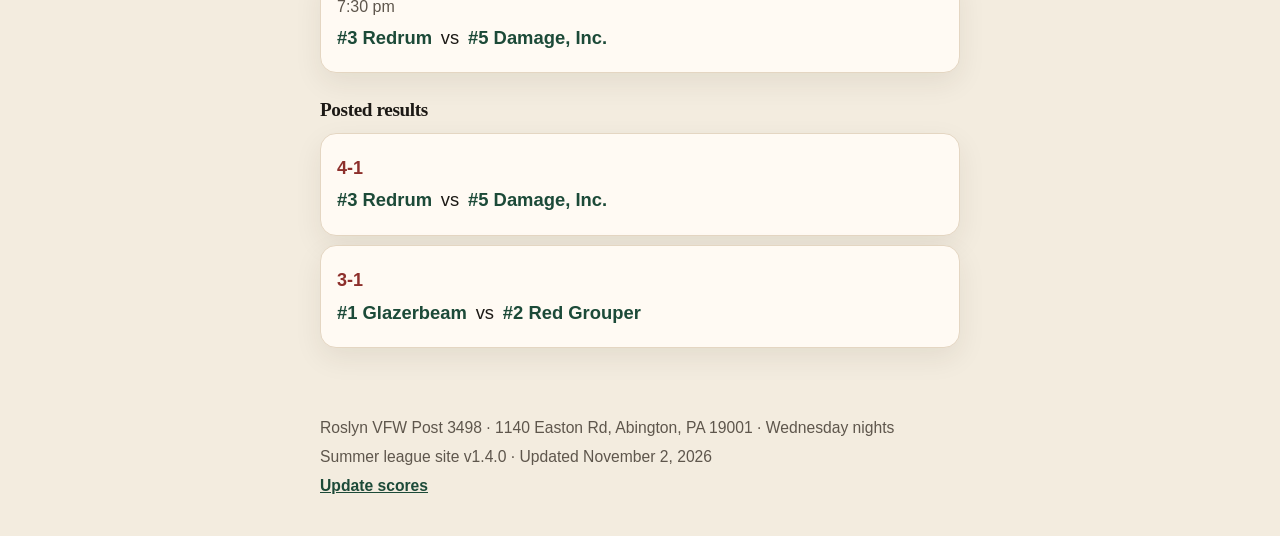
<file: schedule.html>
<!DOCTYPE html>
<html lang="en">
<head>
<meta charset="utf-8">
<meta name="viewport" content="width=device-width, initial-scale=1, viewport-fit=cover">
<meta name="theme-color" content="#1c4a38">
<script>
(function () {
  var theme = "light";
  try {
    var saved = localStorage.getItem("roslynDarts.theme");
    if (saved === "light" || saved === "dark") theme = saved;
    else if (window.matchMedia && matchMedia("(prefers-color-scheme: dark)").matches) theme = "dark";
  } catch (e) {}
  document.documentElement.setAttribute("data-theme", theme);
  var meta = document.querySelector('meta[name="theme-color"]');
  if (meta) meta.setAttribute("content", theme === "dark" ? "#10241c" : "#1c4a38");
})();
</script>
<meta name="description" content="Summer 2026 standings, averages, and schedule for Wednesday night darts at Roslyn VFW Post 3498.">
<title>Schedule · Roslyn VFW Darts</title>
<link rel="icon" href="favicon.svg">
<link rel="stylesheet" href="css/site.css?v=1.4.0">
</head>
<body data-page="schedule">
<a class="skip" href="#content">Skip to content</a>
<header class="top">
  <div class="top-inner">
    <div class="brand-row">
    <a class="brand" href="index.html"><span class="mark" aria-hidden="true"></span><span>Roslyn VFW Darts</span></a>
    <button type="button" class="theme-toggle" aria-pressed="false" aria-label="Switch to dark mode"><span class="theme-label">Dark</span></button>
  </div>
    <nav class="nav" aria-label="Sections">
      <a href="index.html" data-nav="home">Home</a>
      <a href="standings.html" data-nav="standings">Standings</a>
      <a href="players.html" data-nav="players">Players</a>
      <a href="teams.html" data-nav="teams">Teams</a>
      <a href="compare.html" data-nav="compare">Compare</a>
      <a href="schedule.html" data-nav="schedule">Schedule</a>
      <a href="awards.html" data-nav="awards">Awards</a>
      <a href="ginzburghs.html" data-nav="ginzburghs">Ginzburghs</a>
      <a href="rules.html" data-nav="rules">Rules</a>
    </nav>
    <form class="finder" role="search">
      <label><span class="sr">Find a player</span><input type="search" placeholder="Find a player" autocomplete="off" autocapitalize="none" autocorrect="off" spellcheck="false" enterkeyhint="search"></label>
      <div class="finder-results" role="listbox" hidden></div>
    </form>
  </div>
</header>
<main id="content" class="wrap">
  <p>Loading the Summer 2026 scores…</p>
</main>
<footer class="foot">
  <p>Roslyn VFW Post 3498 · 1140 Easton Rd, Abington, PA 19001 · Wednesday nights</p>
  <p>Summer league site <span data-version></span> · <span data-updated>Updated from the workbook</span></p>
  <p><a href="update.html">Update scores</a></p>
</footer>
<noscript><p class="wrap">This site needs JavaScript so it can read the league file.</p></noscript>
<script src="js/config.js?v=1.4.0"></script>
<script src="js/names.js?v=1.4.0"></script>
<script src="js/app.js?v=1.4.0"></script>
</body>
</html>
</file>
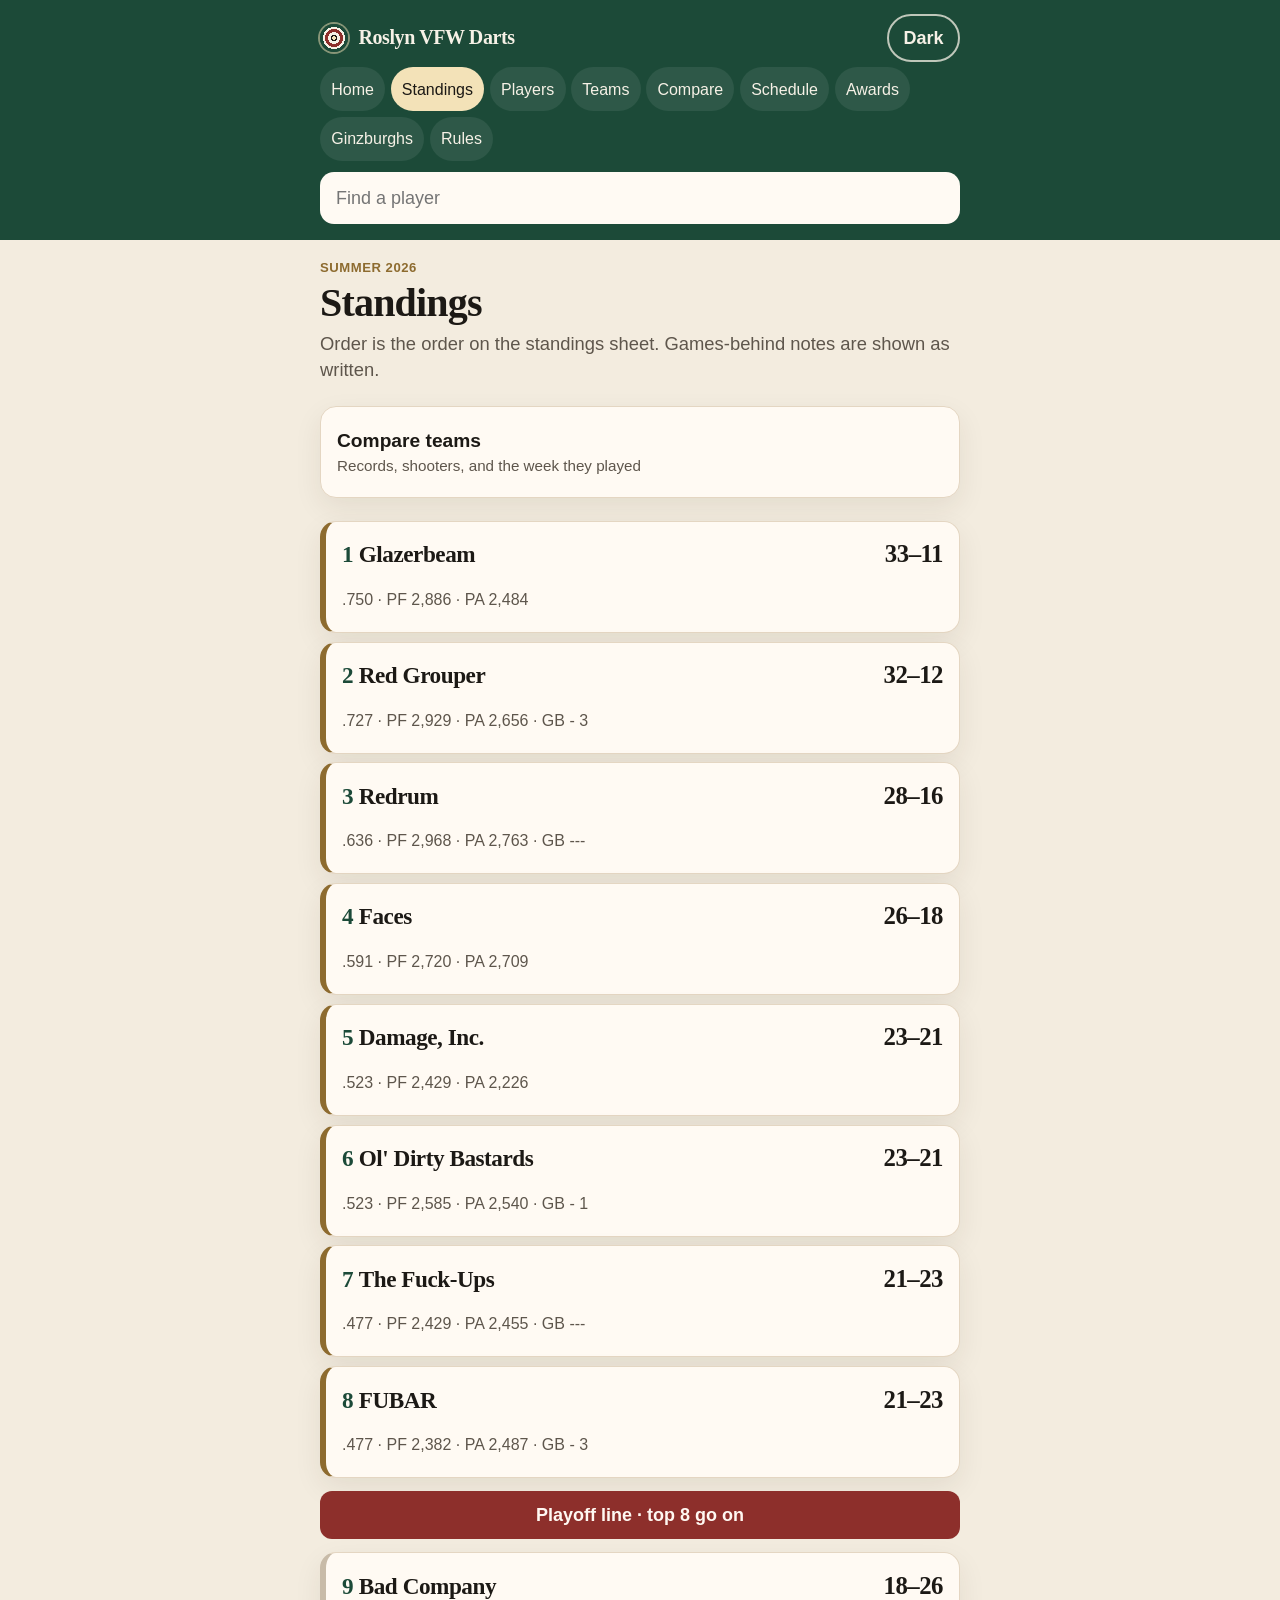
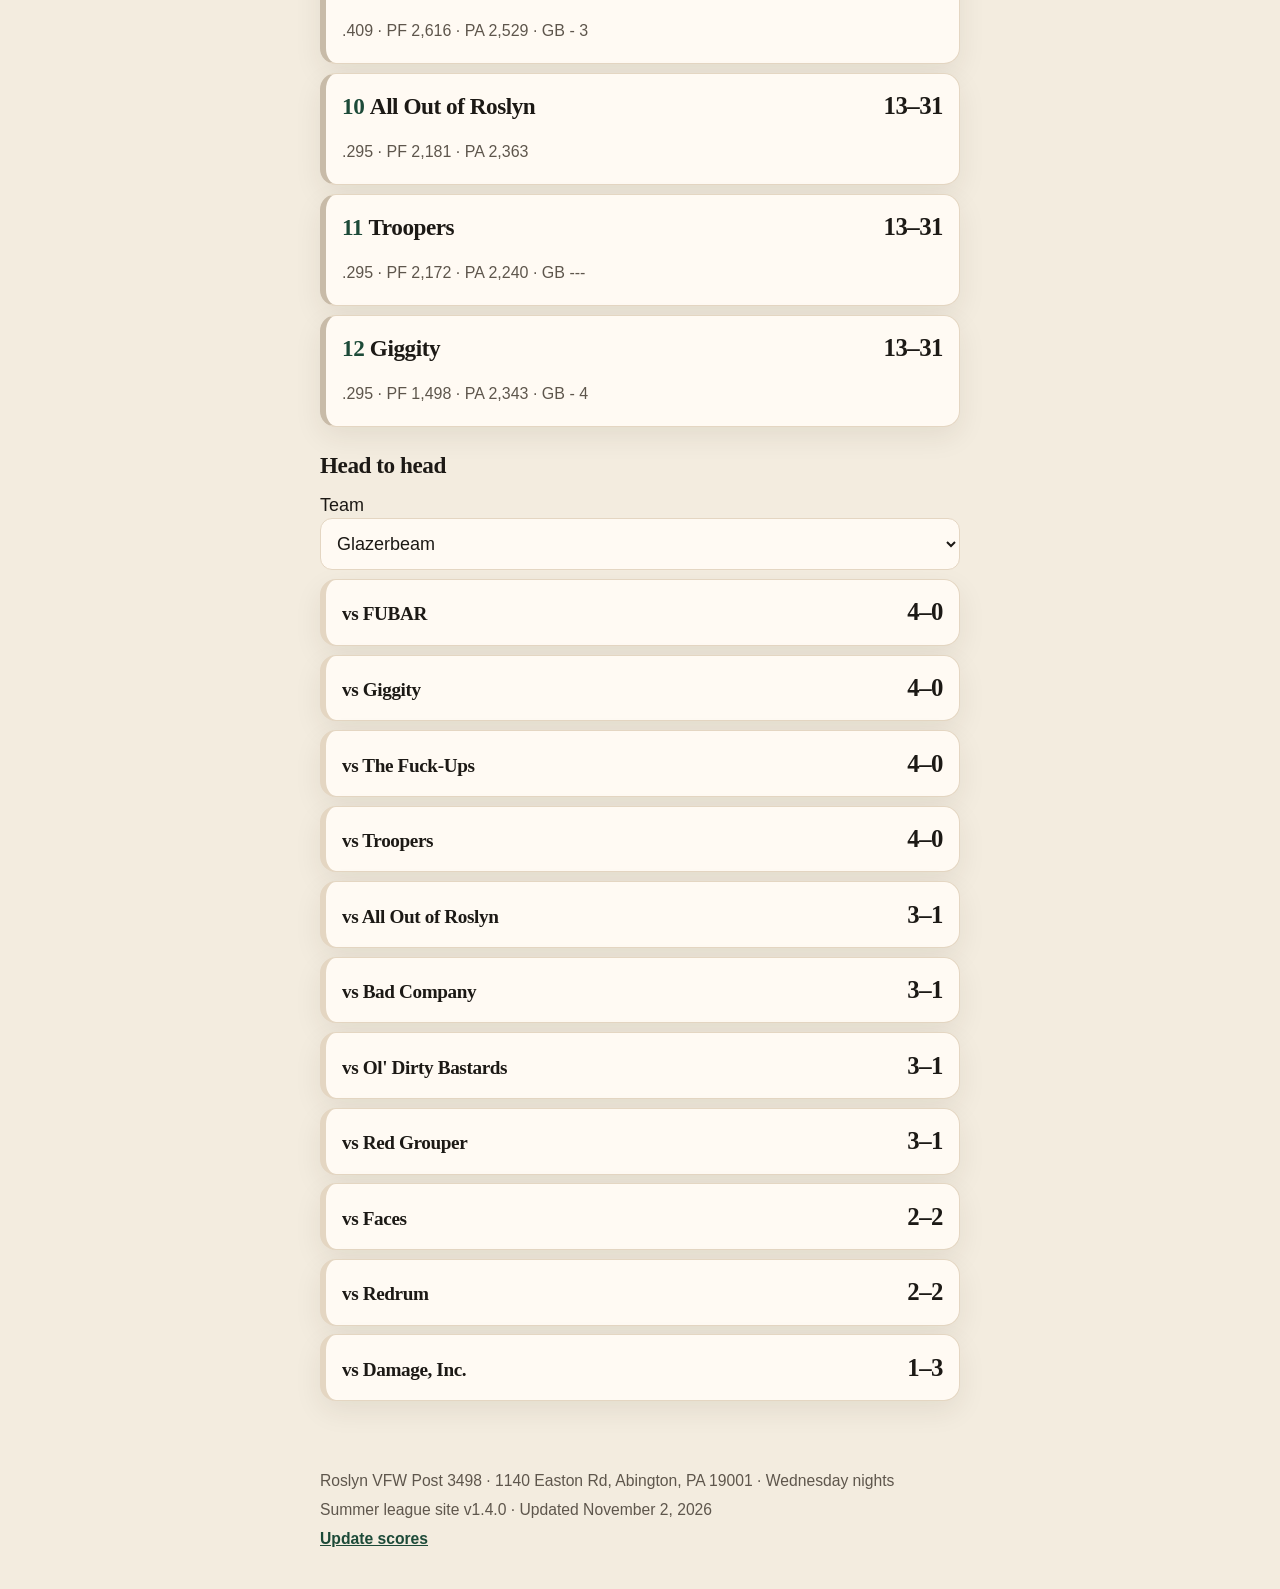
<file: standings.html>
<!DOCTYPE html>
<html lang="en">
<head>
<meta charset="utf-8">
<meta name="viewport" content="width=device-width, initial-scale=1, viewport-fit=cover">
<meta name="theme-color" content="#1c4a38">
<script>
(function () {
  var theme = "light";
  try {
    var saved = localStorage.getItem("roslynDarts.theme");
    if (saved === "light" || saved === "dark") theme = saved;
    else if (window.matchMedia && matchMedia("(prefers-color-scheme: dark)").matches) theme = "dark";
  } catch (e) {}
  document.documentElement.setAttribute("data-theme", theme);
  var meta = document.querySelector('meta[name="theme-color"]');
  if (meta) meta.setAttribute("content", theme === "dark" ? "#10241c" : "#1c4a38");
})();
</script>
<meta name="description" content="Summer 2026 standings, averages, and schedule for Wednesday night darts at Roslyn VFW Post 3498.">
<title>Standings · Roslyn VFW Darts</title>
<link rel="icon" href="favicon.svg">
<link rel="stylesheet" href="css/site.css?v=1.4.0">
</head>
<body data-page="standings">
<a class="skip" href="#content">Skip to content</a>
<header class="top">
  <div class="top-inner">
    <div class="brand-row">
    <a class="brand" href="index.html"><span class="mark" aria-hidden="true"></span><span>Roslyn VFW Darts</span></a>
    <button type="button" class="theme-toggle" aria-pressed="false" aria-label="Switch to dark mode"><span class="theme-label">Dark</span></button>
  </div>
    <nav class="nav" aria-label="Sections">
      <a href="index.html" data-nav="home">Home</a>
      <a href="standings.html" data-nav="standings">Standings</a>
      <a href="players.html" data-nav="players">Players</a>
      <a href="teams.html" data-nav="teams">Teams</a>
      <a href="compare.html" data-nav="compare">Compare</a>
      <a href="schedule.html" data-nav="schedule">Schedule</a>
      <a href="awards.html" data-nav="awards">Awards</a>
      <a href="ginzburghs.html" data-nav="ginzburghs">Ginzburghs</a>
      <a href="rules.html" data-nav="rules">Rules</a>
    </nav>
    <form class="finder" role="search">
      <label><span class="sr">Find a player</span><input type="search" placeholder="Find a player" autocomplete="off" autocapitalize="none" autocorrect="off" spellcheck="false" enterkeyhint="search"></label>
      <div class="finder-results" role="listbox" hidden></div>
    </form>
  </div>
</header>
<main id="content" class="wrap">
  <p>Loading the Summer 2026 scores…</p>
</main>
<footer class="foot">
  <p>Roslyn VFW Post 3498 · 1140 Easton Rd, Abington, PA 19001 · Wednesday nights</p>
  <p>Summer league site <span data-version></span> · <span data-updated>Updated from the workbook</span></p>
  <p><a href="update.html">Update scores</a></p>
</footer>
<noscript><p class="wrap">This site needs JavaScript so it can read the league file.</p></noscript>
<script src="js/config.js?v=1.4.0"></script>
<script src="js/names.js?v=1.4.0"></script>
<script src="js/app.js?v=1.4.0"></script>
</body>
</html>
</file>
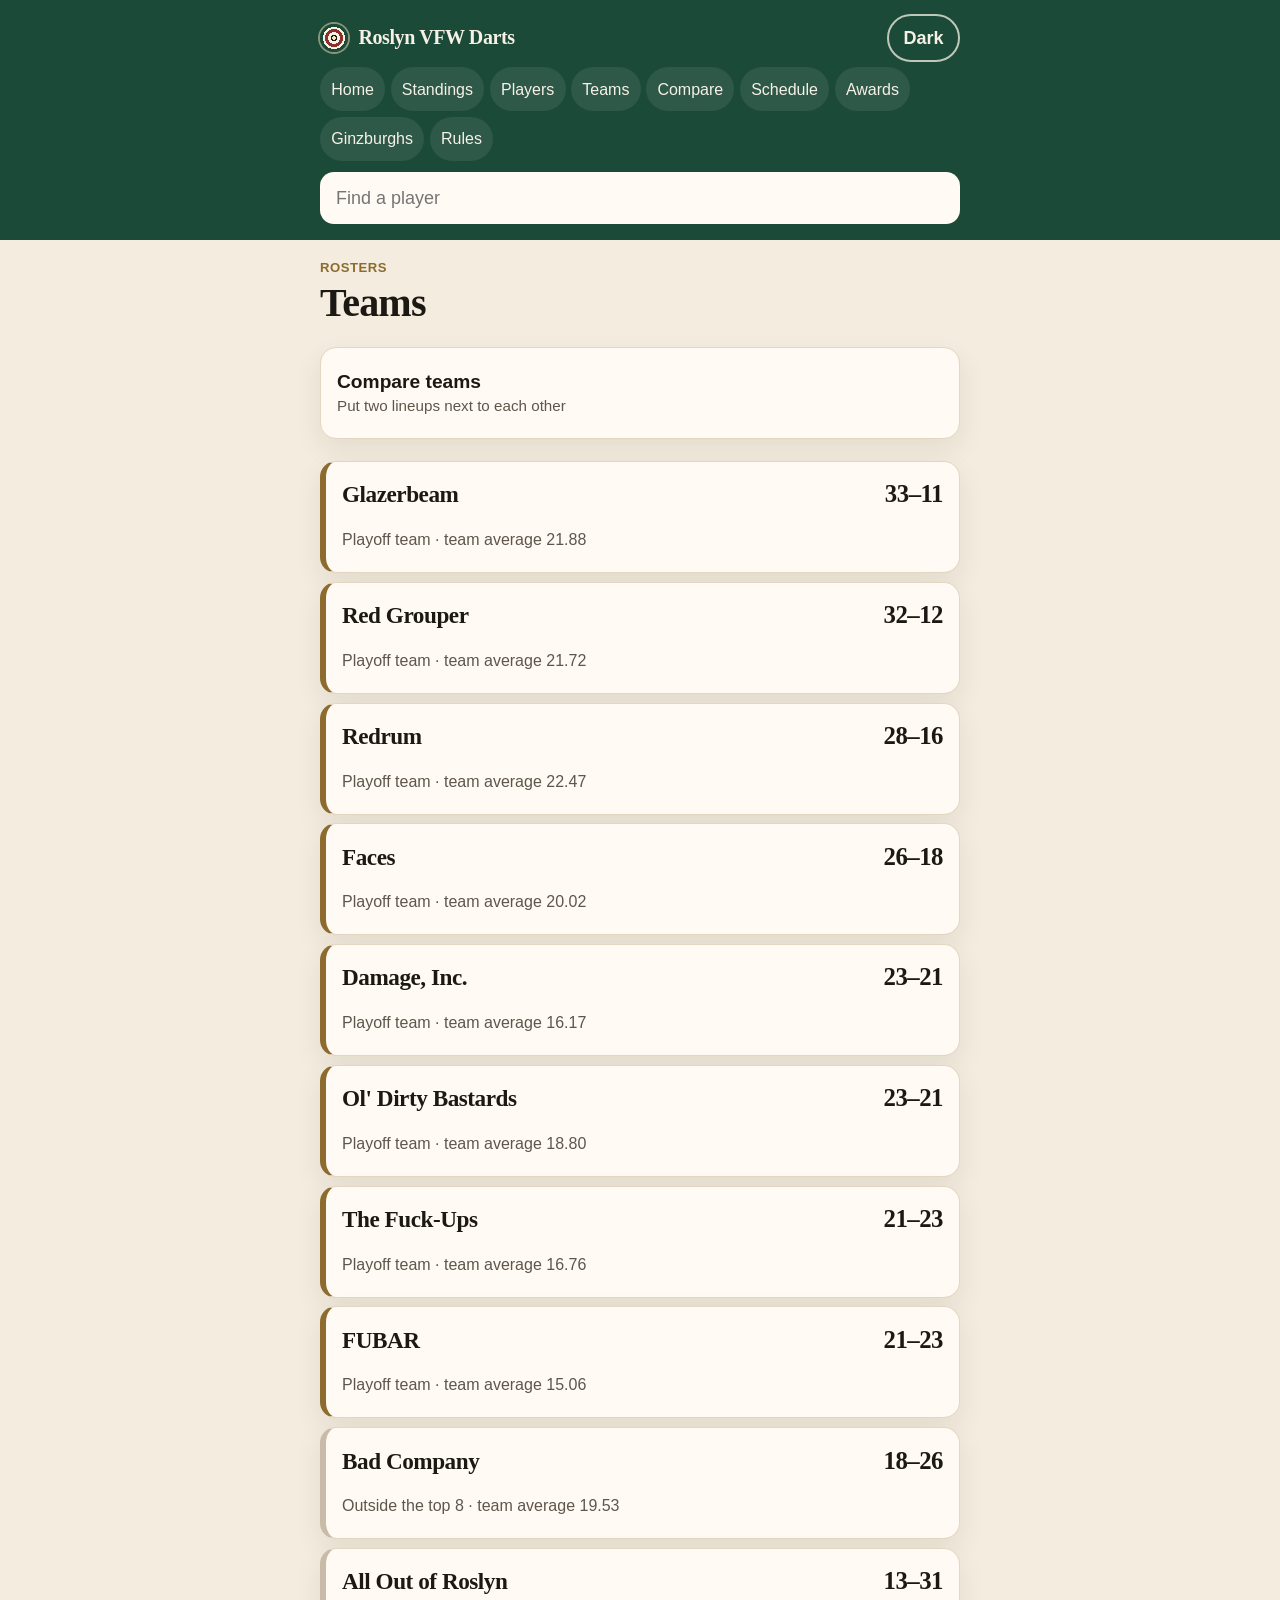
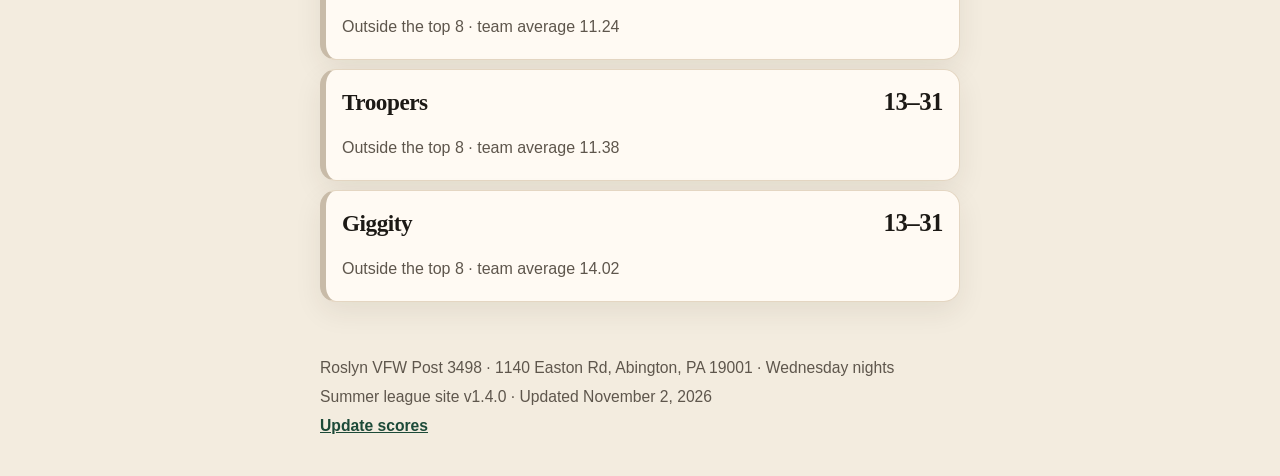
<file: team.html>
<!DOCTYPE html>
<html lang="en">
<head>
<meta charset="utf-8">
<meta name="viewport" content="width=device-width, initial-scale=1, viewport-fit=cover">
<meta name="theme-color" content="#1c4a38">
<script>
(function () {
  var theme = "light";
  try {
    var saved = localStorage.getItem("roslynDarts.theme");
    if (saved === "light" || saved === "dark") theme = saved;
    else if (window.matchMedia && matchMedia("(prefers-color-scheme: dark)").matches) theme = "dark";
  } catch (e) {}
  document.documentElement.setAttribute("data-theme", theme);
  var meta = document.querySelector('meta[name="theme-color"]');
  if (meta) meta.setAttribute("content", theme === "dark" ? "#10241c" : "#1c4a38");
})();
</script>
<meta name="description" content="Summer 2026 standings, averages, and schedule for Wednesday night darts at Roslyn VFW Post 3498.">
<title>Team · Roslyn VFW Darts</title>
<link rel="icon" href="favicon.svg">
<link rel="stylesheet" href="css/site.css?v=1.4.0">
</head>
<body data-page="team">
<a class="skip" href="#content">Skip to content</a>
<header class="top">
  <div class="top-inner">
    <div class="brand-row">
    <a class="brand" href="index.html"><span class="mark" aria-hidden="true"></span><span>Roslyn VFW Darts</span></a>
    <button type="button" class="theme-toggle" aria-pressed="false" aria-label="Switch to dark mode"><span class="theme-label">Dark</span></button>
  </div>
    <nav class="nav" aria-label="Sections">
      <a href="index.html" data-nav="home">Home</a>
      <a href="standings.html" data-nav="standings">Standings</a>
      <a href="players.html" data-nav="players">Players</a>
      <a href="teams.html" data-nav="teams">Teams</a>
      <a href="compare.html" data-nav="compare">Compare</a>
      <a href="schedule.html" data-nav="schedule">Schedule</a>
      <a href="awards.html" data-nav="awards">Awards</a>
      <a href="ginzburghs.html" data-nav="ginzburghs">Ginzburghs</a>
      <a href="rules.html" data-nav="rules">Rules</a>
    </nav>
    <form class="finder" role="search">
      <label><span class="sr">Find a player</span><input type="search" placeholder="Find a player" autocomplete="off" autocapitalize="none" autocorrect="off" spellcheck="false" enterkeyhint="search"></label>
      <div class="finder-results" role="listbox" hidden></div>
    </form>
  </div>
</header>
<main id="content" class="wrap">
  <p>Loading the Summer 2026 scores…</p>
</main>
<footer class="foot">
  <p>Roslyn VFW Post 3498 · 1140 Easton Rd, Abington, PA 19001 · Wednesday nights</p>
  <p>Summer league site <span data-version></span> · <span data-updated>Updated from the workbook</span></p>
  <p><a href="update.html">Update scores</a></p>
</footer>
<noscript><p class="wrap">This site needs JavaScript so it can read the league file.</p></noscript>
<script src="js/config.js?v=1.4.0"></script>
<script src="js/names.js?v=1.4.0"></script>
<script src="js/app.js?v=1.4.0"></script>
</body>
</html>
</file>
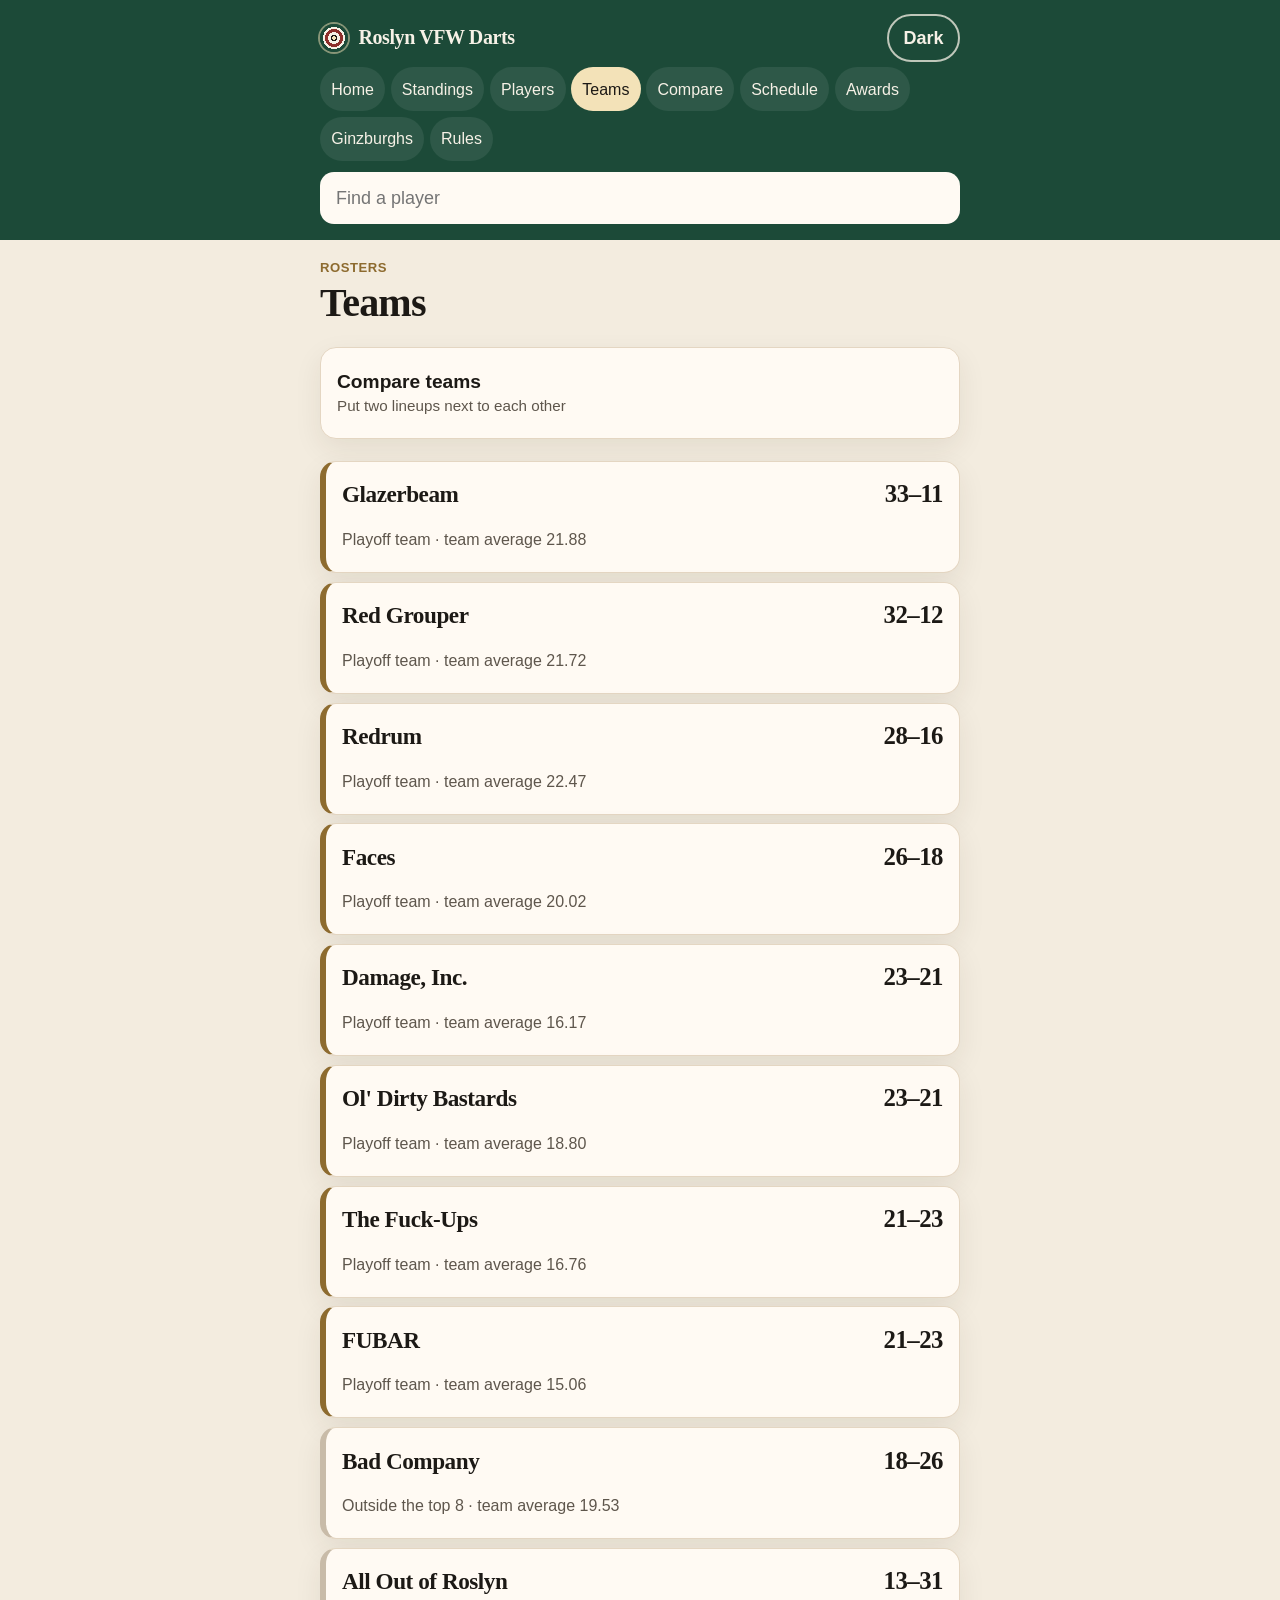
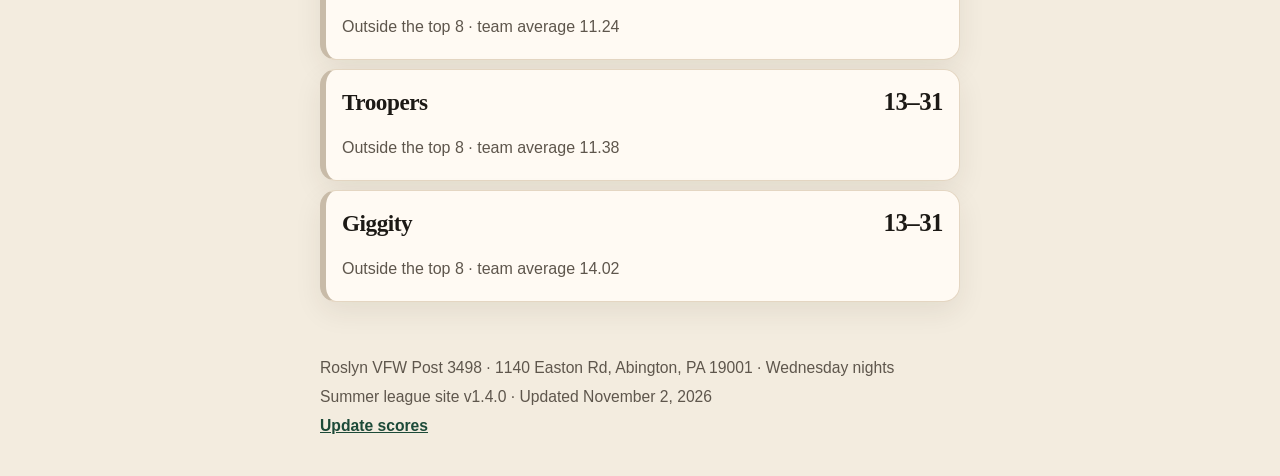
<file: teams.html>
<!DOCTYPE html>
<html lang="en">
<head>
<meta charset="utf-8">
<meta name="viewport" content="width=device-width, initial-scale=1, viewport-fit=cover">
<meta name="theme-color" content="#1c4a38">
<script>
(function () {
  var theme = "light";
  try {
    var saved = localStorage.getItem("roslynDarts.theme");
    if (saved === "light" || saved === "dark") theme = saved;
    else if (window.matchMedia && matchMedia("(prefers-color-scheme: dark)").matches) theme = "dark";
  } catch (e) {}
  document.documentElement.setAttribute("data-theme", theme);
  var meta = document.querySelector('meta[name="theme-color"]');
  if (meta) meta.setAttribute("content", theme === "dark" ? "#10241c" : "#1c4a38");
})();
</script>
<meta name="description" content="Summer 2026 standings, averages, and schedule for Wednesday night darts at Roslyn VFW Post 3498.">
<title>Teams · Roslyn VFW Darts</title>
<link rel="icon" href="favicon.svg">
<link rel="stylesheet" href="css/site.css?v=1.4.0">
</head>
<body data-page="teams">
<a class="skip" href="#content">Skip to content</a>
<header class="top">
  <div class="top-inner">
    <div class="brand-row">
    <a class="brand" href="index.html"><span class="mark" aria-hidden="true"></span><span>Roslyn VFW Darts</span></a>
    <button type="button" class="theme-toggle" aria-pressed="false" aria-label="Switch to dark mode"><span class="theme-label">Dark</span></button>
  </div>
    <nav class="nav" aria-label="Sections">
      <a href="index.html" data-nav="home">Home</a>
      <a href="standings.html" data-nav="standings">Standings</a>
      <a href="players.html" data-nav="players">Players</a>
      <a href="teams.html" data-nav="teams">Teams</a>
      <a href="compare.html" data-nav="compare">Compare</a>
      <a href="schedule.html" data-nav="schedule">Schedule</a>
      <a href="awards.html" data-nav="awards">Awards</a>
      <a href="ginzburghs.html" data-nav="ginzburghs">Ginzburghs</a>
      <a href="rules.html" data-nav="rules">Rules</a>
    </nav>
    <form class="finder" role="search">
      <label><span class="sr">Find a player</span><input type="search" placeholder="Find a player" autocomplete="off" autocapitalize="none" autocorrect="off" spellcheck="false" enterkeyhint="search"></label>
      <div class="finder-results" role="listbox" hidden></div>
    </form>
  </div>
</header>
<main id="content" class="wrap">
  <p>Loading the Summer 2026 scores…</p>
</main>
<footer class="foot">
  <p>Roslyn VFW Post 3498 · 1140 Easton Rd, Abington, PA 19001 · Wednesday nights</p>
  <p>Summer league site <span data-version></span> · <span data-updated>Updated from the workbook</span></p>
  <p><a href="update.html">Update scores</a></p>
</footer>
<noscript><p class="wrap">This site needs JavaScript so it can read the league file.</p></noscript>
<script src="js/config.js?v=1.4.0"></script>
<script src="js/names.js?v=1.4.0"></script>
<script src="js/app.js?v=1.4.0"></script>
</body>
</html>
</file>
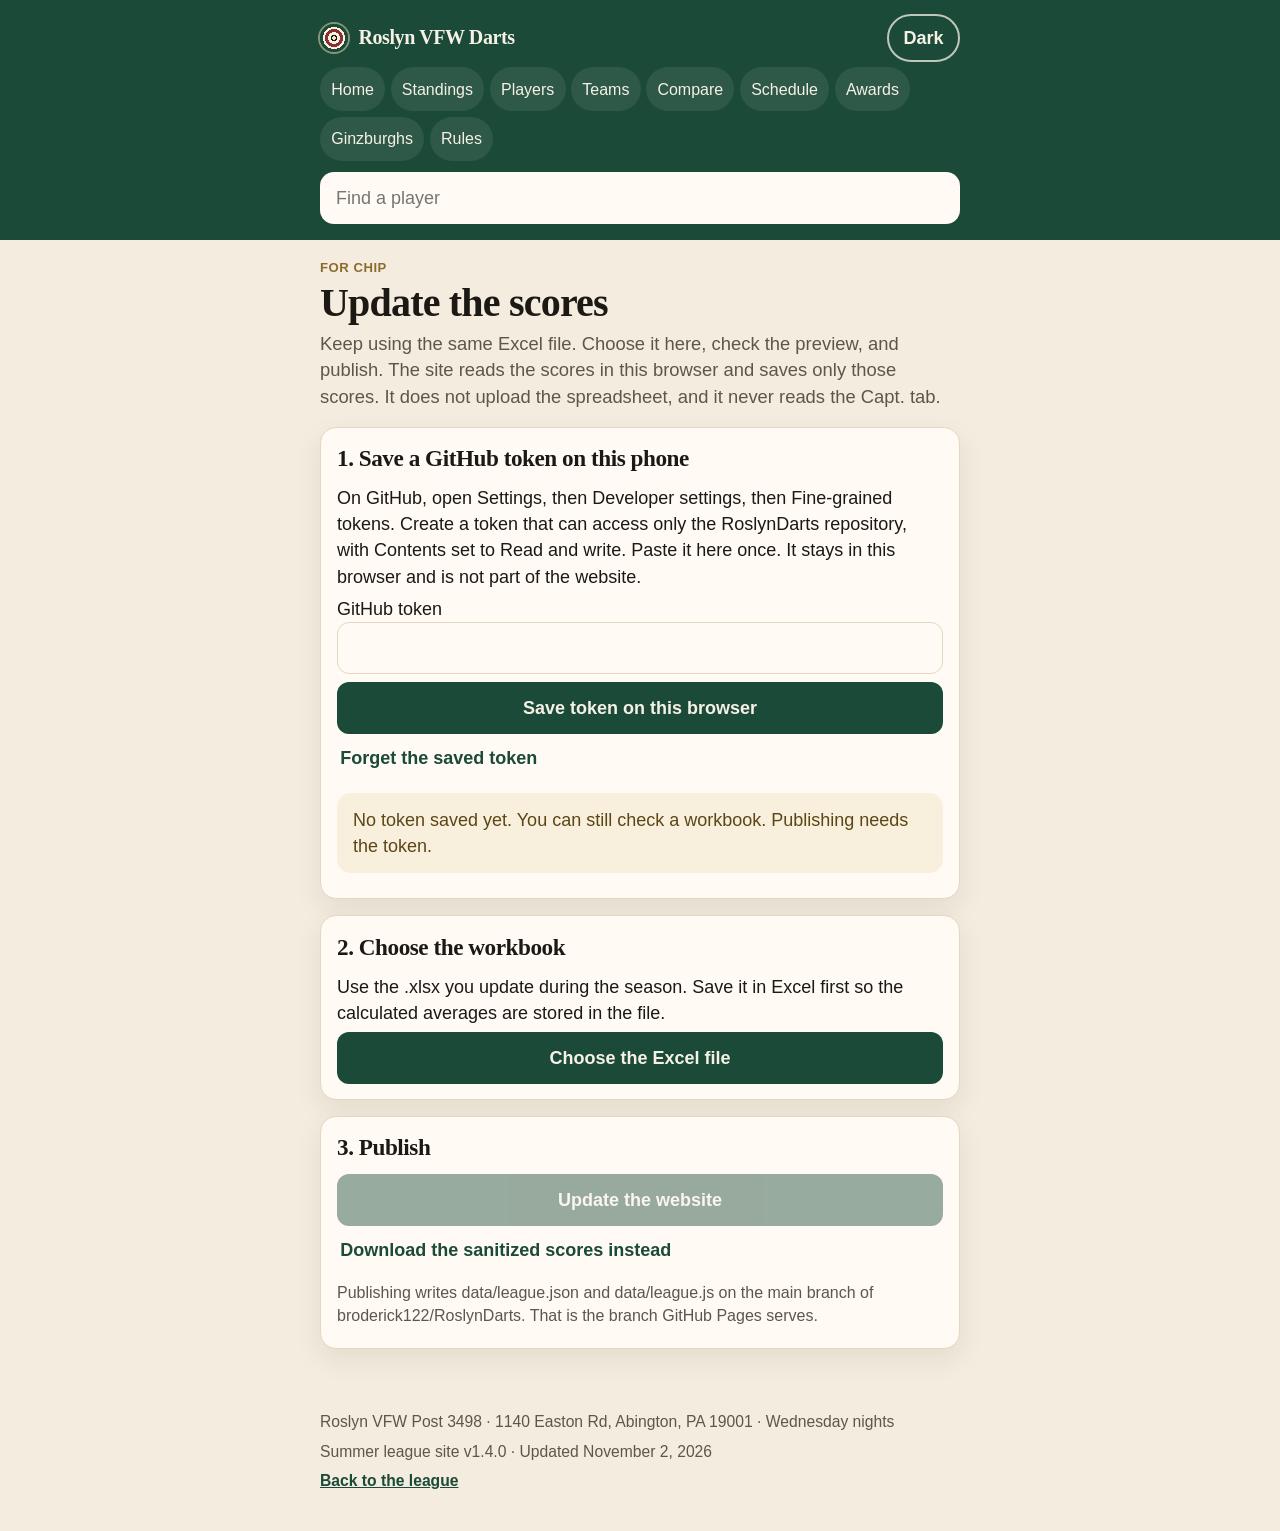
<file: update.html>
<!DOCTYPE html>
<html lang="en">
<head>
<meta charset="utf-8">
<meta name="viewport" content="width=device-width, initial-scale=1, viewport-fit=cover">
<meta name="theme-color" content="#1c4a38">
<script>
(function () {
  var theme = "light";
  try {
    var saved = localStorage.getItem("roslynDarts.theme");
    if (saved === "light" || saved === "dark") theme = saved;
    else if (window.matchMedia && matchMedia("(prefers-color-scheme: dark)").matches) theme = "dark";
  } catch (e) {}
  document.documentElement.setAttribute("data-theme", theme);
  var meta = document.querySelector('meta[name="theme-color"]');
  if (meta) meta.setAttribute("content", theme === "dark" ? "#10241c" : "#1c4a38");
})();
</script>
<title>Update scores · Roslyn VFW Darts</title>
<link rel="icon" href="favicon.svg">
<link rel="stylesheet" href="css/site.css?v=1.4.0">
</head>
<body data-page="update">
<a class="skip" href="#content">Skip to content</a>
<header class="top">
  <div class="top-inner">
    <div class="brand-row">
    <a class="brand" href="index.html"><span class="mark" aria-hidden="true"></span><span>Roslyn VFW Darts</span></a>
    <button type="button" class="theme-toggle" aria-pressed="false" aria-label="Switch to dark mode"><span class="theme-label">Dark</span></button>
  </div>
    <nav class="nav" aria-label="Sections">
      <a href="index.html" data-nav="home">Home</a>
      <a href="standings.html" data-nav="standings">Standings</a>
      <a href="players.html" data-nav="players">Players</a>
      <a href="teams.html" data-nav="teams">Teams</a>
      <a href="compare.html" data-nav="compare">Compare</a>
      <a href="schedule.html" data-nav="schedule">Schedule</a>
      <a href="awards.html" data-nav="awards">Awards</a>
      <a href="ginzburghs.html" data-nav="ginzburghs">Ginzburghs</a>
      <a href="rules.html" data-nav="rules">Rules</a>
    </nav>
    <form class="finder" role="search">
      <label><span class="sr">Find a player</span><input type="search" placeholder="Find a player" autocomplete="off" autocapitalize="none" autocorrect="off" spellcheck="false" enterkeyhint="search"></label>
      <div class="finder-results" role="listbox" hidden></div>
    </form>
  </div>
</header>
<main id="content" class="wrap">
  <p class="kicker">For Chip</p>
  <h1>Update the scores</h1>
  <p class="lede">Keep using the same Excel file. Choose it here, check the preview, and publish. The site reads the scores in this browser and saves only those scores. It does not upload the spreadsheet, and it never reads the Capt. tab.</p>
  <ol class="steps">
    <li class="panel" id="drop">
      <h2>1. Save a GitHub token on this phone</h2>
      <p>On GitHub, open Settings, then Developer settings, then Fine-grained tokens. Create a token that can access only the RoslynDarts repository, with Contents set to Read and write. Paste it here once. It stays in this browser and is not part of the website.</p>
      <form id="token-form" class="token-row">
        <label>GitHub token
          <input id="token" class="text-input" type="password" autocomplete="off" spellcheck="false">
        </label>
        <button class="primary" type="submit">Save token on this browser</button>
      </form>
      <button class="ghost" id="forget" type="button">Forget the saved token</button>
      <div id="token-status" class="banner warn" hidden></div>
    </li>
    <li class="panel">
      <h2>2. Choose the workbook</h2>
      <p>Use the .xlsx you update during the season. Save it in Excel first so the calculated averages are stored in the file.</p>
      <label class="filebtn">Choose the Excel file
        <input id="file" type="file" accept=".xlsx,.xlsm,application/vnd.openxmlformats-officedocument.spreadsheetml.sheet">
      </label>
      <div id="file-status" hidden></div>
    </li>
    <li class="panel">
      <h2>3. Publish</h2>
      <div id="preview" hidden></div>
      <button class="primary" id="publish" type="button" disabled>Update the website</button>
      <button class="ghost" id="download" type="button" hidden>Download the sanitized scores instead</button>
      <div id="publish-status" hidden></div>
      <p class="meta-line">Publishing writes data/league.json and data/league.js on the main branch of broderick122/RoslynDarts. That is the branch GitHub Pages serves.</p>
    </li>
  </ol>
</main>
<footer class="foot">
  <p>Roslyn VFW Post 3498 · 1140 Easton Rd, Abington, PA 19001 · Wednesday nights</p>
  <p>Summer league site <span data-version></span> · <span data-updated>Updated from the workbook</span></p>
  <p><a href="index.html">Back to the league</a></p>
</footer>
<script src="js/config.js?v=1.4.0"></script>
<script src="js/names.js?v=1.4.0"></script>
<script src="vendor/xlsx.full.min.js?v=1.4.0"></script>
<script src="js/parse-workbook.js?v=1.4.0"></script>
<script src="js/app.js?v=1.4.0"></script>
<script src="js/update.js?v=1.4.0"></script>
</body>
</html>
</file>
<file: css/site.css>
:root,
html[data-theme="light"] {
  color-scheme: light;
  --ink: #1c1915;
  --muted: #5e564c;
  --paper: #f3ecdf;
  --card: #fffaf3;
  --line: #e4d6c2;
  --green: #1c4a38;
  --link: #1c4a38;
  --gold: #8d6b2f;
  --gold-2: #f3e2b8;
  --brick: #8d2f2b;
  --cutoff-bg: #8d2f2b;
  --cutoff-ink: #fff8f2;
  --button: #1c4a38;
  --header: #1c4a38;
  --header-ink: #f6f1e6;
  --nav-current-bg: #f3e2b8;
  --nav-current-ink: #1c1915;
  --input: #fffaf3;
  --hit: #f7f0e2;
  --pill: #f3ecdf;
  --pill-ink: #1c1915;
  --pill-hot-bg: #f3e2b8;
  --pill-hot-ink: #1c1915;
  --forfeit-bg: #f8e6e2;
  --forfeit-ink: #6d221e;
  --out-border: #c8bba8;
  --on-primary: #f6f1e6;
  --glow: rgba(243, 226, 184, 0.7);
  --shadow: 0 10px 28px rgba(48, 32, 12, 0.08);
  --bad-bg: #f8e6e2;
  --bad-ink: #6d221e;
  --ok-bg: #e5f2ea;
  --ok-ink: #184833;
  --warn-bg: #f8f0dc;
  --warn-ink: #5c4516;
  --radius: 16px;
}

html[data-theme="dark"] {
  color-scheme: dark;
  --ink: #f6f1e6;
  --muted: #d7cbb8;
  --paper: #141210;
  --card: #241f1b;
  --line: #4d453c;
  --green: #9ddec0;
  --link: #9ddec0;
  --gold: #e6c98a;
  --gold-2: #e6c98a;
  --brick: #f0a8a2;
  --cutoff-bg: #8d2f2b;
  --cutoff-ink: #fff8f2;
  --button: #1d6b48;
  --header: #10241c;
  --header-ink: #f6f1e6;
  --nav-current-bg: #e6c98a;
  --nav-current-ink: #1a140c;
  --input: #2c2723;
  --hit: #332d28;
  --pill: #2c2723;
  --pill-ink: #f6f1e6;
  --pill-hot-bg: #5a4620;
  --pill-hot-ink: #f8edd4;
  --forfeit-bg: #4a2c2a;
  --forfeit-ink: #f6d2cc;
  --out-border: #6b6258;
  --on-primary: #f6f1e6;
  --glow: rgba(230, 201, 138, 0.16);
  --shadow: 0 10px 28px rgba(0, 0, 0, 0.35);
  --bad-bg: #3a2422;
  --bad-ink: #f6d2cc;
  --ok-bg: #1a3328;
  --ok-ink: #d7f0e4;
  --warn-bg: #3a321c;
  --warn-ink: #f6e7c3;
}

* { box-sizing: border-box; }

html, body {
  margin: 0;
  max-width: 100%;
  overflow-x: hidden;
}

body {
  min-height: 100vh;
  background:
    radial-gradient(1200px 400px at 50% -80px, var(--glow), transparent 60%),
    var(--paper);
  color: var(--ink);
  font-family: "Avenir Next", "Segoe UI", "Helvetica Neue", sans-serif;
  font-size: 1.125rem;
  line-height: 1.45;
}

h1, h2, h3, .brand, .record, .avg, .stat strong {
  font-family: Palatino, "Palatino Linotype", "Iowan Old Style", Georgia, serif;
  font-weight: 700;
  letter-spacing: -0.02em;
}

h1 { font-size: 2.1rem; line-height: 1.05; margin: 0 0 0.4rem; }
h2 { font-size: 1.45rem; margin: 0 0 0.6rem; }
h3 { font-size: 1.2rem; margin: 0; }
p { margin: 0.4rem 0; }
a { color: var(--link); }
img, svg, table { max-width: 100%; }

.skip {
  position: absolute;
  left: 0.5rem;
  top: -4rem;
  background: var(--ink);
  color: white;
  padding: 0.6rem 0.8rem;
  z-index: 30;
}
.skip:focus { top: 0.5rem; }

.top {
  background: var(--header);
  color: var(--header-ink);
}
.top a { color: inherit; text-decoration: none; }
.top-inner {
  max-width: 42rem;
  margin: 0 auto;
  padding: 0.85rem 1rem 1rem;
}
.brand-row {
  display: flex;
  align-items: center;
  justify-content: space-between;
  gap: 0.6rem;
}
.brand {
  display: inline-flex;
  align-items: center;
  gap: 0.65rem;
  font-size: 1.25rem;
  min-height: 48px;
  min-width: 0;
}
.theme-toggle {
  flex: none;
  min-height: 48px;
  min-width: 48px;
  padding: 0.35rem 0.9rem;
  border-radius: 999px;
  border: 2px solid rgba(246, 241, 230, 0.75);
  background: transparent;
  color: var(--header-ink);
  font: inherit;
  font-weight: 700;
  cursor: pointer;
}
.theme-toggle:focus-visible { outline-color: var(--header-ink); }
.mark {
  width: 28px;
  height: 28px;
  border-radius: 50%;
  background:
    radial-gradient(circle at 50% 50%,
      #f3e2b8 0 2px,
      #1c1915 2px 3.5px,
      #f6f1e6 3.5px 6px,
      #8d2f2b 6px 9px,
      #f6f1e6 9px 11px,
      #1c4a38 11px 14px);
  box-shadow: 0 0 0 2px rgba(243, 226, 184, 0.5);
  flex: none;
}
.nav {
  display: flex;
  flex-wrap: wrap;
  gap: 0.35rem;
  margin: 0.35rem 0 0.7rem;
}
.nav a {
  display: inline-flex;
  align-items: center;
  min-height: 44px;
  padding: 0.35rem 0.7rem;
  border-radius: 999px;
  background: rgba(255, 255, 255, 0.08);
  font-size: 1rem;
}
.nav a[aria-current="page"] {
  background: var(--nav-current-bg);
  color: var(--nav-current-ink);
}

.finder { position: relative; }
.finder label { display: block; }
.finder input {
  width: 100%;
  min-height: 52px;
  border: 0;
  border-radius: 14px;
  padding: 0.75rem 1rem;
  font: inherit;
  color: var(--ink);
  background: var(--input);
}
.finder input:focus { outline: 3px solid var(--gold-2); outline-offset: 2px; }
.finder-results {
  position: absolute;
  z-index: 20;
  left: 0;
  right: 0;
  top: calc(100% + 0.35rem);
  background: var(--card);
  color: var(--ink);
  border: 1px solid var(--line);
  border-radius: 14px;
  box-shadow: var(--shadow);
  max-height: 70vh;
  overflow: auto;
}
.finder-results .hit {
  display: flex;
  flex-direction: column;
  justify-content: center;
  gap: 0.1rem;
  min-height: 56px;
  padding: 0.65rem 1rem;
  text-decoration: none;
  color: inherit;
  border-bottom: 1px solid var(--line);
}
.finder-results .hit:last-child { border-bottom: 0; }
.finder-results .hit.is-active,
.finder-results .hit:hover { background: var(--hit); }
.hit-team { color: var(--muted); font-size: 0.95rem; }
.finder-results .empty { margin: 0; padding: 0.9rem 1rem; color: var(--muted); }
mark { background: var(--nav-current-bg); color: var(--nav-current-ink); border-radius: 4px; padding: 0 0.1rem; }

.wrap {
  max-width: 42rem;
  margin: 0 auto;
  padding: 1.1rem 1rem 2.5rem;
}
.kicker {
  color: var(--gold);
  font-weight: 700;
  letter-spacing: 0.04em;
  text-transform: uppercase;
  font-size: 0.82rem;
  margin: 0 0 0.35rem;
}
.lede { font-size: 1.15rem; color: var(--muted); }

.hero { margin-bottom: 1.1rem; }
.hero .finder input {
  font-size: 1.25rem;
  min-height: 60px;
  border: 1px solid var(--line);
}
.address { color: var(--muted); }

.snap-grid, .link-grid, .stat-grid, .lb-grid {
  display: grid;
  gap: 0.7rem;
}
.snap-grid, .stat-grid { grid-template-columns: 1fr 1fr; }
.link-grid { grid-template-columns: 1fr 1fr; }
.lb-grid { grid-template-columns: 1fr; }

.card, .team-card, .shooter, .link-card, .snap, .stat, .lb, .match, .week-block, .panel {
  background: var(--card);
  border: 1px solid var(--line);
  border-radius: var(--radius);
  box-shadow: var(--shadow);
}

.snap, .stat, .link-card {
  display: flex;
  flex-direction: column;
  justify-content: center;
  min-height: 92px;
  padding: 0.85rem 1rem;
  text-decoration: none;
  color: inherit;
}
.snap strong, .stat strong {
  font-size: 1.7rem;
  line-height: 1;
  margin-top: 0.2rem;
}
.snap span, .stat span, .link-card span { color: var(--muted); font-size: 0.95rem; }
.link-card strong { font-size: 1.2rem; }

.section { margin: 1.4rem 0; }

.team-card, .shooter {
  display: block;
  padding: 0.9rem 1rem;
  margin: 0.55rem 0;
  text-decoration: none;
  color: inherit;
  border-left: 6px solid var(--line);
}
.team-card.playoff, .shooter { border-left-color: var(--gold); }
.team-card.out { border-left-color: var(--out-border); }
.card-top, .shooter-top {
  display: flex;
  justify-content: space-between;
  gap: 0.75rem;
  align-items: baseline;
}
.rank {
  color: var(--link);
  font-variant-numeric: tabular-nums;
  margin-right: 0.35rem;
}
.record, .avg {
  font-size: 1.55rem;
  font-variant-numeric: tabular-nums;
  white-space: nowrap;
}
.meta-line { color: var(--muted); font-size: 1rem; }
.cutoff {
  margin: 0.8rem 0;
  padding: 0.7rem 0.9rem;
  border-radius: 12px;
  background: var(--cutoff-bg);
  color: var(--cutoff-ink);
  font-weight: 700;
  text-align: center;
}

.tools {
  display: grid;
  gap: 0.6rem;
  margin: 0.8rem 0 0.4rem;
}
.tools label { font-size: 0.95rem; color: var(--muted); display: grid; gap: 0.25rem; }
select, .text-input, button.primary, .filebtn {
  min-height: 52px;
  border-radius: 12px;
  font: inherit;
}
select, .text-input {
  width: 100%;
  padding: 0.6rem 0.75rem;
  border: 1px solid var(--line);
  background: var(--input);
  color: var(--ink);
}
button.primary, .filebtn {
  display: inline-flex;
  align-items: center;
  justify-content: center;
  width: 100%;
  padding: 0.75rem 1rem;
  border: 0;
  background: var(--button);
  color: var(--on-primary);
  font-weight: 700;
  cursor: pointer;
}
button.primary:disabled { opacity: 0.45; cursor: not-allowed; }
button.ghost, a.ghost {
  display: inline-flex;
  align-items: center;
  min-height: 48px;
  padding: 0.4rem 0.2rem;
  background: none;
  border: 0;
  color: var(--link);
  font: inherit;
  font-weight: 700;
  cursor: pointer;
  text-decoration: none;
}
.filebtn { position: relative; overflow: hidden; }
.filebtn input {
  position: absolute;
  inset: 0;
  opacity: 0;
  cursor: pointer;
  font-size: 1.2rem;
}

.banner {
  padding: 0.85rem 1rem;
  border-radius: 14px;
  margin: 0.7rem 0;
}
.banner.bad { background: var(--bad-bg); color: var(--bad-ink); }
.banner.ok { background: var(--ok-bg); color: var(--ok-ink); }
.banner.warn { background: var(--warn-bg); color: var(--warn-ink); }
.banner ul { margin: 0.4rem 0 0; padding-left: 1.1rem; }

.lb { padding: 0.9rem 1rem 1rem; }
.lb ol { margin: 0.4rem 0 0; padding-left: 1.3rem; }
.lb a { text-decoration: none; font-weight: 700; }
.lb li { margin: 0.28rem 0; }

.pills { display: flex; flex-wrap: wrap; gap: 0.4rem; margin: 0.45rem 0; }
.pill {
  min-width: 48px;
  min-height: 48px;
  display: inline-flex;
  align-items: center;
  justify-content: center;
  padding: 0.2rem 0.55rem;
  border-radius: 12px;
  background: var(--pill);
  color: var(--pill-ink);
  border: 1px solid var(--line);
  font-variant-numeric: tabular-nums;
  font-weight: 700;
}
.pill.hot { background: var(--pill-hot-bg); color: var(--pill-hot-ink); border-color: var(--gold); }
.thirty-row {
  display: flex;
  align-items: center;
  gap: 0.75rem;
  margin: 0.55rem 0;
  min-width: 0;
}
.thirty-row .pill { flex: none; }
.thirty-row > div { min-width: 0; }
.thirty-row .meta-line { margin: 0; overflow-wrap: anywhere; }
.pill.forfeit { background: var(--forfeit-bg); color: var(--forfeit-ink); }
.pill.empty { color: var(--muted); }

.week-block, .match, .panel { padding: 0.9rem 1rem; margin: 0.6rem 0; }
.versus {
  display: flex;
  flex-wrap: wrap;
  gap: 0.35rem 0.55rem;
  align-items: baseline;
  font-size: 1.15rem;
}
.versus a { font-weight: 700; text-decoration: none; }
.score-flag {
  font-weight: 700;
  color: var(--brick);
}

.prose p { margin: 0.75rem 0; }
.spread {
  display: grid;
  grid-template-columns: 1fr 1fr;
  gap: 0.25rem 0.8rem;
}
.spread div {
  display: flex;
  justify-content: space-between;
  gap: 0.5rem;
  padding: 0.35rem 0;
  border-bottom: 1px solid var(--line);
  font-variant-numeric: tabular-nums;
}

.steps { margin: 0; padding: 0; list-style: none; }
.steps > li { margin: 1rem 0; }
.token-row { display: grid; gap: 0.5rem; }

.foot {
  max-width: 42rem;
  margin: 0 auto;
  padding: 0 1rem 2rem;
  color: var(--muted);
  font-size: 0.98rem;
}
.foot a { font-weight: 700; }

.sr {
  position: absolute;
  width: 1px;
  height: 1px;
  padding: 0;
  margin: -1px;
  overflow: hidden;
  clip: rect(0, 0, 0, 0);
  border: 0;
}

:focus-visible { outline: 3px solid var(--gold); outline-offset: 2px; }

.ginz-find {
  display: grid;
  gap: 0.35rem;
  margin: 0.8rem 0 0.4rem;
}
.cmp-row { margin: 1rem 0; }
.cmp-row h2 { font-size: 1.15rem; }
.cmp-pair {
  display: grid;
  grid-template-columns: 1fr 1fr;
  gap: 0.55rem;
}
.cmp-pair > div {
  background: var(--card);
  border: 1px solid var(--line);
  border-radius: 14px;
  padding: 0.75rem 0.7rem;
  min-width: 0;
}
.cmp-team {
  display: block;
  color: var(--muted);
  font-size: 0.92rem;
  overflow-wrap: anywhere;
  margin-bottom: 0.2rem;
}
.cmp-pair strong {
  display: block;
  font-family: Palatino, "Palatino Linotype", Georgia, serif;
  font-size: 1.45rem;
  line-height: 1.1;
  font-variant-numeric: tabular-nums;
}
.cmp-ol {
  list-style: none;
  margin: 0.2rem 0 0;
  padding: 0;
}
.cmp-ol a {
  display: flex;
  flex-direction: column;
  justify-content: center;
  min-height: 48px;
  text-decoration: none;
  font-weight: 700;
  overflow-wrap: anywhere;
}
.cmp-ol span {
  color: var(--muted);
  font-weight: 500;
}

@media (min-width: 720px) {
  .lb-grid { grid-template-columns: 1fr 1fr; }
  .tools { grid-template-columns: 1fr 1fr; }
  h1 { font-size: 2.5rem; }
}
</file>
